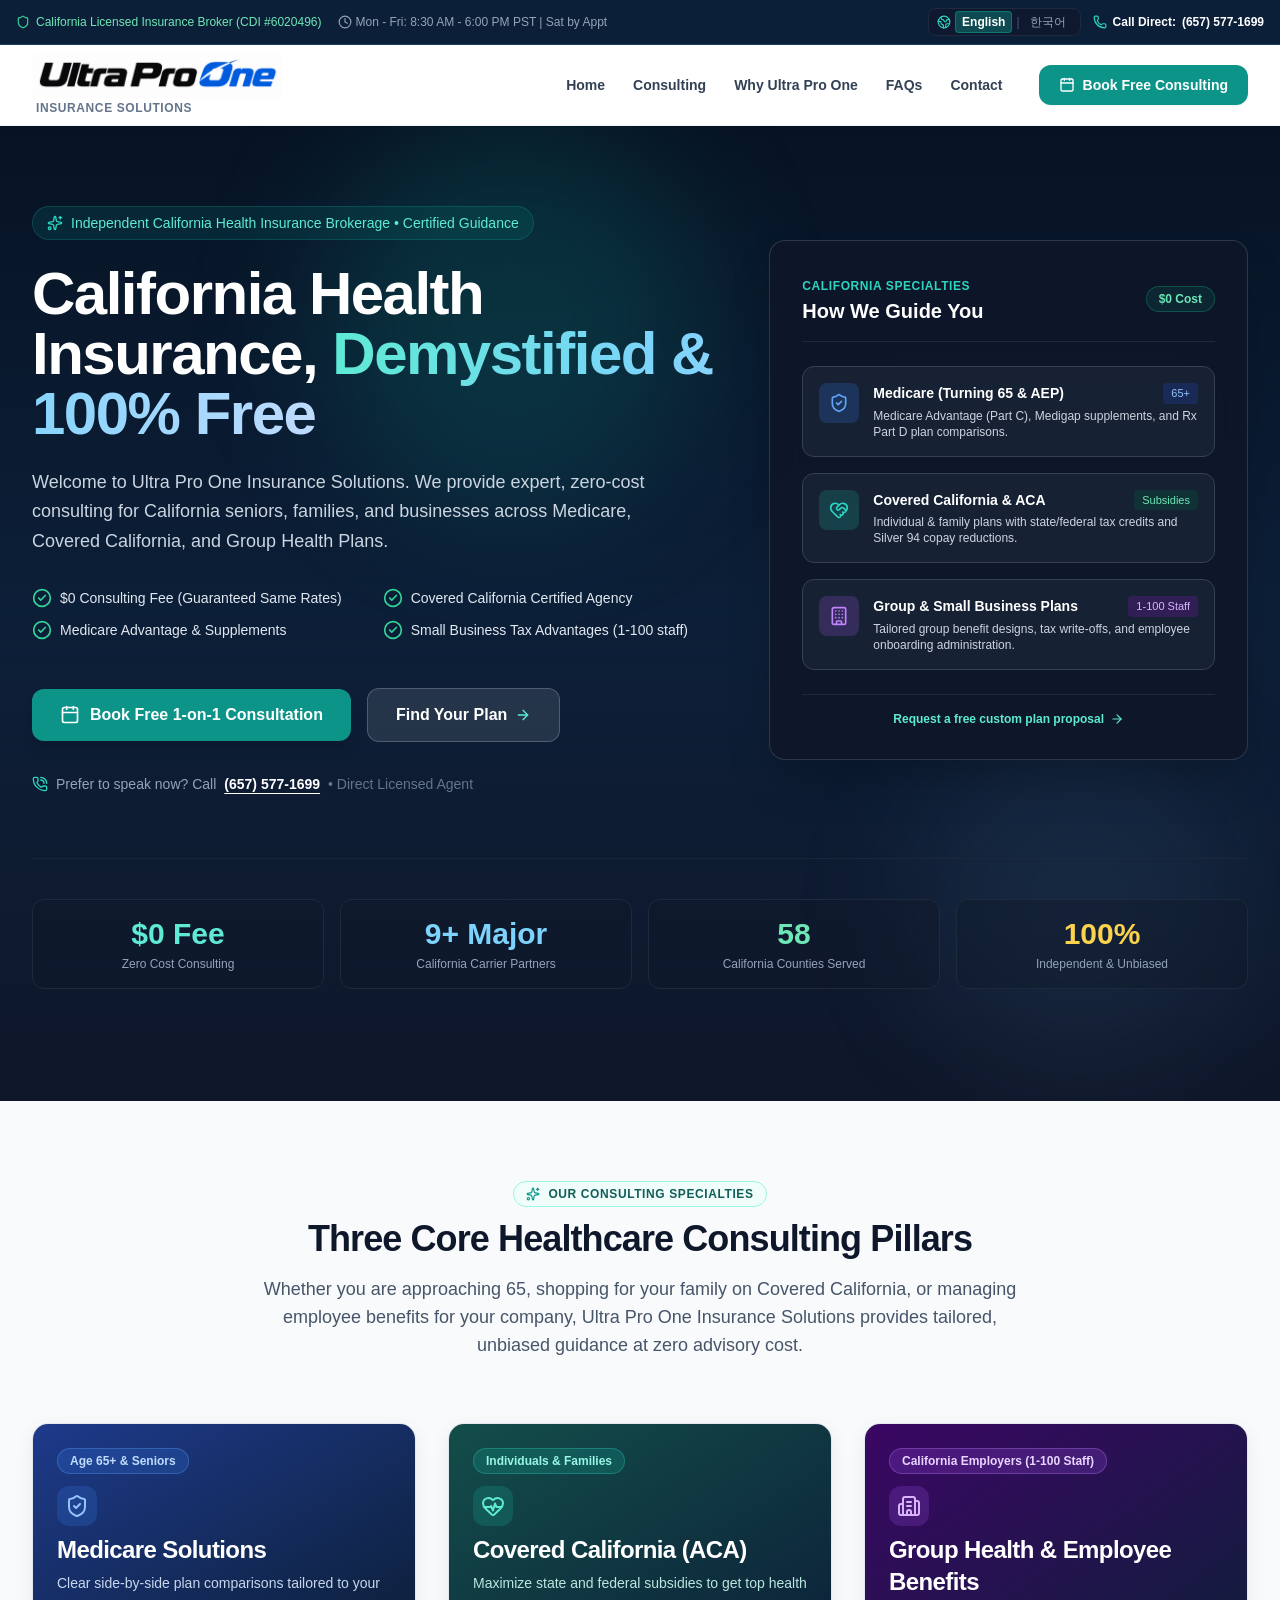
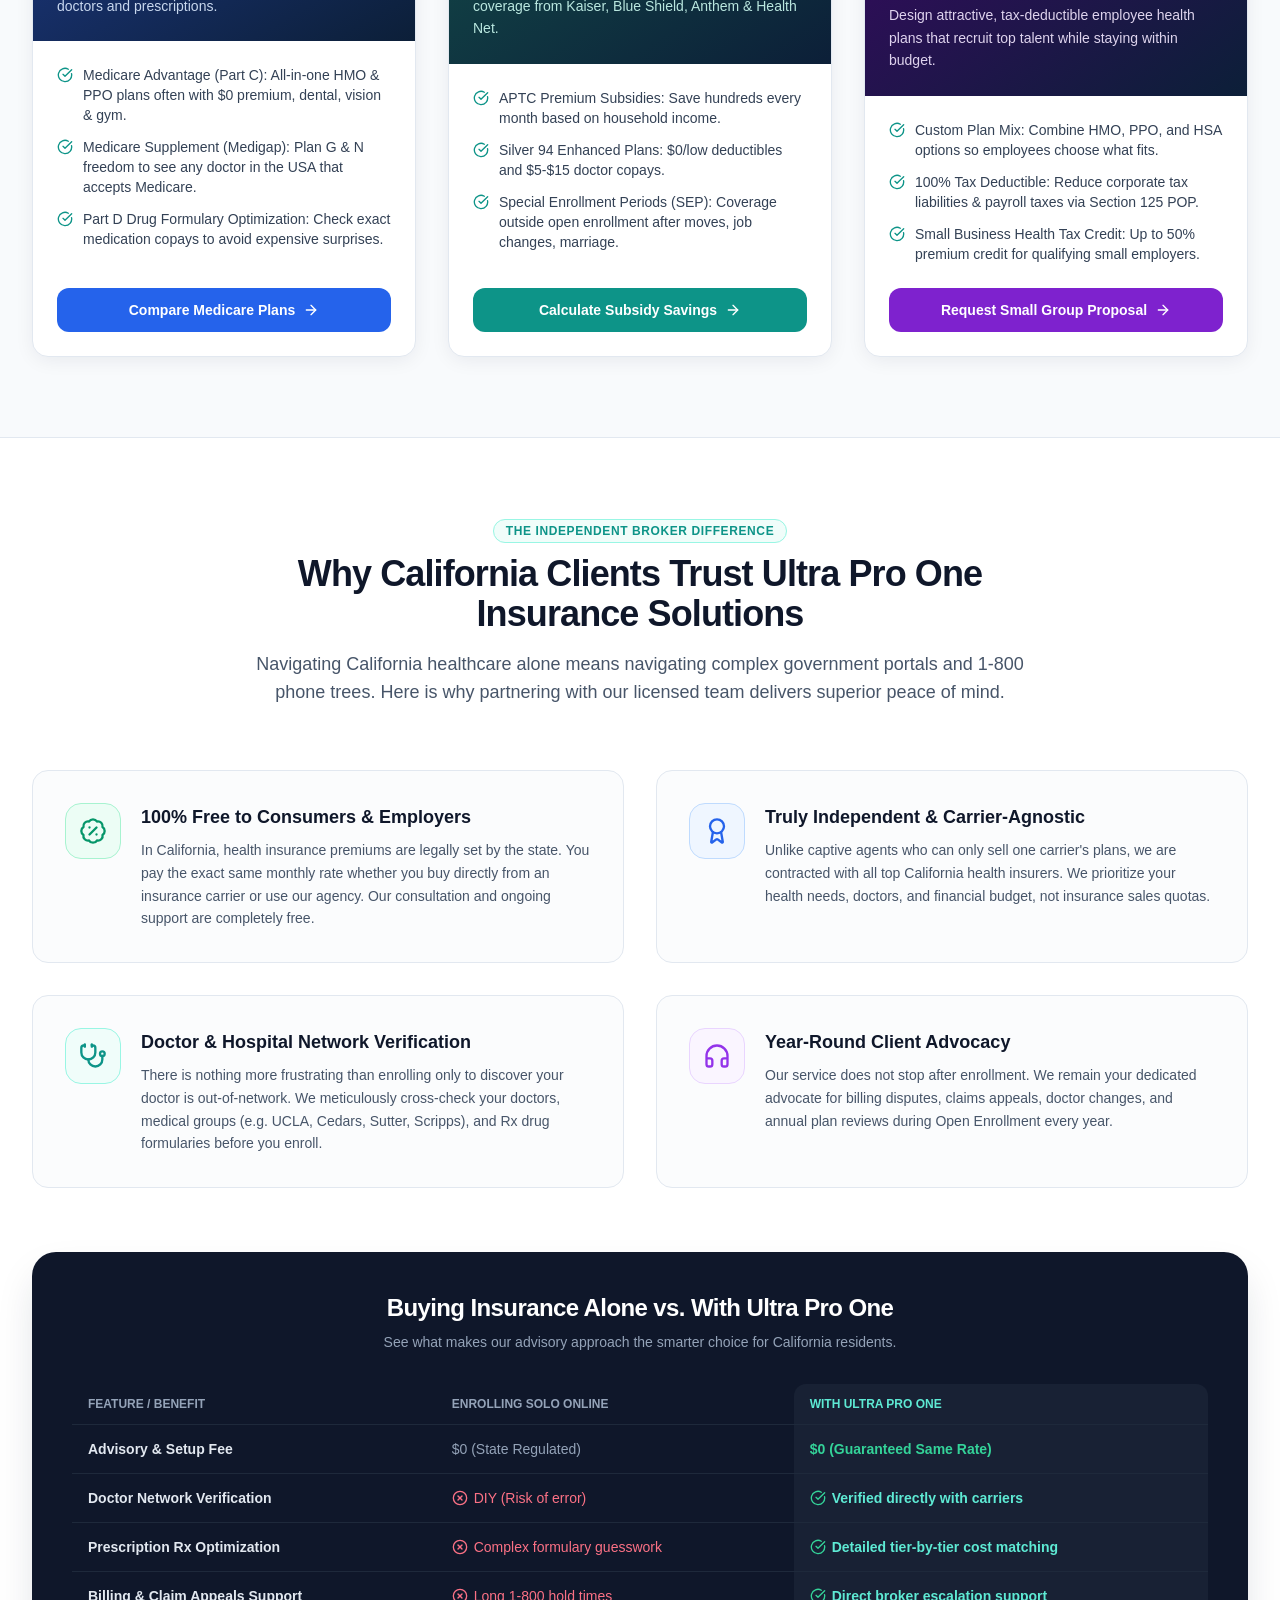
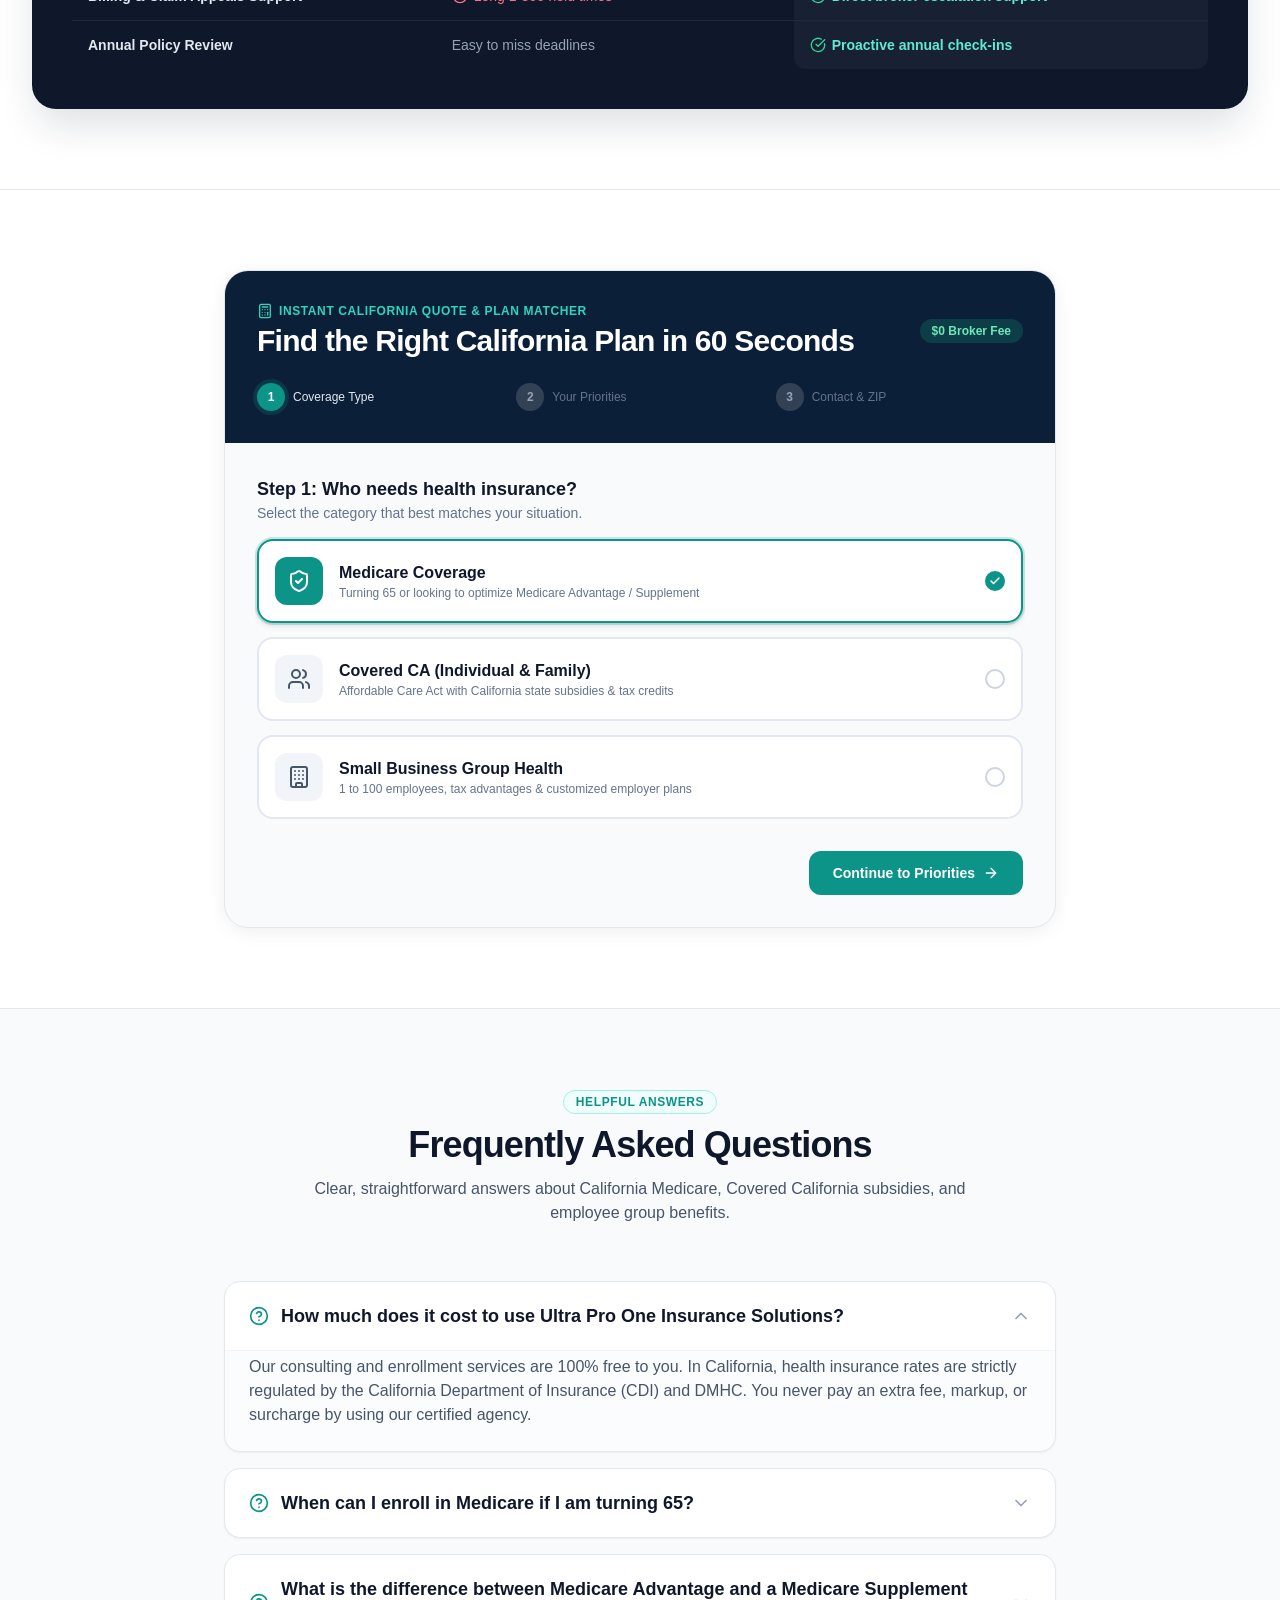
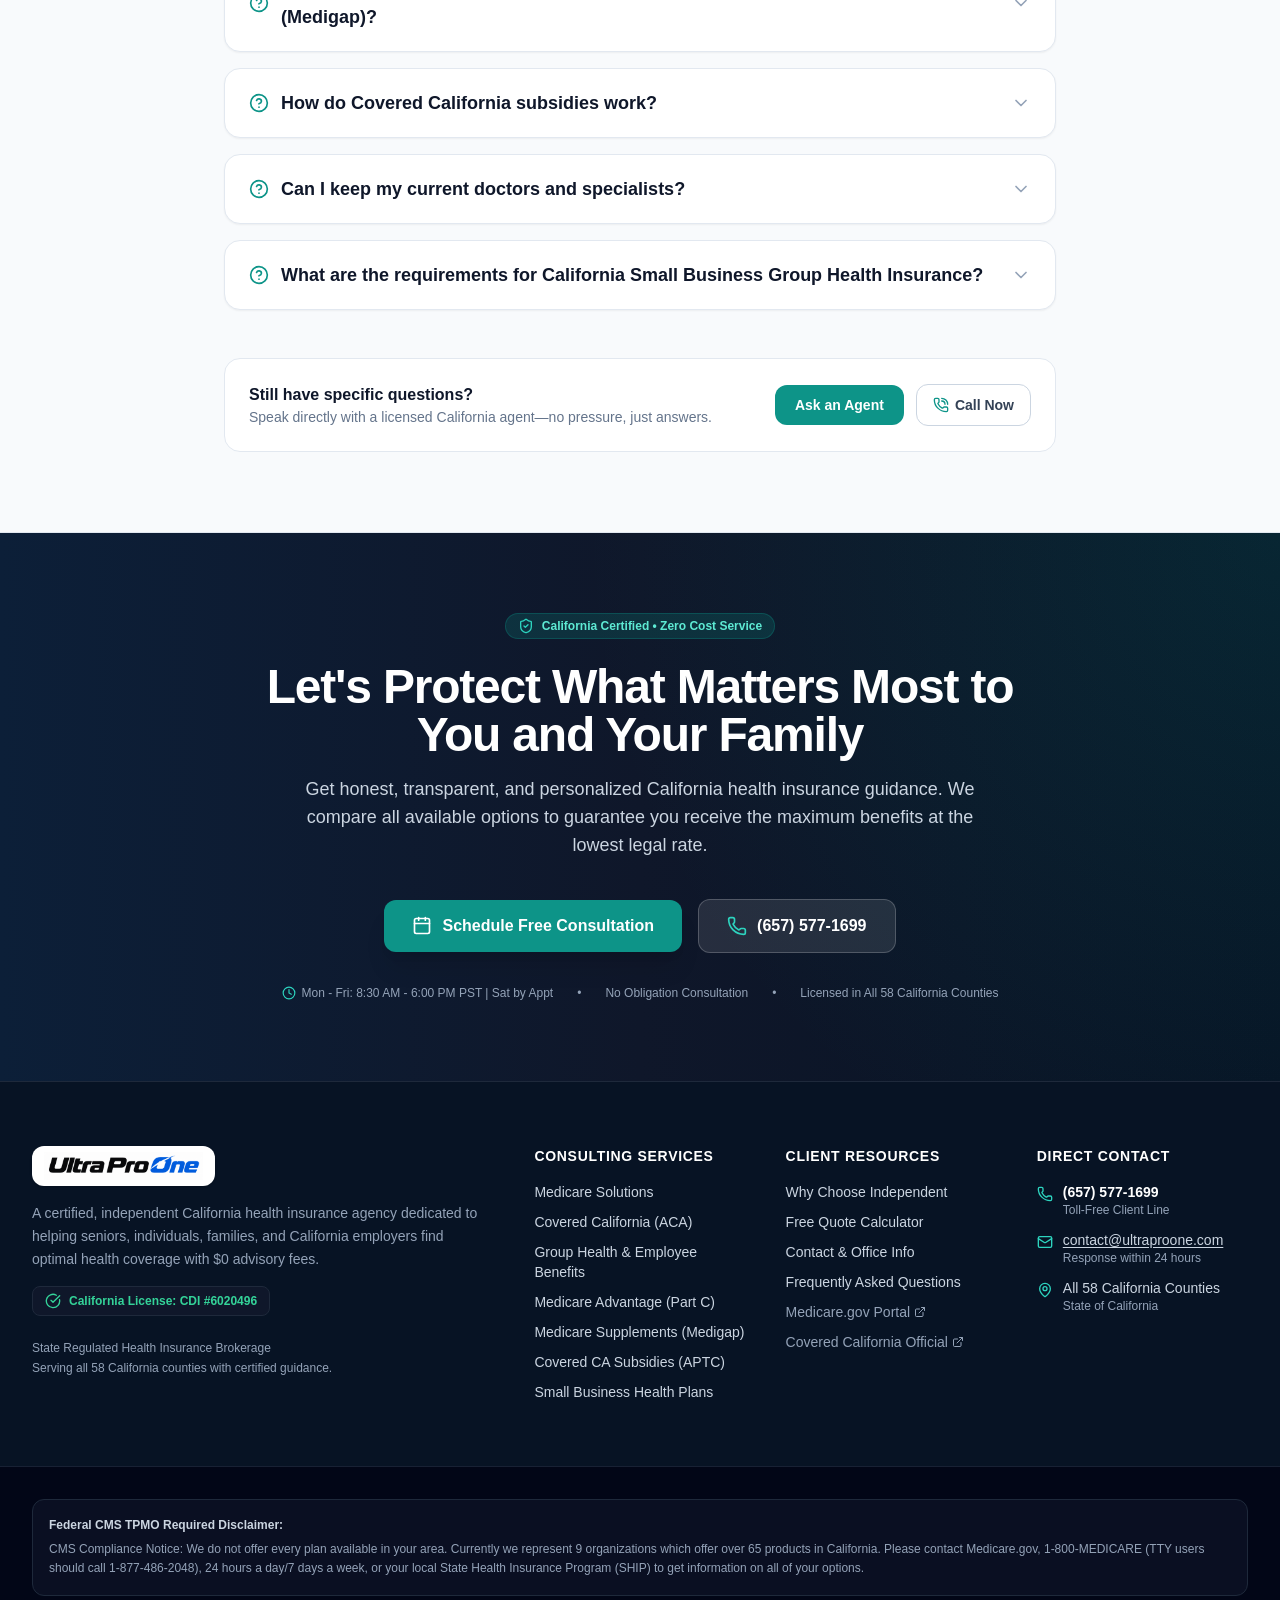
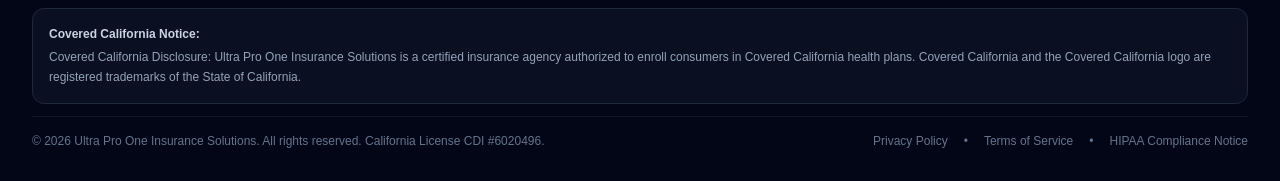
<file: index.html>
<!DOCTYPE html><!--_aMy2ctQs_w4G8_7chXuJ--><html lang="en"><head><meta charSet="utf-8"/><meta name="viewport" content="width=device-width, initial-scale=1"/><link rel="preload" as="image" href="/logo.png"/><link rel="stylesheet" href="/_next/static/css/33a028cffddf4a9d.css" data-precedence="next"/><link rel="preload" as="script" fetchPriority="low" href="/_next/static/chunks/webpack-a2a7106df7a920d1.js"/><script src="/_next/static/chunks/4bd1b696-c023c6e3521b1417.js" async=""></script><script src="/_next/static/chunks/255-2005b055456c798b.js" async=""></script><script src="/_next/static/chunks/main-app-6d74e51e62f535ee.js" async=""></script><script src="/_next/static/chunks/183-5c799b8dbe4536f9.js" async=""></script><script src="/_next/static/chunks/908-69c08bda937dd95a.js" async=""></script><script src="/_next/static/chunks/app/page-ad7e37e42bd8e8d9.js" async=""></script><title>Ultra Pro One Insurance Solutions | California Health Insurance Consulting</title><meta name="description" content="Expert, 100% free consulting for Medicare (Advantage &amp; Supplement), Covered California, and Small Business Group Health Plans across California. Licensed Broker CDI #6020496."/><meta name="author" content="Ultra Pro One Insurance Solutions"/><meta name="keywords" content="Ultra Pro One Insurance Solutions,California Medicare Broker,Covered California Certified Agent,Medicare Advantage California,Small Business Health Insurance California,Medigap California,Group health insurance agent,ACA health insurance California"/><meta property="og:title" content="Ultra Pro One Insurance Solutions | California Health Insurance Specialists"/><meta property="og:description" content="Get $0 cost guidance for Medicare, Covered California subsidies, and Group Health Insurance plans. Compare top CA carriers today."/><meta property="og:locale" content="en_US"/><meta property="og:type" content="website"/><meta name="twitter:card" content="summary"/><meta name="twitter:title" content="Ultra Pro One Insurance Solutions | California Health Insurance Specialists"/><meta name="twitter:description" content="Get $0 cost guidance for Medicare, Covered California subsidies, and Group Health Insurance plans. Compare top CA carriers today."/><script type="application/ld+json">{"@context":"https://schema.org","@type":"InsuranceAgency","name":"Ultra Pro One Insurance Solutions","description":"Independent health insurance brokerage in California providing Medicare, Covered California, and Group Health Insurance consulting.","telephone":"(657) 577-1699","email":"contact@ultraproone.com","areaServed":{"@type":"State","name":"California"},"priceRange":"$0 (Free Consultation)","openingHours":"Mo-Fr 08:30-18:00"}</script><script src="/_next/static/chunks/polyfills-42372ed130431b0a.js" noModule=""></script></head><body class="min-h-screen flex flex-col font-sans antialiased text-slate-800 bg-white"><div hidden=""><!--$--><!--/$--></div><div class="flex flex-col min-h-screen"><header class="sticky top-0 z-40 w-full bg-white/95 backdrop-blur-md shadow-sm border-b border-slate-100 transition-all"><div class="bg-brand-navy text-slate-200 text-xs py-2 px-4 border-b border-brand-navy-800"><div class="max-w-7xl mx-auto flex flex-wrap items-center justify-between gap-2"><div class="flex items-center gap-4 flex-wrap"><span class="inline-flex items-center gap-1.5 font-medium text-emerald-300"><svg xmlns="http://www.w3.org/2000/svg" width="24" height="24" viewBox="0 0 24 24" fill="none" stroke="currentColor" stroke-width="2" stroke-linecap="round" stroke-linejoin="round" class="lucide lucide-shield w-3.5 h-3.5 text-emerald-400" aria-hidden="true"><path d="M20 13c0 5-3.5 7.5-7.66 8.95a1 1 0 0 1-.67-.01C7.5 20.5 4 18 4 13V6a1 1 0 0 1 1-1c2 0 4.5-1.2 6.24-2.72a1.17 1.17 0 0 1 1.52 0C14.51 3.81 17 5 19 5a1 1 0 0 1 1 1z"></path></svg>California Licensed Insurance Broker (CDI #6020496)</span><span class="hidden md:inline-flex items-center gap-1 text-slate-400"><svg xmlns="http://www.w3.org/2000/svg" width="24" height="24" viewBox="0 0 24 24" fill="none" stroke="currentColor" stroke-width="2" stroke-linecap="round" stroke-linejoin="round" class="lucide lucide-clock w-3.5 h-3.5" aria-hidden="true"><circle cx="12" cy="12" r="10"></circle><path d="M12 6v6l4 2"></path></svg>Mon - Fri: 8:30 AM - 6:00 PM PST | Sat by Appt</span></div><div class="flex items-center gap-3 ml-auto"><div class="flex items-center gap-1 text-slate-300 bg-slate-900/60 px-2 py-0.5 rounded-lg border border-slate-800"><svg xmlns="http://www.w3.org/2000/svg" width="24" height="24" viewBox="0 0 24 24" fill="none" stroke="currentColor" stroke-width="2" stroke-linecap="round" stroke-linejoin="round" class="lucide lucide-earth lucide-globe-2 w-3.5 h-3.5 text-brand-teal-400 shrink-0" aria-hidden="true"><path d="M21.54 15H17a2 2 0 0 0-2 2v4.54"></path><path d="M7 3.34V5a3 3 0 0 0 3 3a2 2 0 0 1 2 2c0 1.1.9 2 2 2a2 2 0 0 0 2-2c0-1.1.9-2 2-2h3.17"></path><path d="M11 21.95V18a2 2 0 0 0-2-2a2 2 0 0 1-2-2v-1a2 2 0 0 0-2-2H2.05"></path><circle cx="12" cy="12" r="10"></circle></svg><button type="button" class="px-1.5 py-0.5 rounded text-xs transition cursor-pointer font-bold text-white bg-brand-teal/40 border border-brand-teal/60" title="Switch to English">English</button><span class="text-slate-600">|</span><button type="button" class="px-1.5 py-0.5 rounded text-xs transition cursor-pointer text-slate-400 hover:text-white" title="한국어 버전으로 전환">한국어</button></div><a href="tel:+16575771699" class="inline-flex items-center gap-1.5 font-semibold text-white hover:text-brand-teal-300 transition-colors"><svg xmlns="http://www.w3.org/2000/svg" width="24" height="24" viewBox="0 0 24 24" fill="none" stroke="currentColor" stroke-width="2" stroke-linecap="round" stroke-linejoin="round" class="lucide lucide-phone w-3.5 h-3.5 text-brand-teal-400" aria-hidden="true"><path d="M13.832 16.568a1 1 0 0 0 1.213-.303l.355-.465A2 2 0 0 1 17 15h3a2 2 0 0 1 2 2v3a2 2 0 0 1-2 2A18 18 0 0 1 2 4a2 2 0 0 1 2-2h3a2 2 0 0 1 2 2v3a2 2 0 0 1-.8 1.6l-.468.351a1 1 0 0 0-.292 1.233 14 14 0 0 0 6.392 6.384"></path></svg><span class="hidden sm:inline">Call Direct:</span><span>(657) 577-1699</span></a></div></div></div><div class="max-w-7xl mx-auto px-4 sm:px-6 lg:px-8"><div class="flex items-center justify-between h-20"><a class="flex items-center gap-3 group" href="/"><div class="flex flex-col"><img src="/logo.png" alt="Ultra Pro One Insurance Solutions" class="h-9 sm:h-11 w-auto object-contain transition-transform group-hover:scale-[1.02]"/><span class="text-[10px] sm:text-xs font-semibold uppercase tracking-wider text-slate-500 pl-1 mt-0.5">Insurance Solutions</span></div></a><div class="hidden lg:flex items-center gap-4"><nav class="flex items-center gap-1 text-sm font-semibold text-slate-700"><a class="px-3 py-2 rounded-lg hover:text-brand-teal hover:bg-slate-50 transition" href="/">Home</a><a class="px-3 py-2 rounded-lg hover:text-brand-teal hover:bg-slate-50 transition" href="/#services">Consulting</a><a class="px-3 py-2 rounded-lg hover:text-brand-teal hover:bg-slate-50 transition" href="/#why-us">Why Ultra Pro One</a><a class="px-3 py-2 rounded-lg hover:text-brand-teal hover:bg-slate-50 transition" href="/#faqs">FAQs</a><a class="px-3 py-2 rounded-lg hover:text-brand-teal hover:bg-slate-50 transition" href="/contact">Contact</a></nav><button class="inline-flex items-center gap-2 px-5 py-2.5 rounded-xl bg-brand-teal hover:bg-brand-teal-700 text-white font-semibold text-sm shadow-sm transition hover:shadow-md cursor-pointer ml-2"><svg xmlns="http://www.w3.org/2000/svg" width="24" height="24" viewBox="0 0 24 24" fill="none" stroke="currentColor" stroke-width="2" stroke-linecap="round" stroke-linejoin="round" class="lucide lucide-calendar w-4 h-4" aria-hidden="true"><path d="M8 2v3"></path><path d="M16 2v3"></path><rect x="3" y="3" width="18" height="18" rx="2"></rect><path d="M3 9h18"></path></svg>Book Free Consulting</button></div><div class="lg:hidden flex items-center gap-2"><button class="p-2 rounded-lg bg-brand-teal text-white hover:bg-brand-teal-700" aria-label="Book Free Consulting"><svg xmlns="http://www.w3.org/2000/svg" width="24" height="24" viewBox="0 0 24 24" fill="none" stroke="currentColor" stroke-width="2" stroke-linecap="round" stroke-linejoin="round" class="lucide lucide-calendar w-5 h-5" aria-hidden="true"><path d="M8 2v3"></path><path d="M16 2v3"></path><rect x="3" y="3" width="18" height="18" rx="2"></rect><path d="M3 9h18"></path></svg></button><button class="p-2 rounded-lg text-slate-700 hover:bg-slate-100 transition" aria-label="Toggle navigation menu"><svg xmlns="http://www.w3.org/2000/svg" width="24" height="24" viewBox="0 0 24 24" fill="none" stroke="currentColor" stroke-width="2" stroke-linecap="round" stroke-linejoin="round" class="lucide lucide-menu w-6 h-6" aria-hidden="true"><path d="M4 5h16"></path><path d="M4 12h16"></path><path d="M4 19h16"></path></svg></button></div></div></div></header><main class="flex-grow"><section class="relative overflow-hidden bg-gradient-to-b from-brand-navy-950 via-brand-navy to-slate-900 text-white pt-12 pb-20 lg:pt-20 lg:pb-28"><div class="absolute top-0 left-1/4 w-96 h-96 bg-brand-teal/20 rounded-full blur-3xl pointer-events-none"></div><div class="absolute bottom-10 right-10 w-80 h-80 bg-brand-navy-400/10 rounded-full blur-3xl pointer-events-none"></div><div class="max-w-7xl mx-auto px-4 sm:px-6 lg:px-8 relative z-10"><div class="grid grid-cols-1 lg:grid-cols-12 gap-12 items-center"><div class="lg:col-span-7 space-y-6 text-center lg:text-left"><div class="inline-flex items-center gap-2 px-3.5 py-1.5 rounded-full bg-brand-teal/15 border border-brand-teal/30 text-brand-teal-300 text-xs sm:text-sm font-medium"><svg xmlns="http://www.w3.org/2000/svg" width="24" height="24" viewBox="0 0 24 24" fill="none" stroke="currentColor" stroke-width="2" stroke-linecap="round" stroke-linejoin="round" class="lucide lucide-sparkles lucide-stars w-4 h-4 text-brand-teal-400" aria-hidden="true"><path d="M11.017 2.814a1 1 0 0 1 1.966 0l1.051 5.558a2 2 0 0 0 1.594 1.594l5.558 1.051a1 1 0 0 1 0 1.966l-5.558 1.051a2 2 0 0 0-1.594 1.594l-1.051 5.558a1 1 0 0 1-1.966 0l-1.051-5.558a2 2 0 0 0-1.594-1.594l-5.558-1.051a1 1 0 0 1 0-1.966l5.558-1.051a2 2 0 0 0 1.594-1.594z"></path><path d="M20 2v4"></path><path d="M22 4h-4"></path><circle cx="4" cy="20" r="2"></circle></svg><span>Independent California Health Insurance Brokerage • Certified Guidance</span></div><h1 class="text-3xl sm:text-5xl lg:text-6xl font-extrabold tracking-tight text-white leading-tight">California Health Insurance, <span class="text-transparent bg-clip-text bg-gradient-to-r from-brand-teal-300 via-sky-300 to-blue-200">Demystified &amp; 100% Free</span></h1><p class="text-slate-300 text-base sm:text-lg sm:leading-relaxed max-w-2xl mx-auto lg:mx-0">Welcome to Ultra Pro One Insurance Solutions. We provide expert, zero-cost consulting for California seniors, families, and businesses across Medicare, Covered California, and Group Health Plans.</p><div class="grid grid-cols-1 sm:grid-cols-2 gap-3 text-sm text-slate-200 pt-2 pb-2"><div class="flex items-center gap-2"><svg xmlns="http://www.w3.org/2000/svg" width="24" height="24" viewBox="0 0 24 24" fill="none" stroke="currentColor" stroke-width="2" stroke-linecap="round" stroke-linejoin="round" class="lucide lucide-circle-check lucide-check-circle-2 w-5 h-5 text-emerald-400 shrink-0" aria-hidden="true"><circle cx="12" cy="12" r="10"></circle><path d="m16 9-5.5 5.5L8 12"></path></svg><span>$0 Consulting Fee (Guaranteed Same Rates)</span></div><div class="flex items-center gap-2"><svg xmlns="http://www.w3.org/2000/svg" width="24" height="24" viewBox="0 0 24 24" fill="none" stroke="currentColor" stroke-width="2" stroke-linecap="round" stroke-linejoin="round" class="lucide lucide-circle-check lucide-check-circle-2 w-5 h-5 text-emerald-400 shrink-0" aria-hidden="true"><circle cx="12" cy="12" r="10"></circle><path d="m16 9-5.5 5.5L8 12"></path></svg><span>Covered California Certified Agency</span></div><div class="flex items-center gap-2"><svg xmlns="http://www.w3.org/2000/svg" width="24" height="24" viewBox="0 0 24 24" fill="none" stroke="currentColor" stroke-width="2" stroke-linecap="round" stroke-linejoin="round" class="lucide lucide-circle-check lucide-check-circle-2 w-5 h-5 text-emerald-400 shrink-0" aria-hidden="true"><circle cx="12" cy="12" r="10"></circle><path d="m16 9-5.5 5.5L8 12"></path></svg><span>Medicare Advantage &amp; Supplements</span></div><div class="flex items-center gap-2"><svg xmlns="http://www.w3.org/2000/svg" width="24" height="24" viewBox="0 0 24 24" fill="none" stroke="currentColor" stroke-width="2" stroke-linecap="round" stroke-linejoin="round" class="lucide lucide-circle-check lucide-check-circle-2 w-5 h-5 text-emerald-400 shrink-0" aria-hidden="true"><circle cx="12" cy="12" r="10"></circle><path d="m16 9-5.5 5.5L8 12"></path></svg><span>Small Business Tax Advantages (1-100 staff)</span></div></div><div class="flex flex-col sm:flex-row items-center justify-center lg:justify-start gap-4 pt-4"><button class="w-full sm:w-auto px-7 py-3.5 rounded-xl bg-brand-teal hover:bg-brand-teal-500 text-white font-bold text-base shadow-lg hover:shadow-brand-teal/25 transition-all flex items-center justify-center gap-2.5 cursor-pointer"><svg xmlns="http://www.w3.org/2000/svg" width="24" height="24" viewBox="0 0 24 24" fill="none" stroke="currentColor" stroke-width="2" stroke-linecap="round" stroke-linejoin="round" class="lucide lucide-calendar w-5 h-5" aria-hidden="true"><path d="M8 2v3"></path><path d="M16 2v3"></path><rect x="3" y="3" width="18" height="18" rx="2"></rect><path d="M3 9h18"></path></svg>Book Free 1-on-1 Consultation</button><a href="#quote-wizard" class="w-full sm:w-auto px-7 py-3.5 rounded-xl bg-white/10 hover:bg-white/15 text-white font-semibold text-base border border-white/20 transition-all flex items-center justify-center gap-2"><span>Find Your Plan</span><svg xmlns="http://www.w3.org/2000/svg" width="24" height="24" viewBox="0 0 24 24" fill="none" stroke="currentColor" stroke-width="2" stroke-linecap="round" stroke-linejoin="round" class="lucide lucide-arrow-right w-4 h-4 text-brand-teal-300" aria-hidden="true"><path d="M5 12h14"></path><path d="m12 5 7 7-7 7"></path></svg></a></div><div class="pt-2 flex items-center justify-center lg:justify-start gap-2 text-xs sm:text-sm text-slate-400"><svg xmlns="http://www.w3.org/2000/svg" width="24" height="24" viewBox="0 0 24 24" fill="none" stroke="currentColor" stroke-width="2" stroke-linecap="round" stroke-linejoin="round" class="lucide lucide-phone-call w-4 h-4 text-brand-teal-400" aria-hidden="true"><path d="M13 2a9 9 0 0 1 9 9"></path><path d="M13 6a5 5 0 0 1 5 5"></path><path d="M13.832 16.568a1 1 0 0 0 1.213-.303l.355-.465A2 2 0 0 1 17 15h3a2 2 0 0 1 2 2v3a2 2 0 0 1-2 2A18 18 0 0 1 2 4a2 2 0 0 1 2-2h3a2 2 0 0 1 2 2v3a2 2 0 0 1-.8 1.6l-.468.351a1 1 0 0 0-.292 1.233 14 14 0 0 0 6.392 6.384"></path></svg><span>Prefer to speak now? Call</span><a href="tel:+16575771699" class="font-bold text-white hover:text-brand-teal-300 underline underline-offset-4">(657) 577-1699</a><span class="text-slate-500">• Direct Licensed Agent</span></div></div><div class="lg:col-span-5"><div class="bg-slate-900/90 rounded-2xl border border-slate-700/80 p-6 sm:p-8 shadow-2xl relative backdrop-blur-xl"><div class="flex items-center justify-between pb-4 border-b border-slate-800"><div><span class="text-xs uppercase tracking-wider font-bold text-brand-teal-400">California Specialties</span><h3 class="text-xl font-bold text-white">How We Guide You</h3></div><div class="px-3 py-1 rounded-full bg-emerald-500/10 border border-emerald-500/30 text-emerald-300 text-xs font-semibold">$0 Cost</div></div><div class="space-y-4 mt-6"><div class="group p-4 rounded-xl bg-slate-800/60 hover:bg-slate-800 border border-slate-700 hover:border-brand-teal/50 transition cursor-pointer"><div class="flex items-start gap-3.5"><div class="w-10 h-10 rounded-lg bg-blue-500/20 text-blue-400 flex items-center justify-center shrink-0 group-hover:scale-105 transition-transform"><svg xmlns="http://www.w3.org/2000/svg" width="24" height="24" viewBox="0 0 24 24" fill="none" stroke="currentColor" stroke-width="2" stroke-linecap="round" stroke-linejoin="round" class="lucide lucide-shield-check w-5 h-5" aria-hidden="true"><path d="M20 13c0 5-3.5 7.5-7.66 8.95a1 1 0 0 1-.67-.01C7.5 20.5 4 18 4 13V6a1 1 0 0 1 1-1c2 0 4.5-1.2 6.24-2.72a1.17 1.17 0 0 1 1.52 0C14.51 3.81 17 5 19 5a1 1 0 0 1 1 1z"></path><path d="m9 12 2 2 4-4"></path></svg></div><div class="flex-1"><div class="flex items-center justify-between"><h4 class="font-bold text-white text-sm group-hover:text-brand-teal-300 transition-colors">Medicare (Turning 65 &amp; AEP)</h4><span class="text-[11px] text-blue-300 bg-blue-900/40 px-2 py-0.5 rounded">65+</span></div><p class="text-xs text-slate-300 mt-1">Medicare Advantage (Part C), Medigap supplements, and Rx Part D plan comparisons.</p></div></div></div><div class="group p-4 rounded-xl bg-slate-800/60 hover:bg-slate-800 border border-slate-700 hover:border-brand-teal/50 transition cursor-pointer"><div class="flex items-start gap-3.5"><div class="w-10 h-10 rounded-lg bg-teal-500/20 text-teal-400 flex items-center justify-center shrink-0 group-hover:scale-105 transition-transform"><svg xmlns="http://www.w3.org/2000/svg" width="24" height="24" viewBox="0 0 24 24" fill="none" stroke="currentColor" stroke-width="2" stroke-linecap="round" stroke-linejoin="round" class="lucide lucide-heart-handshake w-5 h-5" aria-hidden="true"><path d="M19.414 14.414C21 12.828 22 11.5 22 9.5a5.5 5.5 0 0 0-9.591-3.676.6.6 0 0 1-.818.001A5.5 5.5 0 0 0 2 9.5c0 2.3 1.5 4 3 5.5l5.535 5.362a2 2 0 0 0 2.879.052 2.12 2.12 0 0 0-.004-3 2.124 2.124 0 1 0 3-3 2.124 2.124 0 0 0 3.004 0 2 2 0 0 0 0-2.828l-1.881-1.882a2.41 2.41 0 0 0-3.409 0l-1.71 1.71a2 2 0 0 1-2.828 0 2 2 0 0 1 0-2.828l2.823-2.762"></path></svg></div><div class="flex-1"><div class="flex items-center justify-between"><h4 class="font-bold text-white text-sm group-hover:text-brand-teal-300 transition-colors">Covered California &amp; ACA</h4><span class="text-[11px] text-emerald-300 bg-emerald-900/40 px-2 py-0.5 rounded">Subsidies</span></div><p class="text-xs text-slate-300 mt-1">Individual &amp; family plans with state/federal tax credits and Silver 94 copay reductions.</p></div></div></div><div class="group p-4 rounded-xl bg-slate-800/60 hover:bg-slate-800 border border-slate-700 hover:border-brand-teal/50 transition cursor-pointer"><div class="flex items-start gap-3.5"><div class="w-10 h-10 rounded-lg bg-purple-500/20 text-purple-400 flex items-center justify-center shrink-0 group-hover:scale-105 transition-transform"><svg xmlns="http://www.w3.org/2000/svg" width="24" height="24" viewBox="0 0 24 24" fill="none" stroke="currentColor" stroke-width="2" stroke-linecap="round" stroke-linejoin="round" class="lucide lucide-building w-5 h-5" aria-hidden="true"><path d="M12 10h.01"></path><path d="M12 14h.01"></path><path d="M12 6h.01"></path><path d="M16 10h.01"></path><path d="M16 14h.01"></path><path d="M16 6h.01"></path><path d="M8 10h.01"></path><path d="M8 14h.01"></path><path d="M8 6h.01"></path><path d="M9 22v-3a1 1 0 0 1 1-1h4a1 1 0 0 1 1 1v3"></path><rect x="4" y="2" width="16" height="20" rx="2"></rect></svg></div><div class="flex-1"><div class="flex items-center justify-between"><h4 class="font-bold text-white text-sm group-hover:text-brand-teal-300 transition-colors">Group &amp; Small Business Plans</h4><span class="text-[11px] text-purple-300 bg-purple-900/40 px-2 py-0.5 rounded">1-100 Staff</span></div><p class="text-xs text-slate-300 mt-1">Tailored group benefit designs, tax write-offs, and employee onboarding administration.</p></div></div></div></div><div class="mt-6 pt-4 border-t border-slate-800 text-center"><button class="text-xs font-semibold text-brand-teal-300 hover:text-white flex items-center justify-center gap-1.5 mx-auto group cursor-pointer"><span>Request a free custom plan proposal</span><svg xmlns="http://www.w3.org/2000/svg" width="24" height="24" viewBox="0 0 24 24" fill="none" stroke="currentColor" stroke-width="2" stroke-linecap="round" stroke-linejoin="round" class="lucide lucide-arrow-right w-3.5 h-3.5 group-hover:translate-x-1 transition-transform" aria-hidden="true"><path d="M5 12h14"></path><path d="m12 5 7 7-7 7"></path></svg></button></div></div></div></div><div class="grid grid-cols-2 md:grid-cols-4 gap-4 mt-16 pt-10 border-t border-slate-800/80 text-center"><div class="p-4 rounded-xl bg-slate-900/40 border border-slate-800"><div class="text-2xl sm:text-3xl font-extrabold text-brand-teal-300">$0 Fee</div><div class="text-xs text-slate-400 mt-1">Zero Cost Consulting</div></div><div class="p-4 rounded-xl bg-slate-900/40 border border-slate-800"><div class="text-2xl sm:text-3xl font-extrabold text-sky-300">9+ Major</div><div class="text-xs text-slate-400 mt-1">California Carrier Partners</div></div><div class="p-4 rounded-xl bg-slate-900/40 border border-slate-800"><div class="text-2xl sm:text-3xl font-extrabold text-emerald-300">58</div><div class="text-xs text-slate-400 mt-1">California Counties Served</div></div><div class="p-4 rounded-xl bg-slate-900/40 border border-slate-800"><div class="text-2xl sm:text-3xl font-extrabold text-amber-300">100%</div><div class="text-xs text-slate-400 mt-1">Independent &amp; Unbiased</div></div></div></div></section><section id="services" class="py-20 bg-slate-50 border-b border-slate-200"><div class="max-w-7xl mx-auto px-4 sm:px-6 lg:px-8"><div class="text-center max-w-3xl mx-auto mb-16"><div class="inline-flex items-center gap-2 px-3 py-1 rounded-full bg-brand-teal-50 border border-brand-teal-200 text-brand-teal-800 text-xs font-bold uppercase tracking-wider mb-3"><svg xmlns="http://www.w3.org/2000/svg" width="24" height="24" viewBox="0 0 24 24" fill="none" stroke="currentColor" stroke-width="2" stroke-linecap="round" stroke-linejoin="round" class="lucide lucide-sparkles lucide-stars w-3.5 h-3.5 text-brand-teal" aria-hidden="true"><path d="M11.017 2.814a1 1 0 0 1 1.966 0l1.051 5.558a2 2 0 0 0 1.594 1.594l5.558 1.051a1 1 0 0 1 0 1.966l-5.558 1.051a2 2 0 0 0-1.594 1.594l-1.051 5.558a1 1 0 0 1-1.966 0l-1.051-5.558a2 2 0 0 0-1.594-1.594l-5.558-1.051a1 1 0 0 1 0-1.966l5.558-1.051a2 2 0 0 0 1.594-1.594z"></path><path d="M20 2v4"></path><path d="M22 4h-4"></path><circle cx="4" cy="20" r="2"></circle></svg>Our Consulting Specialties</div><h2 class="text-3xl sm:text-4xl font-extrabold text-slate-900 tracking-tight">Three Core Healthcare Consulting Pillars</h2><p class="text-slate-600 text-base sm:text-lg mt-4 max-w-3xl mx-auto">Whether you are approaching 65, shopping for your family on Covered California, or managing employee benefits for your company, Ultra Pro One Insurance Solutions provides tailored, unbiased guidance at zero advisory cost.</p></div><div class="grid grid-cols-1 lg:grid-cols-3 gap-8 items-stretch"><div id="medicare" class="bg-white rounded-2xl border border-slate-200 shadow-soft hover:shadow-elevated transition-all flex flex-col justify-between overflow-hidden group scroll-mt-28"><div class="flex flex-col flex-1"><div class="p-6 bg-gradient-to-br from-blue-900 to-brand-navy text-white relative min-h-[190px] flex flex-col justify-between"><div><span class="inline-block px-3 py-1 rounded-full bg-blue-500/20 border border-blue-400/30 text-blue-200 text-xs font-semibold mb-3">Age 65+ &amp; Seniors</span><div class="w-10 h-10 rounded-xl bg-blue-500/20 text-blue-300 flex items-center justify-center mb-2"><svg xmlns="http://www.w3.org/2000/svg" width="24" height="24" viewBox="0 0 24 24" fill="none" stroke="currentColor" stroke-width="2" stroke-linecap="round" stroke-linejoin="round" class="lucide lucide-shield-check w-6 h-6" aria-hidden="true"><path d="M20 13c0 5-3.5 7.5-7.66 8.95a1 1 0 0 1-.67-.01C7.5 20.5 4 18 4 13V6a1 1 0 0 1 1-1c2 0 4.5-1.2 6.24-2.72a1.17 1.17 0 0 1 1.52 0C14.51 3.81 17 5 19 5a1 1 0 0 1 1 1z"></path><path d="m9 12 2 2 4-4"></path></svg></div></div><div><h3 class="text-2xl font-bold text-white tracking-tight">Medicare Solutions</h3><p class="text-blue-100/90 text-sm mt-1.5 leading-relaxed">Clear side-by-side plan comparisons tailored to your doctors and prescriptions.</p></div></div><div class="p-6 space-y-3.5 text-sm text-slate-700 flex-1 flex flex-col justify-start"><ul class="space-y-3 text-sm text-slate-700"><li class="flex items-start gap-2.5"><svg xmlns="http://www.w3.org/2000/svg" width="24" height="24" viewBox="0 0 24 24" fill="none" stroke="currentColor" stroke-width="2" stroke-linecap="round" stroke-linejoin="round" class="lucide lucide-circle-check-big lucide-check-circle w-4 h-4 text-brand-teal mt-0.5 shrink-0" aria-hidden="true"><path d="M21.801 10A10 10 0 1 1 17 3.335"></path><path d="m9 11 3 3L22 4"></path></svg><span>Medicare Advantage (Part C): All-in-one HMO &amp; PPO plans often with $0 premium, dental, vision &amp; gym.</span></li><li class="flex items-start gap-2.5"><svg xmlns="http://www.w3.org/2000/svg" width="24" height="24" viewBox="0 0 24 24" fill="none" stroke="currentColor" stroke-width="2" stroke-linecap="round" stroke-linejoin="round" class="lucide lucide-circle-check-big lucide-check-circle w-4 h-4 text-brand-teal mt-0.5 shrink-0" aria-hidden="true"><path d="M21.801 10A10 10 0 1 1 17 3.335"></path><path d="m9 11 3 3L22 4"></path></svg><span>Medicare Supplement (Medigap): Plan G &amp; N freedom to see any doctor in the USA that accepts Medicare.</span></li><li class="flex items-start gap-2.5"><svg xmlns="http://www.w3.org/2000/svg" width="24" height="24" viewBox="0 0 24 24" fill="none" stroke="currentColor" stroke-width="2" stroke-linecap="round" stroke-linejoin="round" class="lucide lucide-circle-check-big lucide-check-circle w-4 h-4 text-brand-teal mt-0.5 shrink-0" aria-hidden="true"><path d="M21.801 10A10 10 0 1 1 17 3.335"></path><path d="m9 11 3 3L22 4"></path></svg><span>Part D Drug Formulary Optimization: Check exact medication copays to avoid expensive surprises.</span></li></ul></div></div><div class="p-6 pt-0"><button class="w-full py-3 px-4 rounded-xl bg-blue-600 hover:bg-blue-700 text-white font-semibold text-sm transition-colors flex items-center justify-center gap-2 cursor-pointer"><span>Compare Medicare Plans</span><svg xmlns="http://www.w3.org/2000/svg" width="24" height="24" viewBox="0 0 24 24" fill="none" stroke="currentColor" stroke-width="2" stroke-linecap="round" stroke-linejoin="round" class="lucide lucide-arrow-right w-4 h-4" aria-hidden="true"><path d="M5 12h14"></path><path d="m12 5 7 7-7 7"></path></svg></button></div></div><div id="covered-ca" class="bg-white rounded-2xl border border-slate-200 shadow-soft hover:shadow-elevated transition-all flex flex-col justify-between overflow-hidden group scroll-mt-28"><div class="flex flex-col flex-1"><div class="p-6 bg-gradient-to-br from-teal-900 to-brand-navy text-white relative min-h-[190px] flex flex-col justify-between"><div><span class="inline-block px-3 py-1 rounded-full bg-teal-500/20 border border-teal-400/30 text-teal-200 text-xs font-semibold mb-3">Individuals &amp; Families</span><div class="w-10 h-10 rounded-xl bg-teal-500/20 text-teal-300 flex items-center justify-center mb-2"><svg xmlns="http://www.w3.org/2000/svg" width="24" height="24" viewBox="0 0 24 24" fill="none" stroke="currentColor" stroke-width="2" stroke-linecap="round" stroke-linejoin="round" class="lucide lucide-heart-pulse w-6 h-6" aria-hidden="true"><path d="M2 9.5a5.5 5.5 0 0 1 9.591-3.676.56.56 0 0 0 .818 0A5.49 5.49 0 0 1 22 9.5c0 2.29-1.5 4-3 5.5l-5.492 5.313a2 2 0 0 1-3 .019L5 15c-1.5-1.5-3-3.2-3-5.5"></path><path d="M3.22 13H9.5l.5-1 2 4.5 2-7 1.5 3.5h5.27"></path></svg></div></div><div><h3 class="text-2xl font-bold text-white tracking-tight">Covered California (ACA)</h3><p class="text-teal-100/90 text-sm mt-1.5 leading-relaxed">Maximize state and federal subsidies to get top health coverage from Kaiser, Blue Shield, Anthem &amp; Health Net.</p></div></div><div class="p-6 space-y-3.5 text-sm text-slate-700 flex-1 flex flex-col justify-start"><ul class="space-y-3 text-sm text-slate-700"><li class="flex items-start gap-2.5"><svg xmlns="http://www.w3.org/2000/svg" width="24" height="24" viewBox="0 0 24 24" fill="none" stroke="currentColor" stroke-width="2" stroke-linecap="round" stroke-linejoin="round" class="lucide lucide-circle-check-big lucide-check-circle w-4 h-4 text-brand-teal mt-0.5 shrink-0" aria-hidden="true"><path d="M21.801 10A10 10 0 1 1 17 3.335"></path><path d="m9 11 3 3L22 4"></path></svg><span>APTC Premium Subsidies: Save hundreds every month based on household income.</span></li><li class="flex items-start gap-2.5"><svg xmlns="http://www.w3.org/2000/svg" width="24" height="24" viewBox="0 0 24 24" fill="none" stroke="currentColor" stroke-width="2" stroke-linecap="round" stroke-linejoin="round" class="lucide lucide-circle-check-big lucide-check-circle w-4 h-4 text-brand-teal mt-0.5 shrink-0" aria-hidden="true"><path d="M21.801 10A10 10 0 1 1 17 3.335"></path><path d="m9 11 3 3L22 4"></path></svg><span>Silver 94 Enhanced Plans: $0/low deductibles and $5-$15 doctor copays.</span></li><li class="flex items-start gap-2.5"><svg xmlns="http://www.w3.org/2000/svg" width="24" height="24" viewBox="0 0 24 24" fill="none" stroke="currentColor" stroke-width="2" stroke-linecap="round" stroke-linejoin="round" class="lucide lucide-circle-check-big lucide-check-circle w-4 h-4 text-brand-teal mt-0.5 shrink-0" aria-hidden="true"><path d="M21.801 10A10 10 0 1 1 17 3.335"></path><path d="m9 11 3 3L22 4"></path></svg><span>Special Enrollment Periods (SEP): Coverage outside open enrollment after moves, job changes, marriage.</span></li></ul></div></div><div class="p-6 pt-0"><button class="w-full py-3 px-4 rounded-xl bg-brand-teal hover:bg-brand-teal-700 text-white font-semibold text-sm transition-colors flex items-center justify-center gap-2 cursor-pointer"><span>Calculate Subsidy Savings</span><svg xmlns="http://www.w3.org/2000/svg" width="24" height="24" viewBox="0 0 24 24" fill="none" stroke="currentColor" stroke-width="2" stroke-linecap="round" stroke-linejoin="round" class="lucide lucide-arrow-right w-4 h-4" aria-hidden="true"><path d="M5 12h14"></path><path d="m12 5 7 7-7 7"></path></svg></button></div></div><div id="group-health" class="bg-white rounded-2xl border border-slate-200 shadow-soft hover:shadow-elevated transition-all flex flex-col justify-between overflow-hidden group scroll-mt-28"><div class="flex flex-col flex-1"><div class="p-6 bg-gradient-to-br from-purple-950 to-brand-navy text-white relative min-h-[190px] flex flex-col justify-between"><div><span class="inline-block px-3 py-1 rounded-full bg-purple-500/20 border border-purple-400/30 text-purple-200 text-xs font-semibold mb-3">California Employers (1-100 Staff)</span><div class="w-10 h-10 rounded-xl bg-purple-500/20 text-purple-300 flex items-center justify-center mb-2"><svg xmlns="http://www.w3.org/2000/svg" width="24" height="24" viewBox="0 0 24 24" fill="none" stroke="currentColor" stroke-width="2" stroke-linecap="round" stroke-linejoin="round" class="lucide lucide-building-complex lucide-building-2 w-6 h-6" aria-hidden="true"><path d="M10 12h4"></path><path d="M10 8h4"></path><path d="M14 21v-3a2 2 0 0 0-4 0v3"></path><path d="M6 10H4a2 2 0 0 0-2 2v7a2 2 0 0 0 2 2h16a2 2 0 0 0 2-2V9a2 2 0 0 0-2-2h-2"></path><path d="M6 21V5a2 2 0 0 1 2-2h8a2 2 0 0 1 2 2v16"></path></svg></div></div><div><h3 class="text-2xl font-bold text-white tracking-tight">Group Health &amp; Employee Benefits</h3><p class="text-purple-100/90 text-sm mt-1.5 leading-relaxed">Design attractive, tax-deductible employee health plans that recruit top talent while staying within budget.</p></div></div><div class="p-6 space-y-3.5 text-sm text-slate-700 flex-1 flex flex-col justify-start"><ul class="space-y-3 text-sm text-slate-700"><li class="flex items-start gap-2.5"><svg xmlns="http://www.w3.org/2000/svg" width="24" height="24" viewBox="0 0 24 24" fill="none" stroke="currentColor" stroke-width="2" stroke-linecap="round" stroke-linejoin="round" class="lucide lucide-circle-check-big lucide-check-circle w-4 h-4 text-brand-teal mt-0.5 shrink-0" aria-hidden="true"><path d="M21.801 10A10 10 0 1 1 17 3.335"></path><path d="m9 11 3 3L22 4"></path></svg><span>Custom Plan Mix: Combine HMO, PPO, and HSA options so employees choose what fits.</span></li><li class="flex items-start gap-2.5"><svg xmlns="http://www.w3.org/2000/svg" width="24" height="24" viewBox="0 0 24 24" fill="none" stroke="currentColor" stroke-width="2" stroke-linecap="round" stroke-linejoin="round" class="lucide lucide-circle-check-big lucide-check-circle w-4 h-4 text-brand-teal mt-0.5 shrink-0" aria-hidden="true"><path d="M21.801 10A10 10 0 1 1 17 3.335"></path><path d="m9 11 3 3L22 4"></path></svg><span>100% Tax Deductible: Reduce corporate tax liabilities &amp; payroll taxes via Section 125 POP.</span></li><li class="flex items-start gap-2.5"><svg xmlns="http://www.w3.org/2000/svg" width="24" height="24" viewBox="0 0 24 24" fill="none" stroke="currentColor" stroke-width="2" stroke-linecap="round" stroke-linejoin="round" class="lucide lucide-circle-check-big lucide-check-circle w-4 h-4 text-brand-teal mt-0.5 shrink-0" aria-hidden="true"><path d="M21.801 10A10 10 0 1 1 17 3.335"></path><path d="m9 11 3 3L22 4"></path></svg><span>Small Business Health Tax Credit: Up to 50% premium credit for qualifying small employers.</span></li></ul></div></div><div class="p-6 pt-0"><button class="w-full py-3 px-4 rounded-xl bg-purple-700 hover:bg-purple-800 text-white font-semibold text-sm transition-colors flex items-center justify-center gap-2 cursor-pointer"><span>Request Small Group Proposal</span><svg xmlns="http://www.w3.org/2000/svg" width="24" height="24" viewBox="0 0 24 24" fill="none" stroke="currentColor" stroke-width="2" stroke-linecap="round" stroke-linejoin="round" class="lucide lucide-arrow-right w-4 h-4" aria-hidden="true"><path d="M5 12h14"></path><path d="m12 5 7 7-7 7"></path></svg></button></div></div></div></div></section><section id="why-us" class="py-20 bg-white border-b border-slate-200 scroll-mt-28"><div class="max-w-7xl mx-auto px-4 sm:px-6 lg:px-8"><div class="text-center max-w-3xl mx-auto mb-16"><span class="text-xs font-bold uppercase tracking-wider text-brand-teal px-3 py-1 bg-brand-teal-50 rounded-full border border-brand-teal-200">The Independent Broker Difference</span><h2 class="text-3xl sm:text-4xl font-extrabold text-slate-900 tracking-tight mt-3">Why California Clients Trust <!-- -->Ultra Pro One Insurance Solutions</h2><p class="text-slate-600 text-base sm:text-lg mt-4">Navigating California healthcare alone means navigating complex government portals and 1-800 phone trees. Here is why partnering with our licensed team delivers superior peace of mind.</p></div><div class="grid grid-cols-1 md:grid-cols-2 gap-8 mb-16"><div class="p-8 rounded-2xl border border-slate-200 bg-slate-50/50 hover:bg-white hover:shadow-card transition-all flex items-start gap-5"><div class="w-14 h-14 rounded-2xl flex items-center justify-center shrink-0 border bg-emerald-50 text-emerald-600 border-emerald-200"><svg xmlns="http://www.w3.org/2000/svg" width="24" height="24" viewBox="0 0 24 24" fill="none" stroke="currentColor" stroke-width="2" stroke-linecap="round" stroke-linejoin="round" class="lucide lucide-badge-percent w-7 h-7" aria-hidden="true"><path d="M3.85 8.62a4 4 0 0 1 4.78-4.77 4 4 0 0 1 6.74 0 4 4 0 0 1 4.78 4.78 4 4 0 0 1 0 6.74 4 4 0 0 1-4.77 4.78 4 4 0 0 1-6.75 0 4 4 0 0 1-4.78-4.77 4 4 0 0 1 0-6.76Z"></path><path d="m15 9-6 6"></path><path d="M9 9h.01"></path><path d="M15 15h.01"></path></svg></div><div><h3 class="text-lg font-bold text-slate-900 mb-2">100% Free to Consumers &amp; Employers</h3><p class="text-sm text-slate-600 leading-relaxed">In California, health insurance premiums are legally set by the state. You pay the exact same monthly rate whether you buy directly from an insurance carrier or use our agency. Our consultation and ongoing support are completely free.</p></div></div><div class="p-8 rounded-2xl border border-slate-200 bg-slate-50/50 hover:bg-white hover:shadow-card transition-all flex items-start gap-5"><div class="w-14 h-14 rounded-2xl flex items-center justify-center shrink-0 border bg-blue-50 text-blue-600 border-blue-200"><svg xmlns="http://www.w3.org/2000/svg" width="24" height="24" viewBox="0 0 24 24" fill="none" stroke="currentColor" stroke-width="2" stroke-linecap="round" stroke-linejoin="round" class="lucide lucide-award w-7 h-7" aria-hidden="true"><path d="m15.477 12.89 1.515 8.526a.5.5 0 0 1-.81.47l-3.58-2.687a1 1 0 0 0-1.197 0l-3.586 2.686a.5.5 0 0 1-.81-.469l1.514-8.526"></path><circle cx="12" cy="8" r="6"></circle></svg></div><div><h3 class="text-lg font-bold text-slate-900 mb-2">Truly Independent &amp; Carrier-Agnostic</h3><p class="text-sm text-slate-600 leading-relaxed">Unlike captive agents who can only sell one carrier&#x27;s plans, we are contracted with all top California health insurers. We prioritize your health needs, doctors, and financial budget, not insurance sales quotas.</p></div></div><div class="p-8 rounded-2xl border border-slate-200 bg-slate-50/50 hover:bg-white hover:shadow-card transition-all flex items-start gap-5"><div class="w-14 h-14 rounded-2xl flex items-center justify-center shrink-0 border bg-teal-50 text-teal-600 border-teal-200"><svg xmlns="http://www.w3.org/2000/svg" width="24" height="24" viewBox="0 0 24 24" fill="none" stroke="currentColor" stroke-width="2" stroke-linecap="round" stroke-linejoin="round" class="lucide lucide-stethoscope w-7 h-7" aria-hidden="true"><path d="M11 2v2"></path><path d="M5 2v2"></path><path d="M5 3H4a2 2 0 0 0-2 2v4a6 6 0 0 0 12 0V5a2 2 0 0 0-2-2h-1"></path><path d="M8 15a6 6 0 0 0 12 0v-3"></path><circle cx="20" cy="10" r="2"></circle></svg></div><div><h3 class="text-lg font-bold text-slate-900 mb-2">Doctor &amp; Hospital Network Verification</h3><p class="text-sm text-slate-600 leading-relaxed">There is nothing more frustrating than enrolling only to discover your doctor is out-of-network. We meticulously cross-check your doctors, medical groups (e.g. UCLA, Cedars, Sutter, Scripps), and Rx drug formularies before you enroll.</p></div></div><div class="p-8 rounded-2xl border border-slate-200 bg-slate-50/50 hover:bg-white hover:shadow-card transition-all flex items-start gap-5"><div class="w-14 h-14 rounded-2xl flex items-center justify-center shrink-0 border bg-purple-50 text-purple-600 border-purple-200"><svg xmlns="http://www.w3.org/2000/svg" width="24" height="24" viewBox="0 0 24 24" fill="none" stroke="currentColor" stroke-width="2" stroke-linecap="round" stroke-linejoin="round" class="lucide lucide-headphones w-7 h-7" aria-hidden="true"><path d="M3 14h3a2 2 0 0 1 2 2v3a2 2 0 0 1-2 2H5a2 2 0 0 1-2-2v-7a9 9 0 0 1 18 0v7a2 2 0 0 1-2 2h-1a2 2 0 0 1-2-2v-3a2 2 0 0 1 2-2h3"></path></svg></div><div><h3 class="text-lg font-bold text-slate-900 mb-2">Year-Round Client Advocacy</h3><p class="text-sm text-slate-600 leading-relaxed">Our service does not stop after enrollment. We remain your dedicated advocate for billing disputes, claims appeals, doctor changes, and annual plan reviews during Open Enrollment every year.</p></div></div></div><div class="bg-slate-900 text-white rounded-3xl p-6 sm:p-10 shadow-elevated"><div class="max-w-3xl mx-auto text-center mb-8"><h3 class="text-2xl font-bold tracking-tight">Buying Insurance Alone vs. With Ultra Pro One</h3><p class="text-slate-400 text-sm mt-2">See what makes our advisory approach the smarter choice for California residents.</p></div><div class="overflow-x-auto"><table class="w-full text-left text-sm"><thead><tr class="border-b border-slate-800 text-xs font-bold uppercase text-slate-400"><th class="py-3 px-4">Feature / Benefit</th><th class="py-3 px-4 text-slate-400">Enrolling Solo Online</th><th class="py-3 px-4 text-brand-teal-300 bg-slate-800/60 rounded-t-xl">With Ultra Pro One</th></tr></thead><tbody class="divide-y divide-slate-800"><tr><td class="py-3.5 px-4 font-semibold text-slate-200">Advisory &amp; Setup Fee</td><td class="py-3.5 px-4 text-slate-400">$0 (State Regulated)</td><td class="py-3.5 px-4 font-bold text-emerald-400 bg-slate-800/60">$0 (Guaranteed Same Rate)</td></tr><tr><td class="py-3.5 px-4 font-semibold text-slate-200">Doctor Network Verification</td><td class="py-3.5 px-4 text-rose-400 flex items-center gap-1.5"><svg xmlns="http://www.w3.org/2000/svg" width="24" height="24" viewBox="0 0 24 24" fill="none" stroke="currentColor" stroke-width="2" stroke-linecap="round" stroke-linejoin="round" class="lucide lucide-circle-x lucide-x-circle w-4 h-4 shrink-0" aria-hidden="true"><circle cx="12" cy="12" r="10"></circle><path d="m15 9-6 6"></path><path d="m9 9 6 6"></path></svg>DIY (Risk of error)</td><td class="py-3.5 px-4 font-bold text-brand-teal-300 bg-slate-800/60"><div class="flex items-center gap-1.5"><svg xmlns="http://www.w3.org/2000/svg" width="24" height="24" viewBox="0 0 24 24" fill="none" stroke="currentColor" stroke-width="2" stroke-linecap="round" stroke-linejoin="round" class="lucide lucide-circle-check-big lucide-check-circle w-4 h-4 text-emerald-400 shrink-0" aria-hidden="true"><path d="M21.801 10A10 10 0 1 1 17 3.335"></path><path d="m9 11 3 3L22 4"></path></svg>Verified directly with carriers</div></td></tr><tr><td class="py-3.5 px-4 font-semibold text-slate-200">Prescription Rx Optimization</td><td class="py-3.5 px-4 text-rose-400 flex items-center gap-1.5"><svg xmlns="http://www.w3.org/2000/svg" width="24" height="24" viewBox="0 0 24 24" fill="none" stroke="currentColor" stroke-width="2" stroke-linecap="round" stroke-linejoin="round" class="lucide lucide-circle-x lucide-x-circle w-4 h-4 shrink-0" aria-hidden="true"><circle cx="12" cy="12" r="10"></circle><path d="m15 9-6 6"></path><path d="m9 9 6 6"></path></svg>Complex formulary guesswork</td><td class="py-3.5 px-4 font-bold text-brand-teal-300 bg-slate-800/60"><div class="flex items-center gap-1.5"><svg xmlns="http://www.w3.org/2000/svg" width="24" height="24" viewBox="0 0 24 24" fill="none" stroke="currentColor" stroke-width="2" stroke-linecap="round" stroke-linejoin="round" class="lucide lucide-circle-check-big lucide-check-circle w-4 h-4 text-emerald-400 shrink-0" aria-hidden="true"><path d="M21.801 10A10 10 0 1 1 17 3.335"></path><path d="m9 11 3 3L22 4"></path></svg>Detailed tier-by-tier cost matching</div></td></tr><tr><td class="py-3.5 px-4 font-semibold text-slate-200">Billing &amp; Claim Appeals Support</td><td class="py-3.5 px-4 text-rose-400 flex items-center gap-1.5"><svg xmlns="http://www.w3.org/2000/svg" width="24" height="24" viewBox="0 0 24 24" fill="none" stroke="currentColor" stroke-width="2" stroke-linecap="round" stroke-linejoin="round" class="lucide lucide-circle-x lucide-x-circle w-4 h-4 shrink-0" aria-hidden="true"><circle cx="12" cy="12" r="10"></circle><path d="m15 9-6 6"></path><path d="m9 9 6 6"></path></svg>Long 1-800 hold times</td><td class="py-3.5 px-4 font-bold text-brand-teal-300 bg-slate-800/60"><div class="flex items-center gap-1.5"><svg xmlns="http://www.w3.org/2000/svg" width="24" height="24" viewBox="0 0 24 24" fill="none" stroke="currentColor" stroke-width="2" stroke-linecap="round" stroke-linejoin="round" class="lucide lucide-circle-check-big lucide-check-circle w-4 h-4 text-emerald-400 shrink-0" aria-hidden="true"><path d="M21.801 10A10 10 0 1 1 17 3.335"></path><path d="m9 11 3 3L22 4"></path></svg>Direct broker escalation support</div></td></tr><tr><td class="py-3.5 px-4 font-semibold text-slate-200">Annual Policy Review</td><td class="py-3.5 px-4 text-slate-400">Easy to miss deadlines</td><td class="py-3.5 px-4 font-bold text-brand-teal-300 bg-slate-800/60 rounded-b-xl"><div class="flex items-center gap-1.5"><svg xmlns="http://www.w3.org/2000/svg" width="24" height="24" viewBox="0 0 24 24" fill="none" stroke="currentColor" stroke-width="2" stroke-linecap="round" stroke-linejoin="round" class="lucide lucide-circle-check-big lucide-check-circle w-4 h-4 text-emerald-400 shrink-0" aria-hidden="true"><path d="M21.801 10A10 10 0 1 1 17 3.335"></path><path d="m9 11 3 3L22 4"></path></svg>Proactive annual check-ins</div></td></tr></tbody></table></div></div></div></section><section id="quote-wizard" class="py-20 bg-white border-b border-slate-200 scroll-mt-20"><div class="max-w-4xl mx-auto px-4 sm:px-6 lg:px-8"><div class="bg-slate-50 border border-slate-200 rounded-3xl shadow-soft overflow-hidden"><div class="bg-brand-navy p-6 sm:p-8 text-white relative"><div class="flex items-center justify-between gap-4"><div><span class="text-xs uppercase font-bold tracking-wider text-brand-teal-400 flex items-center gap-1.5 mb-1"><svg xmlns="http://www.w3.org/2000/svg" width="24" height="24" viewBox="0 0 24 24" fill="none" stroke="currentColor" stroke-width="2" stroke-linecap="round" stroke-linejoin="round" class="lucide lucide-calculator w-4 h-4" aria-hidden="true"><rect width="16" height="20" x="4" y="2" rx="2"></rect><line x1="8" x2="16" y1="6" y2="6"></line><line x1="16" x2="16" y1="14" y2="18"></line><path d="M16 10h.01"></path><path d="M12 10h.01"></path><path d="M8 10h.01"></path><path d="M12 14h.01"></path><path d="M8 14h.01"></path><path d="M12 18h.01"></path><path d="M8 18h.01"></path></svg>Instant California Quote &amp; Plan Matcher</span><h3 class="text-2xl sm:text-3xl font-extrabold tracking-tight">Find the Right California Plan in 60 Seconds</h3></div><span class="hidden sm:inline-block px-3 py-1 rounded-full bg-emerald-500/20 text-emerald-300 text-xs font-semibold">$0 Broker Fee</span></div><div class="flex items-center gap-3 mt-6"><div class="flex-1 flex items-center gap-2"><div class="w-7 h-7 rounded-full flex items-center justify-center text-xs font-bold transition-all bg-brand-teal text-white ring-4 ring-brand-teal/20">1</div><span class="text-xs font-medium hidden sm:inline text-slate-200">Coverage Type</span></div><div class="flex-1 flex items-center gap-2"><div class="w-7 h-7 rounded-full flex items-center justify-center text-xs font-bold transition-all bg-slate-700 text-slate-400">2</div><span class="text-xs font-medium hidden sm:inline text-slate-500">Your Priorities</span></div><div class="flex-1 flex items-center gap-2"><div class="w-7 h-7 rounded-full flex items-center justify-center text-xs font-bold transition-all bg-slate-700 text-slate-400">3</div><span class="text-xs font-medium hidden sm:inline text-slate-500">Contact &amp; ZIP</span></div></div></div><div class="p-6 sm:p-8"><form><div class="space-y-4 animate-fadeIn"><div class="mb-4"><h4 class="text-lg font-bold text-slate-900">Step 1: Who needs health insurance?</h4><p class="text-slate-500 text-xs sm:text-sm">Select the category that best matches your situation.</p></div><div class="grid grid-cols-1 gap-3.5"><div class="p-4 rounded-2xl border-2 transition-all cursor-pointer flex items-center justify-between border-brand-teal bg-white shadow-md ring-2 ring-brand-teal/20"><div class="flex items-center gap-4"><div class="w-12 h-12 rounded-xl flex items-center justify-center shrink-0 bg-brand-teal text-white"><svg xmlns="http://www.w3.org/2000/svg" width="24" height="24" viewBox="0 0 24 24" fill="none" stroke="currentColor" stroke-width="2" stroke-linecap="round" stroke-linejoin="round" class="lucide lucide-shield-check w-6 h-6" aria-hidden="true"><path d="M20 13c0 5-3.5 7.5-7.66 8.95a1 1 0 0 1-.67-.01C7.5 20.5 4 18 4 13V6a1 1 0 0 1 1-1c2 0 4.5-1.2 6.24-2.72a1.17 1.17 0 0 1 1.52 0C14.51 3.81 17 5 19 5a1 1 0 0 1 1 1z"></path><path d="m9 12 2 2 4-4"></path></svg></div><div><h5 class="font-bold text-slate-900 text-sm sm:text-base">Medicare Coverage</h5><p class="text-xs text-slate-500">Turning 65 or looking to optimize Medicare Advantage / Supplement</p></div></div><div class="w-5 h-5 rounded-full border-2 flex items-center justify-center shrink-0 border-brand-teal bg-brand-teal text-white"><svg xmlns="http://www.w3.org/2000/svg" width="24" height="24" viewBox="0 0 24 24" fill="none" stroke="currentColor" stroke-width="2" stroke-linecap="round" stroke-linejoin="round" class="lucide lucide-check w-3 h-3 stroke-[3]" aria-hidden="true"><path d="M20 6 9 17l-5-5"></path></svg></div></div><div class="p-4 rounded-2xl border-2 transition-all cursor-pointer flex items-center justify-between border-slate-200 bg-white hover:border-slate-300"><div class="flex items-center gap-4"><div class="w-12 h-12 rounded-xl flex items-center justify-center shrink-0 bg-slate-100 text-slate-600"><svg xmlns="http://www.w3.org/2000/svg" width="24" height="24" viewBox="0 0 24 24" fill="none" stroke="currentColor" stroke-width="2" stroke-linecap="round" stroke-linejoin="round" class="lucide lucide-users w-6 h-6" aria-hidden="true"><path d="M16 21v-2a4 4 0 0 0-4-4H6a4 4 0 0 0-4 4v2"></path><path d="M16 3.128a4 4 0 0 1 0 7.744"></path><path d="M22 21v-2a4 4 0 0 0-3-3.87"></path><circle cx="9" cy="7" r="4"></circle></svg></div><div><h5 class="font-bold text-slate-900 text-sm sm:text-base">Covered CA (Individual &amp; Family)</h5><p class="text-xs text-slate-500">Affordable Care Act with California state subsidies &amp; tax credits</p></div></div><div class="w-5 h-5 rounded-full border-2 flex items-center justify-center shrink-0 border-slate-300"></div></div><div class="p-4 rounded-2xl border-2 transition-all cursor-pointer flex items-center justify-between border-slate-200 bg-white hover:border-slate-300"><div class="flex items-center gap-4"><div class="w-12 h-12 rounded-xl flex items-center justify-center shrink-0 bg-slate-100 text-slate-600"><svg xmlns="http://www.w3.org/2000/svg" width="24" height="24" viewBox="0 0 24 24" fill="none" stroke="currentColor" stroke-width="2" stroke-linecap="round" stroke-linejoin="round" class="lucide lucide-building w-6 h-6" aria-hidden="true"><path d="M12 10h.01"></path><path d="M12 14h.01"></path><path d="M12 6h.01"></path><path d="M16 10h.01"></path><path d="M16 14h.01"></path><path d="M16 6h.01"></path><path d="M8 10h.01"></path><path d="M8 14h.01"></path><path d="M8 6h.01"></path><path d="M9 22v-3a1 1 0 0 1 1-1h4a1 1 0 0 1 1 1v3"></path><rect x="4" y="2" width="16" height="20" rx="2"></rect></svg></div><div><h5 class="font-bold text-slate-900 text-sm sm:text-base">Small Business Group Health</h5><p class="text-xs text-slate-500">1 to 100 employees, tax advantages &amp; customized employer plans</p></div></div><div class="w-5 h-5 rounded-full border-2 flex items-center justify-center shrink-0 border-slate-300"></div></div></div><div class="pt-4 flex justify-end"><button type="button" class="px-6 py-3 rounded-xl bg-brand-teal hover:bg-brand-teal-700 text-white font-semibold text-sm transition flex items-center gap-2 cursor-pointer"><span>Continue to Priorities</span><svg xmlns="http://www.w3.org/2000/svg" width="24" height="24" viewBox="0 0 24 24" fill="none" stroke="currentColor" stroke-width="2" stroke-linecap="round" stroke-linejoin="round" class="lucide lucide-arrow-right w-4 h-4" aria-hidden="true"><path d="M5 12h14"></path><path d="m12 5 7 7-7 7"></path></svg></button></div></div></form></div></div></div></section><section id="faqs" class="py-20 bg-slate-50 border-b border-slate-200 scroll-mt-20"><div class="max-w-4xl mx-auto px-4 sm:px-6 lg:px-8"><div class="text-center max-w-2xl mx-auto mb-14"><span class="text-xs font-bold uppercase tracking-wider text-brand-teal px-3 py-1 bg-brand-teal-50 rounded-full border border-brand-teal-200">Helpful Answers</span><h2 class="text-3xl sm:text-4xl font-extrabold text-slate-900 tracking-tight mt-3">Frequently Asked Questions</h2><p class="text-slate-600 text-sm sm:text-base mt-3">Clear, straightforward answers about California Medicare, Covered California subsidies, and employee group benefits.</p></div><div class="space-y-4"><div class="bg-white rounded-2xl border border-slate-200 shadow-sm overflow-hidden transition-all"><button class="w-full py-5 px-6 text-left flex items-center justify-between gap-4 font-bold text-slate-900 text-base sm:text-lg hover:text-brand-teal transition-colors cursor-pointer" aria-expanded="true"><span class="flex items-center gap-3"><svg xmlns="http://www.w3.org/2000/svg" width="24" height="24" viewBox="0 0 24 24" fill="none" stroke="currentColor" stroke-width="2" stroke-linecap="round" stroke-linejoin="round" class="lucide lucide-circle-question-mark lucide-help-circle lucide-circle-help w-5 h-5 text-brand-teal shrink-0" aria-hidden="true"><circle cx="12" cy="12" r="10"></circle><path d="M9.09 9a3 3 0 0 1 5.83 1c0 2-3 3-3 3"></path><path d="M12 17h.01"></path></svg><span>How much does it cost to use Ultra Pro One Insurance Solutions?</span></span><svg xmlns="http://www.w3.org/2000/svg" width="24" height="24" viewBox="0 0 24 24" fill="none" stroke="currentColor" stroke-width="2" stroke-linecap="round" stroke-linejoin="round" class="lucide lucide-chevron-down w-5 h-5 text-slate-400 transition-transform duration-200 shrink-0 rotate-180 text-brand-teal" aria-hidden="true"><path d="m6 9 6 6 6-6"></path></svg></button><div class="px-6 pb-6 pt-1 text-slate-600 text-sm sm:text-base leading-relaxed border-t border-slate-100 bg-slate-50/50"><p>Our consulting and enrollment services are 100% free to you. In California, health insurance rates are strictly regulated by the California Department of Insurance (CDI) and DMHC. You never pay an extra fee, markup, or surcharge by using our certified agency.</p></div></div><div class="bg-white rounded-2xl border border-slate-200 shadow-sm overflow-hidden transition-all"><button class="w-full py-5 px-6 text-left flex items-center justify-between gap-4 font-bold text-slate-900 text-base sm:text-lg hover:text-brand-teal transition-colors cursor-pointer" aria-expanded="false"><span class="flex items-center gap-3"><svg xmlns="http://www.w3.org/2000/svg" width="24" height="24" viewBox="0 0 24 24" fill="none" stroke="currentColor" stroke-width="2" stroke-linecap="round" stroke-linejoin="round" class="lucide lucide-circle-question-mark lucide-help-circle lucide-circle-help w-5 h-5 text-brand-teal shrink-0" aria-hidden="true"><circle cx="12" cy="12" r="10"></circle><path d="M9.09 9a3 3 0 0 1 5.83 1c0 2-3 3-3 3"></path><path d="M12 17h.01"></path></svg><span>When can I enroll in Medicare if I am turning 65?</span></span><svg xmlns="http://www.w3.org/2000/svg" width="24" height="24" viewBox="0 0 24 24" fill="none" stroke="currentColor" stroke-width="2" stroke-linecap="round" stroke-linejoin="round" class="lucide lucide-chevron-down w-5 h-5 text-slate-400 transition-transform duration-200 shrink-0" aria-hidden="true"><path d="m6 9 6 6 6-6"></path></svg></button></div><div class="bg-white rounded-2xl border border-slate-200 shadow-sm overflow-hidden transition-all"><button class="w-full py-5 px-6 text-left flex items-center justify-between gap-4 font-bold text-slate-900 text-base sm:text-lg hover:text-brand-teal transition-colors cursor-pointer" aria-expanded="false"><span class="flex items-center gap-3"><svg xmlns="http://www.w3.org/2000/svg" width="24" height="24" viewBox="0 0 24 24" fill="none" stroke="currentColor" stroke-width="2" stroke-linecap="round" stroke-linejoin="round" class="lucide lucide-circle-question-mark lucide-help-circle lucide-circle-help w-5 h-5 text-brand-teal shrink-0" aria-hidden="true"><circle cx="12" cy="12" r="10"></circle><path d="M9.09 9a3 3 0 0 1 5.83 1c0 2-3 3-3 3"></path><path d="M12 17h.01"></path></svg><span>What is the difference between Medicare Advantage and a Medicare Supplement (Medigap)?</span></span><svg xmlns="http://www.w3.org/2000/svg" width="24" height="24" viewBox="0 0 24 24" fill="none" stroke="currentColor" stroke-width="2" stroke-linecap="round" stroke-linejoin="round" class="lucide lucide-chevron-down w-5 h-5 text-slate-400 transition-transform duration-200 shrink-0" aria-hidden="true"><path d="m6 9 6 6 6-6"></path></svg></button></div><div class="bg-white rounded-2xl border border-slate-200 shadow-sm overflow-hidden transition-all"><button class="w-full py-5 px-6 text-left flex items-center justify-between gap-4 font-bold text-slate-900 text-base sm:text-lg hover:text-brand-teal transition-colors cursor-pointer" aria-expanded="false"><span class="flex items-center gap-3"><svg xmlns="http://www.w3.org/2000/svg" width="24" height="24" viewBox="0 0 24 24" fill="none" stroke="currentColor" stroke-width="2" stroke-linecap="round" stroke-linejoin="round" class="lucide lucide-circle-question-mark lucide-help-circle lucide-circle-help w-5 h-5 text-brand-teal shrink-0" aria-hidden="true"><circle cx="12" cy="12" r="10"></circle><path d="M9.09 9a3 3 0 0 1 5.83 1c0 2-3 3-3 3"></path><path d="M12 17h.01"></path></svg><span>How do Covered California subsidies work?</span></span><svg xmlns="http://www.w3.org/2000/svg" width="24" height="24" viewBox="0 0 24 24" fill="none" stroke="currentColor" stroke-width="2" stroke-linecap="round" stroke-linejoin="round" class="lucide lucide-chevron-down w-5 h-5 text-slate-400 transition-transform duration-200 shrink-0" aria-hidden="true"><path d="m6 9 6 6 6-6"></path></svg></button></div><div class="bg-white rounded-2xl border border-slate-200 shadow-sm overflow-hidden transition-all"><button class="w-full py-5 px-6 text-left flex items-center justify-between gap-4 font-bold text-slate-900 text-base sm:text-lg hover:text-brand-teal transition-colors cursor-pointer" aria-expanded="false"><span class="flex items-center gap-3"><svg xmlns="http://www.w3.org/2000/svg" width="24" height="24" viewBox="0 0 24 24" fill="none" stroke="currentColor" stroke-width="2" stroke-linecap="round" stroke-linejoin="round" class="lucide lucide-circle-question-mark lucide-help-circle lucide-circle-help w-5 h-5 text-brand-teal shrink-0" aria-hidden="true"><circle cx="12" cy="12" r="10"></circle><path d="M9.09 9a3 3 0 0 1 5.83 1c0 2-3 3-3 3"></path><path d="M12 17h.01"></path></svg><span>Can I keep my current doctors and specialists?</span></span><svg xmlns="http://www.w3.org/2000/svg" width="24" height="24" viewBox="0 0 24 24" fill="none" stroke="currentColor" stroke-width="2" stroke-linecap="round" stroke-linejoin="round" class="lucide lucide-chevron-down w-5 h-5 text-slate-400 transition-transform duration-200 shrink-0" aria-hidden="true"><path d="m6 9 6 6 6-6"></path></svg></button></div><div class="bg-white rounded-2xl border border-slate-200 shadow-sm overflow-hidden transition-all"><button class="w-full py-5 px-6 text-left flex items-center justify-between gap-4 font-bold text-slate-900 text-base sm:text-lg hover:text-brand-teal transition-colors cursor-pointer" aria-expanded="false"><span class="flex items-center gap-3"><svg xmlns="http://www.w3.org/2000/svg" width="24" height="24" viewBox="0 0 24 24" fill="none" stroke="currentColor" stroke-width="2" stroke-linecap="round" stroke-linejoin="round" class="lucide lucide-circle-question-mark lucide-help-circle lucide-circle-help w-5 h-5 text-brand-teal shrink-0" aria-hidden="true"><circle cx="12" cy="12" r="10"></circle><path d="M9.09 9a3 3 0 0 1 5.83 1c0 2-3 3-3 3"></path><path d="M12 17h.01"></path></svg><span>What are the requirements for California Small Business Group Health Insurance?</span></span><svg xmlns="http://www.w3.org/2000/svg" width="24" height="24" viewBox="0 0 24 24" fill="none" stroke="currentColor" stroke-width="2" stroke-linecap="round" stroke-linejoin="round" class="lucide lucide-chevron-down w-5 h-5 text-slate-400 transition-transform duration-200 shrink-0" aria-hidden="true"><path d="m6 9 6 6 6-6"></path></svg></button></div></div><div class="mt-12 p-6 rounded-2xl bg-white border border-slate-200 text-center flex flex-col sm:flex-row items-center justify-between gap-4"><div class="text-left"><h4 class="font-bold text-slate-900 text-base">Still have specific questions?</h4><p class="text-xs sm:text-sm text-slate-500">Speak directly with a licensed California agent—no pressure, just answers.</p></div><div class="flex items-center gap-3 w-full sm:w-auto"><button class="w-full sm:w-auto px-5 py-2.5 rounded-xl bg-brand-teal hover:bg-brand-teal-700 text-white font-semibold text-sm transition cursor-pointer">Ask an Agent</button><a href="tel:+16575771699" class="w-full sm:w-auto px-4 py-2.5 rounded-xl border border-slate-300 text-slate-700 hover:bg-slate-50 font-semibold text-sm transition flex items-center justify-center gap-1.5"><svg xmlns="http://www.w3.org/2000/svg" width="24" height="24" viewBox="0 0 24 24" fill="none" stroke="currentColor" stroke-width="2" stroke-linecap="round" stroke-linejoin="round" class="lucide lucide-phone-call w-4 h-4 text-brand-teal" aria-hidden="true"><path d="M13 2a9 9 0 0 1 9 9"></path><path d="M13 6a5 5 0 0 1 5 5"></path><path d="M13.832 16.568a1 1 0 0 0 1.213-.303l.355-.465A2 2 0 0 1 17 15h3a2 2 0 0 1 2 2v3a2 2 0 0 1-2 2A18 18 0 0 1 2 4a2 2 0 0 1 2-2h3a2 2 0 0 1 2 2v3a2 2 0 0 1-.8 1.6l-.468.351a1 1 0 0 0-.292 1.233 14 14 0 0 0 6.392 6.384"></path></svg><span>Call Now</span></a></div></div></div></section><section class="py-20 bg-gradient-to-r from-brand-navy via-slate-900 to-brand-navy-950 text-white relative overflow-hidden"><div class="absolute inset-0 bg-[radial-gradient(circle_at_top_right,rgba(13,148,136,0.15),transparent_50%)]"></div><div class="max-w-7xl mx-auto px-4 sm:px-6 lg:px-8 relative z-10 text-center"><div class="inline-flex items-center gap-2 px-3 py-1 rounded-full bg-brand-teal/20 text-brand-teal-300 border border-brand-teal/30 text-xs font-semibold mb-6"><svg xmlns="http://www.w3.org/2000/svg" width="24" height="24" viewBox="0 0 24 24" fill="none" stroke="currentColor" stroke-width="2" stroke-linecap="round" stroke-linejoin="round" class="lucide lucide-shield-check w-4 h-4 text-brand-teal-400" aria-hidden="true"><path d="M20 13c0 5-3.5 7.5-7.66 8.95a1 1 0 0 1-.67-.01C7.5 20.5 4 18 4 13V6a1 1 0 0 1 1-1c2 0 4.5-1.2 6.24-2.72a1.17 1.17 0 0 1 1.52 0C14.51 3.81 17 5 19 5a1 1 0 0 1 1 1z"></path><path d="m9 12 2 2 4-4"></path></svg>California Certified • Zero Cost Service</div><h2 class="text-3xl sm:text-5xl font-extrabold tracking-tight max-w-3xl mx-auto leading-tight">Let&#x27;s Protect What Matters Most to You and Your Family</h2><p class="text-slate-300 text-base sm:text-lg max-w-2xl mx-auto mt-4 mb-10 leading-relaxed">Get honest, transparent, and personalized California health insurance guidance. We compare all available options to guarantee you receive the maximum benefits at the lowest legal rate.</p><div class="flex flex-col sm:flex-row items-center justify-center gap-4 max-w-2xl mx-auto"><button class="w-full sm:w-auto px-7 py-3.5 rounded-xl bg-brand-teal hover:bg-brand-teal-500 text-white font-bold text-base shadow-xl hover:shadow-brand-teal/20 transition-all flex items-center justify-center gap-2.5 cursor-pointer whitespace-nowrap"><svg xmlns="http://www.w3.org/2000/svg" width="24" height="24" viewBox="0 0 24 24" fill="none" stroke="currentColor" stroke-width="2" stroke-linecap="round" stroke-linejoin="round" class="lucide lucide-calendar w-5 h-5 shrink-0" aria-hidden="true"><path d="M8 2v3"></path><path d="M16 2v3"></path><rect x="3" y="3" width="18" height="18" rx="2"></rect><path d="M3 9h18"></path></svg><span>Schedule Free Consultation</span></button><a href="tel:+16575771699" class="w-full sm:w-auto px-7 py-3.5 rounded-xl bg-white/10 hover:bg-white/20 text-white font-bold text-base border border-white/20 transition-all flex items-center justify-center gap-2.5 whitespace-nowrap"><svg xmlns="http://www.w3.org/2000/svg" width="24" height="24" viewBox="0 0 24 24" fill="none" stroke="currentColor" stroke-width="2" stroke-linecap="round" stroke-linejoin="round" class="lucide lucide-phone w-5 h-5 text-brand-teal-400 shrink-0" aria-hidden="true"><path d="M13.832 16.568a1 1 0 0 0 1.213-.303l.355-.465A2 2 0 0 1 17 15h3a2 2 0 0 1 2 2v3a2 2 0 0 1-2 2A18 18 0 0 1 2 4a2 2 0 0 1 2-2h3a2 2 0 0 1 2 2v3a2 2 0 0 1-.8 1.6l-.468.351a1 1 0 0 0-.292 1.233 14 14 0 0 0 6.392 6.384"></path></svg><span class="whitespace-nowrap">(657) 577-1699</span></a></div><div class="mt-8 flex flex-wrap items-center justify-center gap-6 text-xs text-slate-400"><span class="flex items-center gap-1.5"><svg xmlns="http://www.w3.org/2000/svg" width="24" height="24" viewBox="0 0 24 24" fill="none" stroke="currentColor" stroke-width="2" stroke-linecap="round" stroke-linejoin="round" class="lucide lucide-clock w-3.5 h-3.5 text-brand-teal-400" aria-hidden="true"><circle cx="12" cy="12" r="10"></circle><path d="M12 6v6l4 2"></path></svg>Mon - Fri: 8:30 AM - 6:00 PM PST | Sat by Appt</span><span>•</span><span>No Obligation Consultation</span><span>•</span><span>Licensed in All 58 California Counties</span></div></div></section></main><footer class="bg-brand-navy-950 text-slate-300 border-t border-slate-800"><div class="max-w-7xl mx-auto px-4 sm:px-6 lg:px-8 py-16"><div class="grid grid-cols-1 md:grid-cols-2 lg:grid-cols-5 gap-10"><div class="lg:col-span-2 space-y-4"><div class="flex items-center gap-3"><div class="bg-white px-3 py-1.5 rounded-xl inline-block shadow"><img src="/logo.png" alt="Ultra Pro One Insurance Solutions" class="h-7 w-auto object-contain"/></div></div><p class="text-slate-400 text-sm leading-relaxed max-w-md">A certified, independent California health insurance agency dedicated to helping seniors, individuals, families, and California employers find optimal health coverage with $0 advisory fees.</p><div class="inline-flex items-center gap-2 px-3 py-1.5 rounded-lg bg-slate-900 border border-slate-800 text-xs font-semibold text-emerald-400"><svg xmlns="http://www.w3.org/2000/svg" width="24" height="24" viewBox="0 0 24 24" fill="none" stroke="currentColor" stroke-width="2" stroke-linecap="round" stroke-linejoin="round" class="lucide lucide-circle-check-big lucide-check-circle w-4 h-4 text-emerald-400" aria-hidden="true"><path d="M21.801 10A10 10 0 1 1 17 3.335"></path><path d="m9 11 3 3L22 4"></path></svg>California License: <!-- -->CDI #6020496</div><div class="pt-2 text-xs text-slate-400 space-y-1"><p>State Regulated Health Insurance Brokerage</p><p>Serving all 58 California counties with certified guidance.</p></div></div><div><h4 class="text-sm font-bold uppercase tracking-wider text-white mb-4">Consulting Services</h4><ul class="space-y-2.5 text-sm"><li><a class="hover:text-brand-teal-400 transition-colors" href="/#medicare">Medicare Solutions</a></li><li><a class="hover:text-brand-teal-400 transition-colors" href="/#covered-ca">Covered California (ACA)</a></li><li><a class="hover:text-brand-teal-400 transition-colors" href="/#group-health">Group Health &amp; Employee Benefits</a></li><li><a class="hover:text-brand-teal-400 transition-colors" href="/#medicare">Medicare Advantage (Part C)</a></li><li><a class="hover:text-brand-teal-400 transition-colors" href="/#medicare">Medicare Supplements (Medigap)</a></li><li><a class="hover:text-brand-teal-400 transition-colors" href="/#covered-ca">Covered CA Subsidies (APTC)</a></li><li><a class="hover:text-brand-teal-400 transition-colors" href="/#group-health">Small Business Health Plans</a></li></ul></div><div><h4 class="text-sm font-bold uppercase tracking-wider text-white mb-4">Client Resources</h4><ul class="space-y-2.5 text-sm"><li><a class="hover:text-brand-teal-400 transition-colors" href="/#why-us">Why Choose Independent</a></li><li><a class="hover:text-brand-teal-400 transition-colors" href="/#quote-wizard">Free Quote Calculator</a></li><li><a class="hover:text-brand-teal-400 transition-colors" href="/contact">Contact &amp; Office Info</a></li><li><a class="hover:text-brand-teal-400 transition-colors" href="/#faqs">Frequently Asked Questions</a></li><li><a href="https://www.medicare.gov" target="_blank" rel="noopener noreferrer" class="inline-flex items-center gap-1 text-slate-400 hover:text-white transition-colors">Medicare.gov Portal <svg xmlns="http://www.w3.org/2000/svg" width="24" height="24" viewBox="0 0 24 24" fill="none" stroke="currentColor" stroke-width="2" stroke-linecap="round" stroke-linejoin="round" class="lucide lucide-external-link w-3 h-3" aria-hidden="true"><path d="M15 3h6v6"></path><path d="M10 14 21 3"></path><path d="M18 13v6a2 2 0 0 1-2 2H5a2 2 0 0 1-2-2V8a2 2 0 0 1 2-2h6"></path></svg></a></li><li><a href="https://www.coveredca.com" target="_blank" rel="noopener noreferrer" class="inline-flex items-center gap-1 text-slate-400 hover:text-white transition-colors">Covered California Official <svg xmlns="http://www.w3.org/2000/svg" width="24" height="24" viewBox="0 0 24 24" fill="none" stroke="currentColor" stroke-width="2" stroke-linecap="round" stroke-linejoin="round" class="lucide lucide-external-link w-3 h-3" aria-hidden="true"><path d="M15 3h6v6"></path><path d="M10 14 21 3"></path><path d="M18 13v6a2 2 0 0 1-2 2H5a2 2 0 0 1-2-2V8a2 2 0 0 1 2-2h6"></path></svg></a></li></ul></div><div><h4 class="text-sm font-bold uppercase tracking-wider text-white mb-4">Direct Contact</h4><ul class="space-y-3 text-sm"><li class="flex items-start gap-2.5"><svg xmlns="http://www.w3.org/2000/svg" width="24" height="24" viewBox="0 0 24 24" fill="none" stroke="currentColor" stroke-width="2" stroke-linecap="round" stroke-linejoin="round" class="lucide lucide-phone w-4 h-4 text-brand-teal-400 mt-1 shrink-0" aria-hidden="true"><path d="M13.832 16.568a1 1 0 0 0 1.213-.303l.355-.465A2 2 0 0 1 17 15h3a2 2 0 0 1 2 2v3a2 2 0 0 1-2 2A18 18 0 0 1 2 4a2 2 0 0 1 2-2h3a2 2 0 0 1 2 2v3a2 2 0 0 1-.8 1.6l-.468.351a1 1 0 0 0-.292 1.233 14 14 0 0 0 6.392 6.384"></path></svg><div><div class="font-semibold text-white">(657) 577-1699</div><div class="text-xs text-slate-400">Toll-Free Client Line</div></div></li><li class="flex items-start gap-2.5"><svg xmlns="http://www.w3.org/2000/svg" width="24" height="24" viewBox="0 0 24 24" fill="none" stroke="currentColor" stroke-width="2" stroke-linecap="round" stroke-linejoin="round" class="lucide lucide-mail w-4 h-4 text-brand-teal-400 mt-1 shrink-0" aria-hidden="true"><path d="m22 7-8.991 5.727a2 2 0 0 1-2.009 0L2 7"></path><rect x="2" y="4" width="20" height="16" rx="2"></rect></svg><div><a href="mailto:contact@ultraproone.com" class="text-slate-300 hover:text-brand-teal-300 underline underline-offset-2 transition-colors font-medium">contact@ultraproone.com</a><div class="text-xs text-slate-400">Response within 24 hours</div></div></li><li class="flex items-start gap-2.5"><svg xmlns="http://www.w3.org/2000/svg" width="24" height="24" viewBox="0 0 24 24" fill="none" stroke="currentColor" stroke-width="2" stroke-linecap="round" stroke-linejoin="round" class="lucide lucide-map-pin w-4 h-4 text-brand-teal-400 mt-1 shrink-0" aria-hidden="true"><path d="M20 10c0 4.993-5.539 10.193-7.399 11.799a1 1 0 0 1-1.202 0C9.539 20.193 4 14.993 4 10a8 8 0 0 1 16 0"></path><circle cx="12" cy="10" r="3"></circle></svg><div><div class="text-slate-300">All 58 California Counties</div><div class="text-xs text-slate-400">State of California</div></div></li></ul></div></div></div><div class="border-t border-slate-800/80 bg-slate-950 py-8 px-4 sm:px-6 lg:px-8 text-xs text-slate-500 leading-relaxed space-y-4"><div class="max-w-7xl mx-auto space-y-3"><div class="p-4 rounded-xl bg-slate-900/60 border border-slate-800 text-slate-400"><strong class="text-slate-300 block mb-1">Federal CMS TPMO Required Disclaimer:</strong>CMS Compliance Notice: We do not offer every plan available in your area. Currently we represent 9 organizations which offer over 65 products in California. Please contact Medicare.gov, 1-800-MEDICARE (TTY users should call 1-877-486-2048), 24 hours a day/7 days a week, or your local State Health Insurance Program (SHIP) to get information on all of your options.</div><div class="p-4 rounded-xl bg-slate-900/60 border border-slate-800 text-slate-400"><strong class="text-slate-300 block mb-1">Covered California Notice:</strong>Covered California Disclosure: Ultra Pro One Insurance Solutions is a certified insurance agency authorized to enroll consumers in Covered California health plans. Covered California and the Covered California logo are registered trademarks of the State of California.</div><div class="flex flex-col sm:flex-row items-center justify-between gap-4 pt-4 border-t border-slate-900 text-slate-500 text-xs"><div>© <!-- -->2026<!-- --> <!-- -->Ultra Pro One Insurance Solutions<!-- -->. All rights reserved. California License <!-- -->CDI #6020496<!-- -->.</div><div class="flex items-center gap-4"><span>Privacy Policy</span><span>•</span><span>Terms of Service</span><span>•</span><span>HIPAA Compliance Notice</span></div></div></div></div></footer></div><!--$--><!--/$--><script src="/_next/static/chunks/webpack-a2a7106df7a920d1.js" id="_R_" async=""></script><script>(self.__next_f=self.__next_f||[]).push([0])</script><script>self.__next_f.push([1,"1:\"$Sreact.fragment\"\n2:I[9766,[],\"\"]\n3:I[8924,[],\"\"]\n4:I[1959,[],\"ClientPageRoot\"]\n5:I[2735,[\"183\",\"static/chunks/183-5c799b8dbe4536f9.js\",\"908\",\"static/chunks/908-69c08bda937dd95a.js\",\"974\",\"static/chunks/app/page-ad7e37e42bd8e8d9.js\"],\"default\"]\n8:I[4431,[],\"OutletBoundary\"]\na:I[5278,[],\"AsyncMetadataOutlet\"]\nc:I[4431,[],\"ViewportBoundary\"]\ne:I[4431,[],\"MetadataBoundary\"]\nf:\"$Sreact.suspense\"\n11:I[7150,[],\"\"]\n:HL[\"/_next/static/css/33a028cffddf4a9d.css\",\"style\"]\n"])</script><script>self.__next_f.push([1,"0:{\"P\":null,\"b\":\"_aMy2ctQs-w4G8_7chXuJ\",\"p\":\"\",\"c\":[\"\",\"\"],\"i\":false,\"f\":[[[\"\",{\"children\":[\"__PAGE__\",{}]},\"$undefined\",\"$undefined\",true],[\"\",[\"$\",\"$1\",\"c\",{\"children\":[[[\"$\",\"link\",\"0\",{\"rel\":\"stylesheet\",\"href\":\"/_next/static/css/33a028cffddf4a9d.css\",\"precedence\":\"next\",\"crossOrigin\":\"$undefined\",\"nonce\":\"$undefined\"}]],[\"$\",\"html\",null,{\"lang\":\"en\",\"children\":[[\"$\",\"head\",null,{\"children\":[\"$\",\"script\",null,{\"type\":\"application/ld+json\",\"dangerouslySetInnerHTML\":{\"__html\":\"{\\\"@context\\\":\\\"https://schema.org\\\",\\\"@type\\\":\\\"InsuranceAgency\\\",\\\"name\\\":\\\"Ultra Pro One Insurance Solutions\\\",\\\"description\\\":\\\"Independent health insurance brokerage in California providing Medicare, Covered California, and Group Health Insurance consulting.\\\",\\\"telephone\\\":\\\"(657) 577-1699\\\",\\\"email\\\":\\\"contact@ultraproone.com\\\",\\\"areaServed\\\":{\\\"@type\\\":\\\"State\\\",\\\"name\\\":\\\"California\\\"},\\\"priceRange\\\":\\\"$0 (Free Consultation)\\\",\\\"openingHours\\\":\\\"Mo-Fr 08:30-18:00\\\"}\"}}]}],[\"$\",\"body\",null,{\"className\":\"min-h-screen flex flex-col font-sans antialiased text-slate-800 bg-white\",\"children\":[\"$\",\"$L2\",null,{\"parallelRouterKey\":\"children\",\"error\":\"$undefined\",\"errorStyles\":\"$undefined\",\"errorScripts\":\"$undefined\",\"template\":[\"$\",\"$L3\",null,{}],\"templateStyles\":\"$undefined\",\"templateScripts\":\"$undefined\",\"notFound\":[[[\"$\",\"title\",null,{\"children\":\"404: This page could not be found.\"}],[\"$\",\"div\",null,{\"style\":{\"fontFamily\":\"system-ui,\\\"Segoe UI\\\",Roboto,Helvetica,Arial,sans-serif,\\\"Apple Color Emoji\\\",\\\"Segoe UI Emoji\\\"\",\"height\":\"100vh\",\"textAlign\":\"center\",\"display\":\"flex\",\"flexDirection\":\"column\",\"alignItems\":\"center\",\"justifyContent\":\"center\"},\"children\":[\"$\",\"div\",null,{\"children\":[[\"$\",\"style\",null,{\"dangerouslySetInnerHTML\":{\"__html\":\"body{color:#000;background:#fff;margin:0}.next-error-h1{border-right:1px solid rgba(0,0,0,.3)}@media (prefers-color-scheme:dark){body{color:#fff;background:#000}.next-error-h1{border-right:1px solid rgba(255,255,255,.3)}}\"}}],[\"$\",\"h1\",null,{\"className\":\"next-error-h1\",\"style\":{\"display\":\"inline-block\",\"margin\":\"0 20px 0 0\",\"padding\":\"0 23px 0 0\",\"fontSize\":24,\"fontWeight\":500,\"verticalAlign\":\"top\",\"lineHeight\":\"49px\"},\"children\":404}],[\"$\",\"div\",null,{\"style\":{\"display\":\"inline-block\"},\"children\":[\"$\",\"h2\",null,{\"style\":{\"fontSize\":14,\"fontWeight\":400,\"lineHeight\":\"49px\",\"margin\":0},\"children\":\"This page could not be found.\"}]}]]}]}]],[]],\"forbidden\":\"$undefined\",\"unauthorized\":\"$undefined\"}]}]]}]]}],{\"children\":[\"__PAGE__\",[\"$\",\"$1\",\"c\",{\"children\":[[\"$\",\"$L4\",null,{\"Component\":\"$5\",\"searchParams\":{},\"params\":{},\"promises\":[\"$@6\",\"$@7\"]}],null,[\"$\",\"$L8\",null,{\"children\":[\"$L9\",[\"$\",\"$La\",null,{\"promise\":\"$@b\"}]]}]]}],{},null,false]},null,false],[\"$\",\"$1\",\"h\",{\"children\":[null,[[\"$\",\"$Lc\",null,{\"children\":\"$Ld\"}],null],[\"$\",\"$Le\",null,{\"children\":[\"$\",\"div\",null,{\"hidden\":true,\"children\":[\"$\",\"$f\",null,{\"fallback\":null,\"children\":\"$L10\"}]}]}]]}],false]],\"m\":\"$undefined\",\"G\":[\"$11\",[]],\"s\":false,\"S\":true}\n"])</script><script>self.__next_f.push([1,"6:{}\n7:\"$0:f:0:1:2:children:1:props:children:0:props:params\"\n"])</script><script>self.__next_f.push([1,"d:[[\"$\",\"meta\",\"0\",{\"charSet\":\"utf-8\"}],[\"$\",\"meta\",\"1\",{\"name\":\"viewport\",\"content\":\"width=device-width, initial-scale=1\"}]]\n9:null\n"])</script><script>self.__next_f.push([1,"b:{\"metadata\":[[\"$\",\"title\",\"0\",{\"children\":\"Ultra Pro One Insurance Solutions | California Health Insurance Consulting\"}],[\"$\",\"meta\",\"1\",{\"name\":\"description\",\"content\":\"Expert, 100% free consulting for Medicare (Advantage \u0026 Supplement), Covered California, and Small Business Group Health Plans across California. Licensed Broker CDI #6020496.\"}],[\"$\",\"meta\",\"2\",{\"name\":\"author\",\"content\":\"Ultra Pro One Insurance Solutions\"}],[\"$\",\"meta\",\"3\",{\"name\":\"keywords\",\"content\":\"Ultra Pro One Insurance Solutions,California Medicare Broker,Covered California Certified Agent,Medicare Advantage California,Small Business Health Insurance California,Medigap California,Group health insurance agent,ACA health insurance California\"}],[\"$\",\"meta\",\"4\",{\"property\":\"og:title\",\"content\":\"Ultra Pro One Insurance Solutions | California Health Insurance Specialists\"}],[\"$\",\"meta\",\"5\",{\"property\":\"og:description\",\"content\":\"Get $0 cost guidance for Medicare, Covered California subsidies, and Group Health Insurance plans. Compare top CA carriers today.\"}],[\"$\",\"meta\",\"6\",{\"property\":\"og:locale\",\"content\":\"en_US\"}],[\"$\",\"meta\",\"7\",{\"property\":\"og:type\",\"content\":\"website\"}],[\"$\",\"meta\",\"8\",{\"name\":\"twitter:card\",\"content\":\"summary\"}],[\"$\",\"meta\",\"9\",{\"name\":\"twitter:title\",\"content\":\"Ultra Pro One Insurance Solutions | California Health Insurance Specialists\"}],[\"$\",\"meta\",\"10\",{\"name\":\"twitter:description\",\"content\":\"Get $0 cost guidance for Medicare, Covered California subsidies, and Group Health Insurance plans. Compare top CA carriers today.\"}]],\"error\":null,\"digest\":\"$undefined\"}\n"])</script><script>self.__next_f.push([1,"10:\"$b:metadata\"\n"])</script></body></html>
</file>
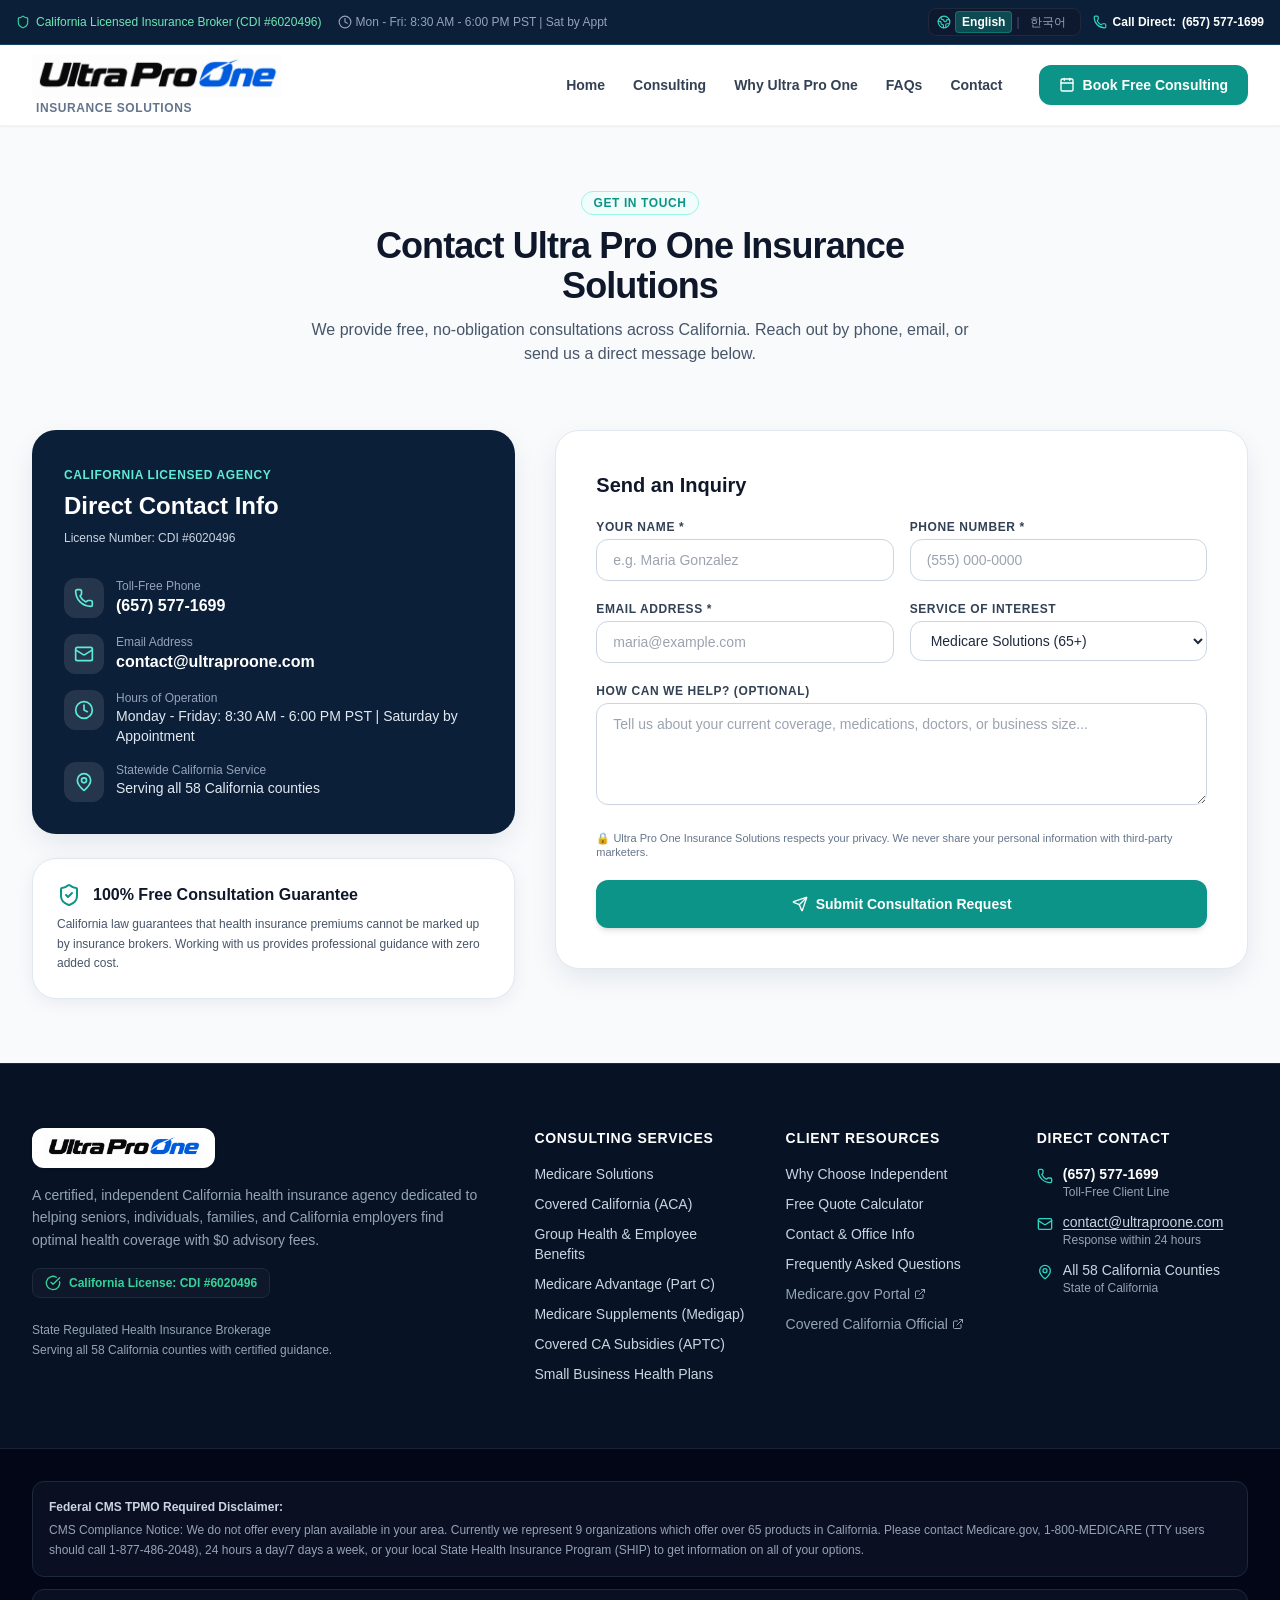
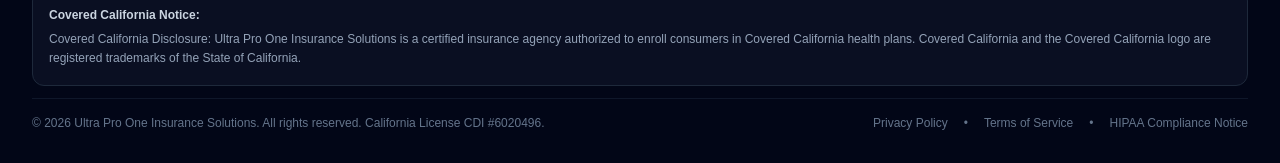
<file: contact.html>
<!DOCTYPE html><!--_aMy2ctQs_w4G8_7chXuJ--><html lang="en"><head><meta charSet="utf-8"/><meta name="viewport" content="width=device-width, initial-scale=1"/><link rel="preload" as="image" href="/logo.png"/><link rel="stylesheet" href="/_next/static/css/33a028cffddf4a9d.css" data-precedence="next"/><link rel="preload" as="script" fetchPriority="low" href="/_next/static/chunks/webpack-a2a7106df7a920d1.js"/><script src="/_next/static/chunks/4bd1b696-c023c6e3521b1417.js" async=""></script><script src="/_next/static/chunks/255-2005b055456c798b.js" async=""></script><script src="/_next/static/chunks/main-app-6d74e51e62f535ee.js" async=""></script><script src="/_next/static/chunks/183-5c799b8dbe4536f9.js" async=""></script><script src="/_next/static/chunks/908-69c08bda937dd95a.js" async=""></script><script src="/_next/static/chunks/app/contact/page-ea0d1649c8de0e01.js" async=""></script><title>Ultra Pro One Insurance Solutions | California Health Insurance Consulting</title><meta name="description" content="Expert, 100% free consulting for Medicare (Advantage &amp; Supplement), Covered California, and Small Business Group Health Plans across California. Licensed Broker CDI #6020496."/><meta name="author" content="Ultra Pro One Insurance Solutions"/><meta name="keywords" content="Ultra Pro One Insurance Solutions,California Medicare Broker,Covered California Certified Agent,Medicare Advantage California,Small Business Health Insurance California,Medigap California,Group health insurance agent,ACA health insurance California"/><meta property="og:title" content="Ultra Pro One Insurance Solutions | California Health Insurance Specialists"/><meta property="og:description" content="Get $0 cost guidance for Medicare, Covered California subsidies, and Group Health Insurance plans. Compare top CA carriers today."/><meta property="og:locale" content="en_US"/><meta property="og:type" content="website"/><meta name="twitter:card" content="summary"/><meta name="twitter:title" content="Ultra Pro One Insurance Solutions | California Health Insurance Specialists"/><meta name="twitter:description" content="Get $0 cost guidance for Medicare, Covered California subsidies, and Group Health Insurance plans. Compare top CA carriers today."/><script type="application/ld+json">{"@context":"https://schema.org","@type":"InsuranceAgency","name":"Ultra Pro One Insurance Solutions","description":"Independent health insurance brokerage in California providing Medicare, Covered California, and Group Health Insurance consulting.","telephone":"(657) 577-1699","email":"contact@ultraproone.com","areaServed":{"@type":"State","name":"California"},"priceRange":"$0 (Free Consultation)","openingHours":"Mo-Fr 08:30-18:00"}</script><script src="/_next/static/chunks/polyfills-42372ed130431b0a.js" noModule=""></script></head><body class="min-h-screen flex flex-col font-sans antialiased text-slate-800 bg-white"><div hidden=""><!--$--><!--/$--></div><div class="flex flex-col min-h-screen"><header class="sticky top-0 z-40 w-full bg-white/95 backdrop-blur-md shadow-sm border-b border-slate-100 transition-all"><div class="bg-brand-navy text-slate-200 text-xs py-2 px-4 border-b border-brand-navy-800"><div class="max-w-7xl mx-auto flex flex-wrap items-center justify-between gap-2"><div class="flex items-center gap-4 flex-wrap"><span class="inline-flex items-center gap-1.5 font-medium text-emerald-300"><svg xmlns="http://www.w3.org/2000/svg" width="24" height="24" viewBox="0 0 24 24" fill="none" stroke="currentColor" stroke-width="2" stroke-linecap="round" stroke-linejoin="round" class="lucide lucide-shield w-3.5 h-3.5 text-emerald-400" aria-hidden="true"><path d="M20 13c0 5-3.5 7.5-7.66 8.95a1 1 0 0 1-.67-.01C7.5 20.5 4 18 4 13V6a1 1 0 0 1 1-1c2 0 4.5-1.2 6.24-2.72a1.17 1.17 0 0 1 1.52 0C14.51 3.81 17 5 19 5a1 1 0 0 1 1 1z"></path></svg>California Licensed Insurance Broker (CDI #6020496)</span><span class="hidden md:inline-flex items-center gap-1 text-slate-400"><svg xmlns="http://www.w3.org/2000/svg" width="24" height="24" viewBox="0 0 24 24" fill="none" stroke="currentColor" stroke-width="2" stroke-linecap="round" stroke-linejoin="round" class="lucide lucide-clock w-3.5 h-3.5" aria-hidden="true"><circle cx="12" cy="12" r="10"></circle><path d="M12 6v6l4 2"></path></svg>Mon - Fri: 8:30 AM - 6:00 PM PST | Sat by Appt</span></div><div class="flex items-center gap-3 ml-auto"><div class="flex items-center gap-1 text-slate-300 bg-slate-900/60 px-2 py-0.5 rounded-lg border border-slate-800"><svg xmlns="http://www.w3.org/2000/svg" width="24" height="24" viewBox="0 0 24 24" fill="none" stroke="currentColor" stroke-width="2" stroke-linecap="round" stroke-linejoin="round" class="lucide lucide-earth lucide-globe-2 w-3.5 h-3.5 text-brand-teal-400 shrink-0" aria-hidden="true"><path d="M21.54 15H17a2 2 0 0 0-2 2v4.54"></path><path d="M7 3.34V5a3 3 0 0 0 3 3a2 2 0 0 1 2 2c0 1.1.9 2 2 2a2 2 0 0 0 2-2c0-1.1.9-2 2-2h3.17"></path><path d="M11 21.95V18a2 2 0 0 0-2-2a2 2 0 0 1-2-2v-1a2 2 0 0 0-2-2H2.05"></path><circle cx="12" cy="12" r="10"></circle></svg><button type="button" class="px-1.5 py-0.5 rounded text-xs transition cursor-pointer font-bold text-white bg-brand-teal/40 border border-brand-teal/60" title="Switch to English">English</button><span class="text-slate-600">|</span><button type="button" class="px-1.5 py-0.5 rounded text-xs transition cursor-pointer text-slate-400 hover:text-white" title="한국어 버전으로 전환">한국어</button></div><a href="tel:+16575771699" class="inline-flex items-center gap-1.5 font-semibold text-white hover:text-brand-teal-300 transition-colors"><svg xmlns="http://www.w3.org/2000/svg" width="24" height="24" viewBox="0 0 24 24" fill="none" stroke="currentColor" stroke-width="2" stroke-linecap="round" stroke-linejoin="round" class="lucide lucide-phone w-3.5 h-3.5 text-brand-teal-400" aria-hidden="true"><path d="M13.832 16.568a1 1 0 0 0 1.213-.303l.355-.465A2 2 0 0 1 17 15h3a2 2 0 0 1 2 2v3a2 2 0 0 1-2 2A18 18 0 0 1 2 4a2 2 0 0 1 2-2h3a2 2 0 0 1 2 2v3a2 2 0 0 1-.8 1.6l-.468.351a1 1 0 0 0-.292 1.233 14 14 0 0 0 6.392 6.384"></path></svg><span class="hidden sm:inline">Call Direct:</span><span>(657) 577-1699</span></a></div></div></div><div class="max-w-7xl mx-auto px-4 sm:px-6 lg:px-8"><div class="flex items-center justify-between h-20"><a class="flex items-center gap-3 group" href="/"><div class="flex flex-col"><img src="/logo.png" alt="Ultra Pro One Insurance Solutions" class="h-9 sm:h-11 w-auto object-contain transition-transform group-hover:scale-[1.02]"/><span class="text-[10px] sm:text-xs font-semibold uppercase tracking-wider text-slate-500 pl-1 mt-0.5">Insurance Solutions</span></div></a><div class="hidden lg:flex items-center gap-4"><nav class="flex items-center gap-1 text-sm font-semibold text-slate-700"><a class="px-3 py-2 rounded-lg hover:text-brand-teal hover:bg-slate-50 transition" href="/">Home</a><a class="px-3 py-2 rounded-lg hover:text-brand-teal hover:bg-slate-50 transition" href="/#services">Consulting</a><a class="px-3 py-2 rounded-lg hover:text-brand-teal hover:bg-slate-50 transition" href="/#why-us">Why Ultra Pro One</a><a class="px-3 py-2 rounded-lg hover:text-brand-teal hover:bg-slate-50 transition" href="/#faqs">FAQs</a><a class="px-3 py-2 rounded-lg hover:text-brand-teal hover:bg-slate-50 transition" href="/contact">Contact</a></nav><button class="inline-flex items-center gap-2 px-5 py-2.5 rounded-xl bg-brand-teal hover:bg-brand-teal-700 text-white font-semibold text-sm shadow-sm transition hover:shadow-md cursor-pointer ml-2"><svg xmlns="http://www.w3.org/2000/svg" width="24" height="24" viewBox="0 0 24 24" fill="none" stroke="currentColor" stroke-width="2" stroke-linecap="round" stroke-linejoin="round" class="lucide lucide-calendar w-4 h-4" aria-hidden="true"><path d="M8 2v3"></path><path d="M16 2v3"></path><rect x="3" y="3" width="18" height="18" rx="2"></rect><path d="M3 9h18"></path></svg>Book Free Consulting</button></div><div class="lg:hidden flex items-center gap-2"><button class="p-2 rounded-lg bg-brand-teal text-white hover:bg-brand-teal-700" aria-label="Book Free Consulting"><svg xmlns="http://www.w3.org/2000/svg" width="24" height="24" viewBox="0 0 24 24" fill="none" stroke="currentColor" stroke-width="2" stroke-linecap="round" stroke-linejoin="round" class="lucide lucide-calendar w-5 h-5" aria-hidden="true"><path d="M8 2v3"></path><path d="M16 2v3"></path><rect x="3" y="3" width="18" height="18" rx="2"></rect><path d="M3 9h18"></path></svg></button><button class="p-2 rounded-lg text-slate-700 hover:bg-slate-100 transition" aria-label="Toggle navigation menu"><svg xmlns="http://www.w3.org/2000/svg" width="24" height="24" viewBox="0 0 24 24" fill="none" stroke="currentColor" stroke-width="2" stroke-linecap="round" stroke-linejoin="round" class="lucide lucide-menu w-6 h-6" aria-hidden="true"><path d="M4 5h16"></path><path d="M4 12h16"></path><path d="M4 19h16"></path></svg></button></div></div></div></header><main class="flex-grow bg-slate-50 py-16"><div class="max-w-7xl mx-auto px-4 sm:px-6 lg:px-8"><div class="text-center max-w-2xl mx-auto mb-16"><span class="text-xs font-bold uppercase tracking-wider text-brand-teal px-3 py-1 bg-brand-teal-50 rounded-full border border-brand-teal-200">Get In Touch</span><h1 class="text-3xl sm:text-4xl font-extrabold text-slate-900 tracking-tight mt-3">Contact <!-- -->Ultra Pro One Insurance Solutions</h1><p class="text-slate-600 text-sm sm:text-base mt-3">We provide free, no-obligation consultations across California. Reach out by phone, email, or send us a direct message below.</p></div><div class="grid grid-cols-1 lg:grid-cols-12 gap-10"><div class="lg:col-span-5 space-y-6"><div class="bg-brand-navy text-white rounded-3xl p-8 shadow-card relative overflow-hidden"><div class="relative z-10 space-y-6"><div><span class="text-xs uppercase font-semibold text-brand-teal-300 tracking-wider">California Licensed Agency</span><h3 class="text-2xl font-bold mt-1">Direct Contact Info</h3><p class="text-slate-300 text-xs mt-2">License Number: <!-- -->CDI #6020496</p></div><div class="space-y-4 pt-2"><div class="flex items-start gap-3"><div class="w-10 h-10 rounded-xl bg-white/10 flex items-center justify-center shrink-0"><svg xmlns="http://www.w3.org/2000/svg" width="24" height="24" viewBox="0 0 24 24" fill="none" stroke="currentColor" stroke-width="2" stroke-linecap="round" stroke-linejoin="round" class="lucide lucide-phone w-5 h-5 text-brand-teal-300" aria-hidden="true"><path d="M13.832 16.568a1 1 0 0 0 1.213-.303l.355-.465A2 2 0 0 1 17 15h3a2 2 0 0 1 2 2v3a2 2 0 0 1-2 2A18 18 0 0 1 2 4a2 2 0 0 1 2-2h3a2 2 0 0 1 2 2v3a2 2 0 0 1-.8 1.6l-.468.351a1 1 0 0 0-.292 1.233 14 14 0 0 0 6.392 6.384"></path></svg></div><div><div class="text-xs text-slate-400">Toll-Free Phone</div><a href="tel:+16575771699" class="font-bold text-white hover:text-brand-teal-300 transition-colors">(657) 577-1699</a></div></div><div class="flex items-start gap-3"><div class="w-10 h-10 rounded-xl bg-white/10 flex items-center justify-center shrink-0"><svg xmlns="http://www.w3.org/2000/svg" width="24" height="24" viewBox="0 0 24 24" fill="none" stroke="currentColor" stroke-width="2" stroke-linecap="round" stroke-linejoin="round" class="lucide lucide-mail w-5 h-5 text-brand-teal-300" aria-hidden="true"><path d="m22 7-8.991 5.727a2 2 0 0 1-2.009 0L2 7"></path><rect x="2" y="4" width="20" height="16" rx="2"></rect></svg></div><div><div class="text-xs text-slate-400">Email Address</div><a href="mailto:contact@ultraproone.com" class="font-bold text-white hover:text-brand-teal-300 transition-colors">contact@ultraproone.com</a></div></div><div class="flex items-start gap-3"><div class="w-10 h-10 rounded-xl bg-white/10 flex items-center justify-center shrink-0"><svg xmlns="http://www.w3.org/2000/svg" width="24" height="24" viewBox="0 0 24 24" fill="none" stroke="currentColor" stroke-width="2" stroke-linecap="round" stroke-linejoin="round" class="lucide lucide-clock w-5 h-5 text-brand-teal-300" aria-hidden="true"><circle cx="12" cy="12" r="10"></circle><path d="M12 6v6l4 2"></path></svg></div><div><div class="text-xs text-slate-400">Hours of Operation</div><div class="text-sm text-slate-200">Monday - Friday: 8:30 AM - 6:00 PM PST | Saturday by Appointment</div></div></div><div class="flex items-start gap-3"><div class="w-10 h-10 rounded-xl bg-white/10 flex items-center justify-center shrink-0"><svg xmlns="http://www.w3.org/2000/svg" width="24" height="24" viewBox="0 0 24 24" fill="none" stroke="currentColor" stroke-width="2" stroke-linecap="round" stroke-linejoin="round" class="lucide lucide-map-pin w-5 h-5 text-brand-teal-300" aria-hidden="true"><path d="M20 10c0 4.993-5.539 10.193-7.399 11.799a1 1 0 0 1-1.202 0C9.539 20.193 4 14.993 4 10a8 8 0 0 1 16 0"></path><circle cx="12" cy="10" r="3"></circle></svg></div><div><div class="text-xs text-slate-400">Statewide California Service</div><div class="text-sm text-slate-200">Serving all 58 California counties</div></div></div></div></div></div><div class="p-6 bg-white rounded-3xl border border-slate-200 shadow-soft"><div class="flex items-center gap-3 mb-2"><svg xmlns="http://www.w3.org/2000/svg" width="24" height="24" viewBox="0 0 24 24" fill="none" stroke="currentColor" stroke-width="2" stroke-linecap="round" stroke-linejoin="round" class="lucide lucide-shield-check w-6 h-6 text-brand-teal" aria-hidden="true"><path d="M20 13c0 5-3.5 7.5-7.66 8.95a1 1 0 0 1-.67-.01C7.5 20.5 4 18 4 13V6a1 1 0 0 1 1-1c2 0 4.5-1.2 6.24-2.72a1.17 1.17 0 0 1 1.52 0C14.51 3.81 17 5 19 5a1 1 0 0 1 1 1z"></path><path d="m9 12 2 2 4-4"></path></svg><h4 class="font-bold text-slate-900">100% Free Consultation Guarantee</h4></div><p class="text-xs text-slate-600 leading-relaxed">California law guarantees that health insurance premiums cannot be marked up by insurance brokers. Working with us provides professional guidance with zero added cost.</p></div></div><div class="lg:col-span-7"><div class="bg-white rounded-3xl p-8 sm:p-10 border border-slate-200 shadow-card"><form class="space-y-5"><h3 class="text-xl font-bold text-slate-900">Send an Inquiry</h3><div class="grid grid-cols-1 sm:grid-cols-2 gap-4"><div><label class="block text-xs font-semibold text-slate-700 uppercase tracking-wider mb-1">Your Name *</label><input type="text" required="" placeholder="e.g. Maria Gonzalez" class="w-full px-4 py-2.5 rounded-xl border border-slate-300 text-sm focus:ring-2 focus:ring-brand-teal outline-none" value=""/></div><div><label class="block text-xs font-semibold text-slate-700 uppercase tracking-wider mb-1">Phone Number *</label><input type="tel" required="" placeholder="(555) 000-0000" class="w-full px-4 py-2.5 rounded-xl border border-slate-300 text-sm focus:ring-2 focus:ring-brand-teal outline-none" value=""/></div></div><div class="grid grid-cols-1 sm:grid-cols-2 gap-4"><div><label class="block text-xs font-semibold text-slate-700 uppercase tracking-wider mb-1">Email Address *</label><input type="email" required="" placeholder="maria@example.com" class="w-full px-4 py-2.5 rounded-xl border border-slate-300 text-sm focus:ring-2 focus:ring-brand-teal outline-none" value=""/></div><div><label class="block text-xs font-semibold text-slate-700 uppercase tracking-wider mb-1">Service of Interest</label><select class="w-full px-4 py-2.5 rounded-xl border border-slate-300 bg-white text-sm focus:ring-2 focus:ring-brand-teal outline-none"><option value="Medicare" selected="">Medicare Solutions (65+)</option><option value="Covered California">Covered California (Individual/Family)</option><option value="Group Health">Group &amp; Small Business Health</option><option value="Other">General Insurance Inquiry</option></select></div></div><div><label class="block text-xs font-semibold text-slate-700 uppercase tracking-wider mb-1">How can we help? (Optional)</label><textarea rows="4" placeholder="Tell us about your current coverage, medications, doctors, or business size..." class="w-full px-4 py-2.5 rounded-xl border border-slate-300 text-sm focus:ring-2 focus:ring-brand-teal outline-none"></textarea></div><div class="text-[11px] text-slate-500 leading-tight">🔒 Ultra Pro One Insurance Solutions respects your privacy. We never share your personal information with third-party marketers.</div><button type="submit" class="w-full py-3.5 px-6 rounded-xl bg-brand-teal hover:bg-brand-teal-700 text-white font-bold text-sm shadow-md transition flex items-center justify-center gap-2 cursor-pointer"><svg xmlns="http://www.w3.org/2000/svg" width="24" height="24" viewBox="0 0 24 24" fill="none" stroke="currentColor" stroke-width="2" stroke-linecap="round" stroke-linejoin="round" class="lucide lucide-send w-4 h-4" aria-hidden="true"><path d="M14.536 21.686a.5.5 0 0 0 .937-.024l6.5-19a.496.496 0 0 0-.635-.635l-19 6.5a.5.5 0 0 0-.024.937l7.93 3.18a2 2 0 0 1 1.112 1.11z"></path><path d="m21.854 2.147-10.94 10.939"></path></svg>Submit Consultation Request</button></form></div></div></div></div></main><footer class="bg-brand-navy-950 text-slate-300 border-t border-slate-800"><div class="max-w-7xl mx-auto px-4 sm:px-6 lg:px-8 py-16"><div class="grid grid-cols-1 md:grid-cols-2 lg:grid-cols-5 gap-10"><div class="lg:col-span-2 space-y-4"><div class="flex items-center gap-3"><div class="bg-white px-3 py-1.5 rounded-xl inline-block shadow"><img src="/logo.png" alt="Ultra Pro One Insurance Solutions" class="h-7 w-auto object-contain"/></div></div><p class="text-slate-400 text-sm leading-relaxed max-w-md">A certified, independent California health insurance agency dedicated to helping seniors, individuals, families, and California employers find optimal health coverage with $0 advisory fees.</p><div class="inline-flex items-center gap-2 px-3 py-1.5 rounded-lg bg-slate-900 border border-slate-800 text-xs font-semibold text-emerald-400"><svg xmlns="http://www.w3.org/2000/svg" width="24" height="24" viewBox="0 0 24 24" fill="none" stroke="currentColor" stroke-width="2" stroke-linecap="round" stroke-linejoin="round" class="lucide lucide-circle-check-big lucide-check-circle w-4 h-4 text-emerald-400" aria-hidden="true"><path d="M21.801 10A10 10 0 1 1 17 3.335"></path><path d="m9 11 3 3L22 4"></path></svg>California License: <!-- -->CDI #6020496</div><div class="pt-2 text-xs text-slate-400 space-y-1"><p>State Regulated Health Insurance Brokerage</p><p>Serving all 58 California counties with certified guidance.</p></div></div><div><h4 class="text-sm font-bold uppercase tracking-wider text-white mb-4">Consulting Services</h4><ul class="space-y-2.5 text-sm"><li><a class="hover:text-brand-teal-400 transition-colors" href="/#medicare">Medicare Solutions</a></li><li><a class="hover:text-brand-teal-400 transition-colors" href="/#covered-ca">Covered California (ACA)</a></li><li><a class="hover:text-brand-teal-400 transition-colors" href="/#group-health">Group Health &amp; Employee Benefits</a></li><li><a class="hover:text-brand-teal-400 transition-colors" href="/#medicare">Medicare Advantage (Part C)</a></li><li><a class="hover:text-brand-teal-400 transition-colors" href="/#medicare">Medicare Supplements (Medigap)</a></li><li><a class="hover:text-brand-teal-400 transition-colors" href="/#covered-ca">Covered CA Subsidies (APTC)</a></li><li><a class="hover:text-brand-teal-400 transition-colors" href="/#group-health">Small Business Health Plans</a></li></ul></div><div><h4 class="text-sm font-bold uppercase tracking-wider text-white mb-4">Client Resources</h4><ul class="space-y-2.5 text-sm"><li><a class="hover:text-brand-teal-400 transition-colors" href="/#why-us">Why Choose Independent</a></li><li><a class="hover:text-brand-teal-400 transition-colors" href="/#quote-wizard">Free Quote Calculator</a></li><li><a class="hover:text-brand-teal-400 transition-colors" href="/contact">Contact &amp; Office Info</a></li><li><a class="hover:text-brand-teal-400 transition-colors" href="/#faqs">Frequently Asked Questions</a></li><li><a href="https://www.medicare.gov" target="_blank" rel="noopener noreferrer" class="inline-flex items-center gap-1 text-slate-400 hover:text-white transition-colors">Medicare.gov Portal <svg xmlns="http://www.w3.org/2000/svg" width="24" height="24" viewBox="0 0 24 24" fill="none" stroke="currentColor" stroke-width="2" stroke-linecap="round" stroke-linejoin="round" class="lucide lucide-external-link w-3 h-3" aria-hidden="true"><path d="M15 3h6v6"></path><path d="M10 14 21 3"></path><path d="M18 13v6a2 2 0 0 1-2 2H5a2 2 0 0 1-2-2V8a2 2 0 0 1 2-2h6"></path></svg></a></li><li><a href="https://www.coveredca.com" target="_blank" rel="noopener noreferrer" class="inline-flex items-center gap-1 text-slate-400 hover:text-white transition-colors">Covered California Official <svg xmlns="http://www.w3.org/2000/svg" width="24" height="24" viewBox="0 0 24 24" fill="none" stroke="currentColor" stroke-width="2" stroke-linecap="round" stroke-linejoin="round" class="lucide lucide-external-link w-3 h-3" aria-hidden="true"><path d="M15 3h6v6"></path><path d="M10 14 21 3"></path><path d="M18 13v6a2 2 0 0 1-2 2H5a2 2 0 0 1-2-2V8a2 2 0 0 1 2-2h6"></path></svg></a></li></ul></div><div><h4 class="text-sm font-bold uppercase tracking-wider text-white mb-4">Direct Contact</h4><ul class="space-y-3 text-sm"><li class="flex items-start gap-2.5"><svg xmlns="http://www.w3.org/2000/svg" width="24" height="24" viewBox="0 0 24 24" fill="none" stroke="currentColor" stroke-width="2" stroke-linecap="round" stroke-linejoin="round" class="lucide lucide-phone w-4 h-4 text-brand-teal-400 mt-1 shrink-0" aria-hidden="true"><path d="M13.832 16.568a1 1 0 0 0 1.213-.303l.355-.465A2 2 0 0 1 17 15h3a2 2 0 0 1 2 2v3a2 2 0 0 1-2 2A18 18 0 0 1 2 4a2 2 0 0 1 2-2h3a2 2 0 0 1 2 2v3a2 2 0 0 1-.8 1.6l-.468.351a1 1 0 0 0-.292 1.233 14 14 0 0 0 6.392 6.384"></path></svg><div><div class="font-semibold text-white">(657) 577-1699</div><div class="text-xs text-slate-400">Toll-Free Client Line</div></div></li><li class="flex items-start gap-2.5"><svg xmlns="http://www.w3.org/2000/svg" width="24" height="24" viewBox="0 0 24 24" fill="none" stroke="currentColor" stroke-width="2" stroke-linecap="round" stroke-linejoin="round" class="lucide lucide-mail w-4 h-4 text-brand-teal-400 mt-1 shrink-0" aria-hidden="true"><path d="m22 7-8.991 5.727a2 2 0 0 1-2.009 0L2 7"></path><rect x="2" y="4" width="20" height="16" rx="2"></rect></svg><div><a href="mailto:contact@ultraproone.com" class="text-slate-300 hover:text-brand-teal-300 underline underline-offset-2 transition-colors font-medium">contact@ultraproone.com</a><div class="text-xs text-slate-400">Response within 24 hours</div></div></li><li class="flex items-start gap-2.5"><svg xmlns="http://www.w3.org/2000/svg" width="24" height="24" viewBox="0 0 24 24" fill="none" stroke="currentColor" stroke-width="2" stroke-linecap="round" stroke-linejoin="round" class="lucide lucide-map-pin w-4 h-4 text-brand-teal-400 mt-1 shrink-0" aria-hidden="true"><path d="M20 10c0 4.993-5.539 10.193-7.399 11.799a1 1 0 0 1-1.202 0C9.539 20.193 4 14.993 4 10a8 8 0 0 1 16 0"></path><circle cx="12" cy="10" r="3"></circle></svg><div><div class="text-slate-300">All 58 California Counties</div><div class="text-xs text-slate-400">State of California</div></div></li></ul></div></div></div><div class="border-t border-slate-800/80 bg-slate-950 py-8 px-4 sm:px-6 lg:px-8 text-xs text-slate-500 leading-relaxed space-y-4"><div class="max-w-7xl mx-auto space-y-3"><div class="p-4 rounded-xl bg-slate-900/60 border border-slate-800 text-slate-400"><strong class="text-slate-300 block mb-1">Federal CMS TPMO Required Disclaimer:</strong>CMS Compliance Notice: We do not offer every plan available in your area. Currently we represent 9 organizations which offer over 65 products in California. Please contact Medicare.gov, 1-800-MEDICARE (TTY users should call 1-877-486-2048), 24 hours a day/7 days a week, or your local State Health Insurance Program (SHIP) to get information on all of your options.</div><div class="p-4 rounded-xl bg-slate-900/60 border border-slate-800 text-slate-400"><strong class="text-slate-300 block mb-1">Covered California Notice:</strong>Covered California Disclosure: Ultra Pro One Insurance Solutions is a certified insurance agency authorized to enroll consumers in Covered California health plans. Covered California and the Covered California logo are registered trademarks of the State of California.</div><div class="flex flex-col sm:flex-row items-center justify-between gap-4 pt-4 border-t border-slate-900 text-slate-500 text-xs"><div>© <!-- -->2026<!-- --> <!-- -->Ultra Pro One Insurance Solutions<!-- -->. All rights reserved. California License <!-- -->CDI #6020496<!-- -->.</div><div class="flex items-center gap-4"><span>Privacy Policy</span><span>•</span><span>Terms of Service</span><span>•</span><span>HIPAA Compliance Notice</span></div></div></div></div></footer></div><!--$--><!--/$--><script src="/_next/static/chunks/webpack-a2a7106df7a920d1.js" id="_R_" async=""></script><script>(self.__next_f=self.__next_f||[]).push([0])</script><script>self.__next_f.push([1,"1:\"$Sreact.fragment\"\n2:I[9766,[],\"\"]\n3:I[8924,[],\"\"]\n4:I[1959,[],\"ClientPageRoot\"]\n5:I[3462,[\"183\",\"static/chunks/183-5c799b8dbe4536f9.js\",\"908\",\"static/chunks/908-69c08bda937dd95a.js\",\"977\",\"static/chunks/app/contact/page-ea0d1649c8de0e01.js\"],\"default\"]\n8:I[4431,[],\"OutletBoundary\"]\na:I[5278,[],\"AsyncMetadataOutlet\"]\nc:I[4431,[],\"ViewportBoundary\"]\ne:I[4431,[],\"MetadataBoundary\"]\nf:\"$Sreact.suspense\"\n11:I[7150,[],\"\"]\n:HL[\"/_next/static/css/33a028cffddf4a9d.css\",\"style\"]\n"])</script><script>self.__next_f.push([1,"0:{\"P\":null,\"b\":\"_aMy2ctQs-w4G8_7chXuJ\",\"p\":\"\",\"c\":[\"\",\"contact\"],\"i\":false,\"f\":[[[\"\",{\"children\":[\"contact\",{\"children\":[\"__PAGE__\",{}]}]},\"$undefined\",\"$undefined\",true],[\"\",[\"$\",\"$1\",\"c\",{\"children\":[[[\"$\",\"link\",\"0\",{\"rel\":\"stylesheet\",\"href\":\"/_next/static/css/33a028cffddf4a9d.css\",\"precedence\":\"next\",\"crossOrigin\":\"$undefined\",\"nonce\":\"$undefined\"}]],[\"$\",\"html\",null,{\"lang\":\"en\",\"children\":[[\"$\",\"head\",null,{\"children\":[\"$\",\"script\",null,{\"type\":\"application/ld+json\",\"dangerouslySetInnerHTML\":{\"__html\":\"{\\\"@context\\\":\\\"https://schema.org\\\",\\\"@type\\\":\\\"InsuranceAgency\\\",\\\"name\\\":\\\"Ultra Pro One Insurance Solutions\\\",\\\"description\\\":\\\"Independent health insurance brokerage in California providing Medicare, Covered California, and Group Health Insurance consulting.\\\",\\\"telephone\\\":\\\"(657) 577-1699\\\",\\\"email\\\":\\\"contact@ultraproone.com\\\",\\\"areaServed\\\":{\\\"@type\\\":\\\"State\\\",\\\"name\\\":\\\"California\\\"},\\\"priceRange\\\":\\\"$0 (Free Consultation)\\\",\\\"openingHours\\\":\\\"Mo-Fr 08:30-18:00\\\"}\"}}]}],[\"$\",\"body\",null,{\"className\":\"min-h-screen flex flex-col font-sans antialiased text-slate-800 bg-white\",\"children\":[\"$\",\"$L2\",null,{\"parallelRouterKey\":\"children\",\"error\":\"$undefined\",\"errorStyles\":\"$undefined\",\"errorScripts\":\"$undefined\",\"template\":[\"$\",\"$L3\",null,{}],\"templateStyles\":\"$undefined\",\"templateScripts\":\"$undefined\",\"notFound\":[[[\"$\",\"title\",null,{\"children\":\"404: This page could not be found.\"}],[\"$\",\"div\",null,{\"style\":{\"fontFamily\":\"system-ui,\\\"Segoe UI\\\",Roboto,Helvetica,Arial,sans-serif,\\\"Apple Color Emoji\\\",\\\"Segoe UI Emoji\\\"\",\"height\":\"100vh\",\"textAlign\":\"center\",\"display\":\"flex\",\"flexDirection\":\"column\",\"alignItems\":\"center\",\"justifyContent\":\"center\"},\"children\":[\"$\",\"div\",null,{\"children\":[[\"$\",\"style\",null,{\"dangerouslySetInnerHTML\":{\"__html\":\"body{color:#000;background:#fff;margin:0}.next-error-h1{border-right:1px solid rgba(0,0,0,.3)}@media (prefers-color-scheme:dark){body{color:#fff;background:#000}.next-error-h1{border-right:1px solid rgba(255,255,255,.3)}}\"}}],[\"$\",\"h1\",null,{\"className\":\"next-error-h1\",\"style\":{\"display\":\"inline-block\",\"margin\":\"0 20px 0 0\",\"padding\":\"0 23px 0 0\",\"fontSize\":24,\"fontWeight\":500,\"verticalAlign\":\"top\",\"lineHeight\":\"49px\"},\"children\":404}],[\"$\",\"div\",null,{\"style\":{\"display\":\"inline-block\"},\"children\":[\"$\",\"h2\",null,{\"style\":{\"fontSize\":14,\"fontWeight\":400,\"lineHeight\":\"49px\",\"margin\":0},\"children\":\"This page could not be found.\"}]}]]}]}]],[]],\"forbidden\":\"$undefined\",\"unauthorized\":\"$undefined\"}]}]]}]]}],{\"children\":[\"contact\",[\"$\",\"$1\",\"c\",{\"children\":[null,[\"$\",\"$L2\",null,{\"parallelRouterKey\":\"children\",\"error\":\"$undefined\",\"errorStyles\":\"$undefined\",\"errorScripts\":\"$undefined\",\"template\":[\"$\",\"$L3\",null,{}],\"templateStyles\":\"$undefined\",\"templateScripts\":\"$undefined\",\"notFound\":\"$undefined\",\"forbidden\":\"$undefined\",\"unauthorized\":\"$undefined\"}]]}],{\"children\":[\"__PAGE__\",[\"$\",\"$1\",\"c\",{\"children\":[[\"$\",\"$L4\",null,{\"Component\":\"$5\",\"searchParams\":{},\"params\":{},\"promises\":[\"$@6\",\"$@7\"]}],null,[\"$\",\"$L8\",null,{\"children\":[\"$L9\",[\"$\",\"$La\",null,{\"promise\":\"$@b\"}]]}]]}],{},null,false]},null,false]},null,false],[\"$\",\"$1\",\"h\",{\"children\":[null,[[\"$\",\"$Lc\",null,{\"children\":\"$Ld\"}],null],[\"$\",\"$Le\",null,{\"children\":[\"$\",\"div\",null,{\"hidden\":true,\"children\":[\"$\",\"$f\",null,{\"fallback\":null,\"children\":\"$L10\"}]}]}]]}],false]],\"m\":\"$undefined\",\"G\":[\"$11\",[]],\"s\":false,\"S\":true}\n"])</script><script>self.__next_f.push([1,"6:{}\n7:\"$0:f:0:1:2:children:2:children:1:props:children:0:props:params\"\n"])</script><script>self.__next_f.push([1,"d:[[\"$\",\"meta\",\"0\",{\"charSet\":\"utf-8\"}],[\"$\",\"meta\",\"1\",{\"name\":\"viewport\",\"content\":\"width=device-width, initial-scale=1\"}]]\n9:null\n"])</script><script>self.__next_f.push([1,"b:{\"metadata\":[[\"$\",\"title\",\"0\",{\"children\":\"Ultra Pro One Insurance Solutions | California Health Insurance Consulting\"}],[\"$\",\"meta\",\"1\",{\"name\":\"description\",\"content\":\"Expert, 100% free consulting for Medicare (Advantage \u0026 Supplement), Covered California, and Small Business Group Health Plans across California. Licensed Broker CDI #6020496.\"}],[\"$\",\"meta\",\"2\",{\"name\":\"author\",\"content\":\"Ultra Pro One Insurance Solutions\"}],[\"$\",\"meta\",\"3\",{\"name\":\"keywords\",\"content\":\"Ultra Pro One Insurance Solutions,California Medicare Broker,Covered California Certified Agent,Medicare Advantage California,Small Business Health Insurance California,Medigap California,Group health insurance agent,ACA health insurance California\"}],[\"$\",\"meta\",\"4\",{\"property\":\"og:title\",\"content\":\"Ultra Pro One Insurance Solutions | California Health Insurance Specialists\"}],[\"$\",\"meta\",\"5\",{\"property\":\"og:description\",\"content\":\"Get $0 cost guidance for Medicare, Covered California subsidies, and Group Health Insurance plans. Compare top CA carriers today.\"}],[\"$\",\"meta\",\"6\",{\"property\":\"og:locale\",\"content\":\"en_US\"}],[\"$\",\"meta\",\"7\",{\"property\":\"og:type\",\"content\":\"website\"}],[\"$\",\"meta\",\"8\",{\"name\":\"twitter:card\",\"content\":\"summary\"}],[\"$\",\"meta\",\"9\",{\"name\":\"twitter:title\",\"content\":\"Ultra Pro One Insurance Solutions | California Health Insurance Specialists\"}],[\"$\",\"meta\",\"10\",{\"name\":\"twitter:description\",\"content\":\"Get $0 cost guidance for Medicare, Covered California subsidies, and Group Health Insurance plans. Compare top CA carriers today.\"}]],\"error\":null,\"digest\":\"$undefined\"}\n"])</script><script>self.__next_f.push([1,"10:\"$b:metadata\"\n"])</script></body></html>
</file>
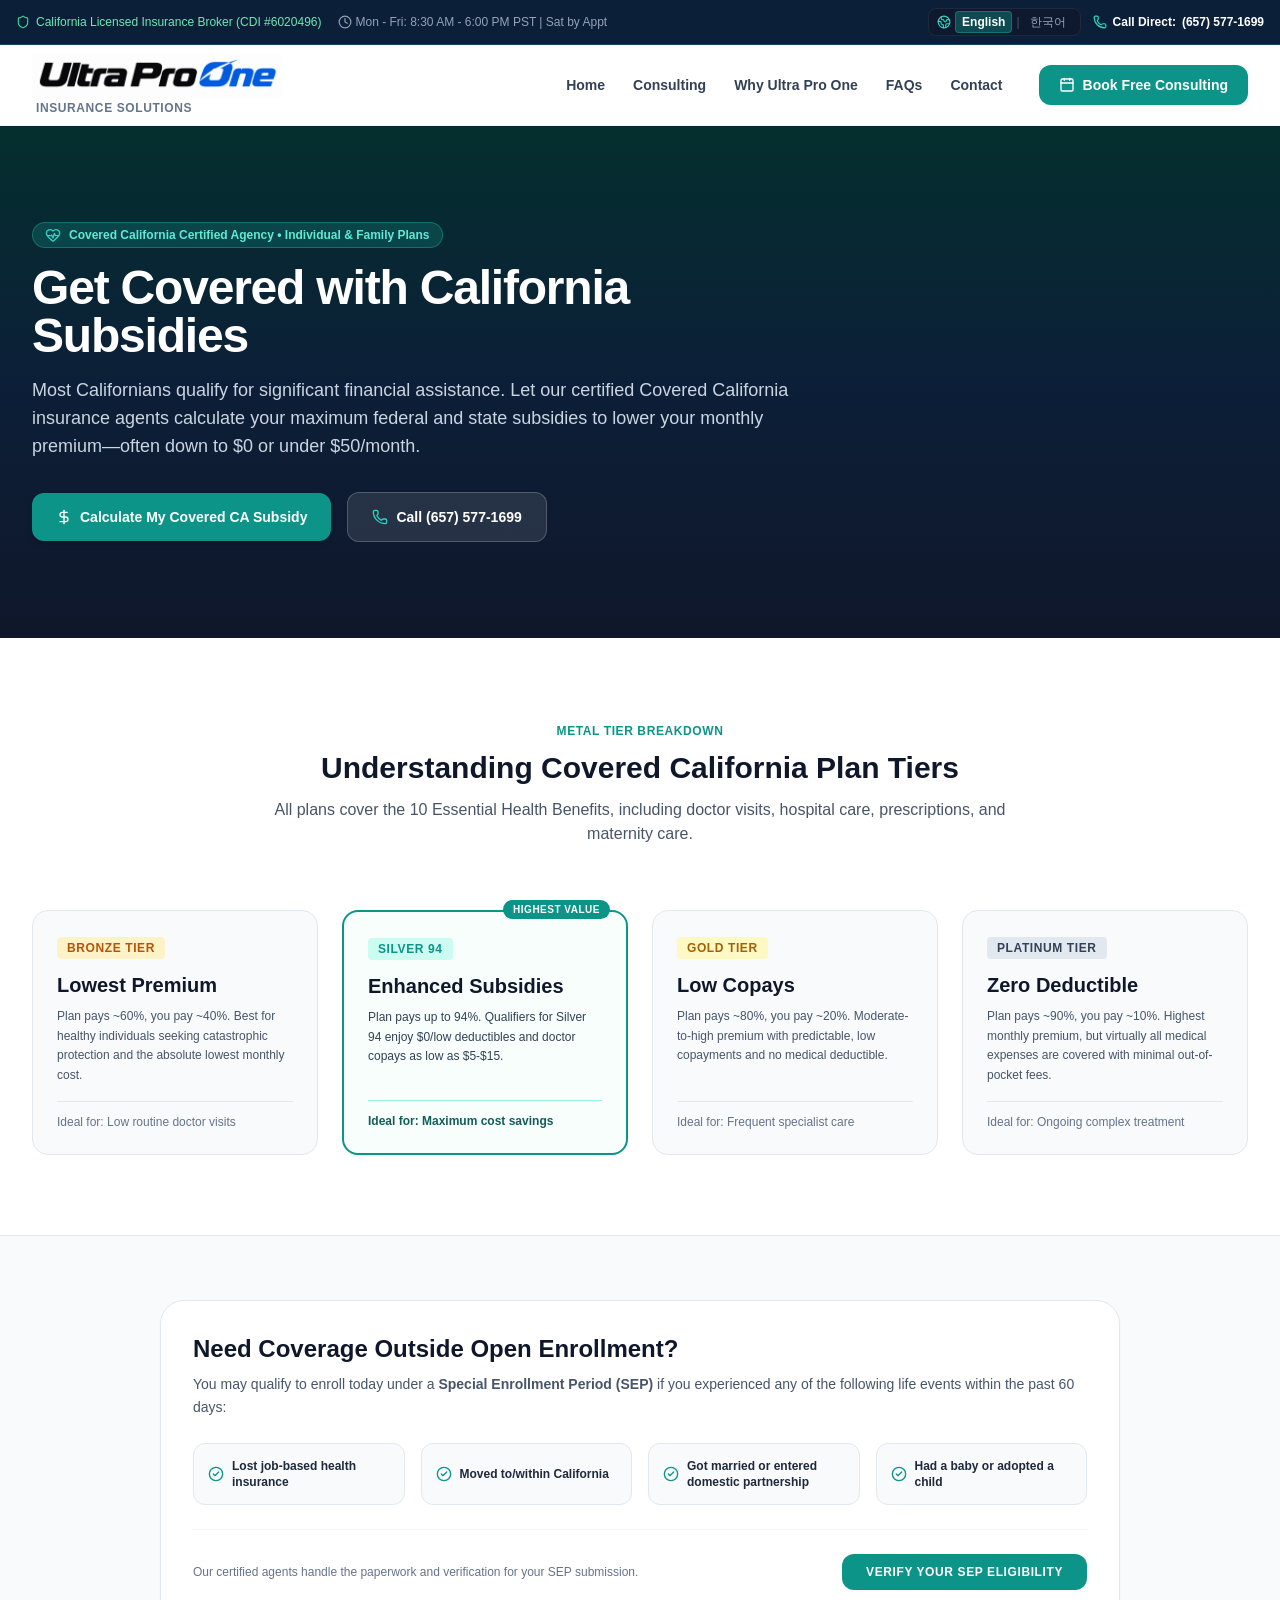
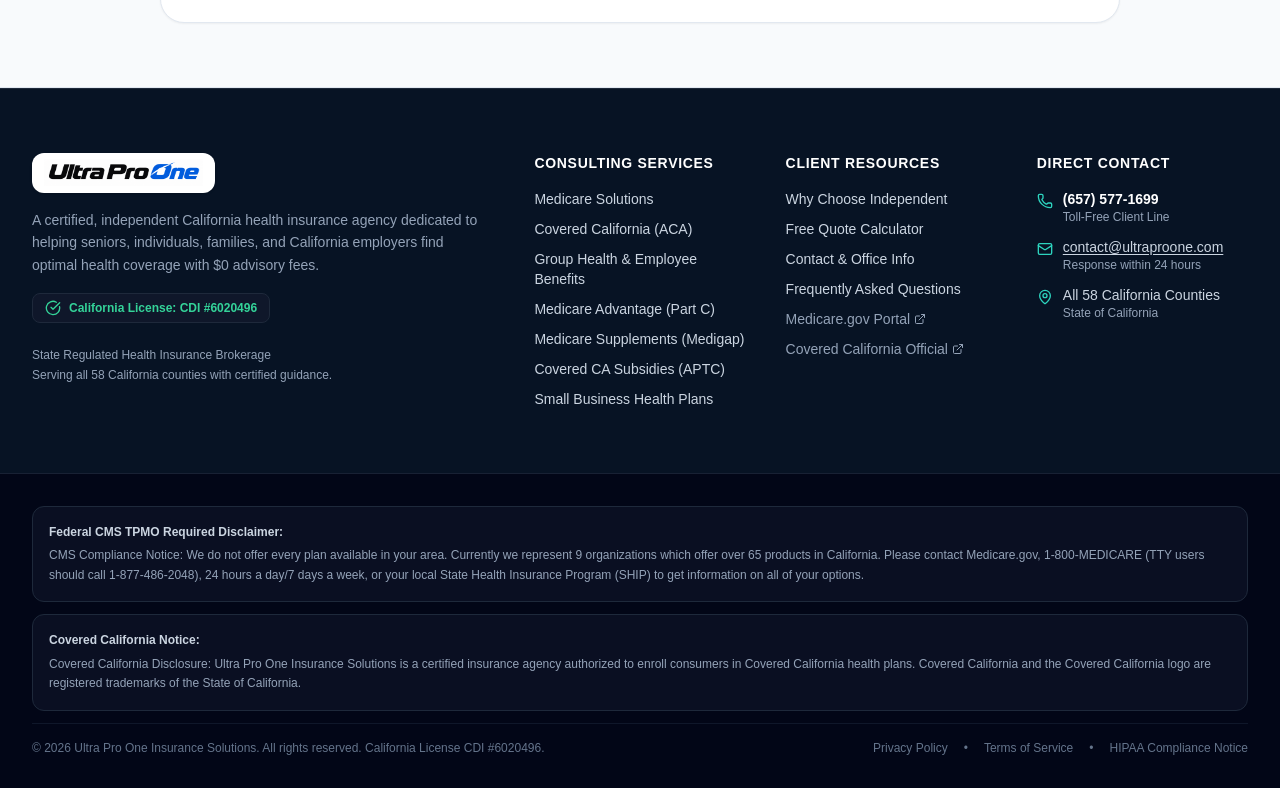
<file: covered-california.html>
<!DOCTYPE html><!--_aMy2ctQs_w4G8_7chXuJ--><html lang="en"><head><meta charSet="utf-8"/><meta name="viewport" content="width=device-width, initial-scale=1"/><link rel="preload" as="image" href="/logo.png"/><link rel="stylesheet" href="/_next/static/css/33a028cffddf4a9d.css" data-precedence="next"/><link rel="preload" as="script" fetchPriority="low" href="/_next/static/chunks/webpack-a2a7106df7a920d1.js"/><script src="/_next/static/chunks/4bd1b696-c023c6e3521b1417.js" async=""></script><script src="/_next/static/chunks/255-2005b055456c798b.js" async=""></script><script src="/_next/static/chunks/main-app-6d74e51e62f535ee.js" async=""></script><script src="/_next/static/chunks/183-5c799b8dbe4536f9.js" async=""></script><script src="/_next/static/chunks/908-69c08bda937dd95a.js" async=""></script><script src="/_next/static/chunks/app/covered-california/page-2ca85cc3d127dff2.js" async=""></script><title>Ultra Pro One Insurance Solutions | California Health Insurance Consulting</title><meta name="description" content="Expert, 100% free consulting for Medicare (Advantage &amp; Supplement), Covered California, and Small Business Group Health Plans across California. Licensed Broker CDI #6020496."/><meta name="author" content="Ultra Pro One Insurance Solutions"/><meta name="keywords" content="Ultra Pro One Insurance Solutions,California Medicare Broker,Covered California Certified Agent,Medicare Advantage California,Small Business Health Insurance California,Medigap California,Group health insurance agent,ACA health insurance California"/><meta property="og:title" content="Ultra Pro One Insurance Solutions | California Health Insurance Specialists"/><meta property="og:description" content="Get $0 cost guidance for Medicare, Covered California subsidies, and Group Health Insurance plans. Compare top CA carriers today."/><meta property="og:locale" content="en_US"/><meta property="og:type" content="website"/><meta name="twitter:card" content="summary"/><meta name="twitter:title" content="Ultra Pro One Insurance Solutions | California Health Insurance Specialists"/><meta name="twitter:description" content="Get $0 cost guidance for Medicare, Covered California subsidies, and Group Health Insurance plans. Compare top CA carriers today."/><script type="application/ld+json">{"@context":"https://schema.org","@type":"InsuranceAgency","name":"Ultra Pro One Insurance Solutions","description":"Independent health insurance brokerage in California providing Medicare, Covered California, and Group Health Insurance consulting.","telephone":"(657) 577-1699","email":"contact@ultraproone.com","areaServed":{"@type":"State","name":"California"},"priceRange":"$0 (Free Consultation)","openingHours":"Mo-Fr 08:30-18:00"}</script><script src="/_next/static/chunks/polyfills-42372ed130431b0a.js" noModule=""></script></head><body class="min-h-screen flex flex-col font-sans antialiased text-slate-800 bg-white"><div hidden=""><!--$--><!--/$--></div><div class="flex flex-col min-h-screen"><header class="sticky top-0 z-40 w-full bg-white/95 backdrop-blur-md shadow-sm border-b border-slate-100 transition-all"><div class="bg-brand-navy text-slate-200 text-xs py-2 px-4 border-b border-brand-navy-800"><div class="max-w-7xl mx-auto flex flex-wrap items-center justify-between gap-2"><div class="flex items-center gap-4 flex-wrap"><span class="inline-flex items-center gap-1.5 font-medium text-emerald-300"><svg xmlns="http://www.w3.org/2000/svg" width="24" height="24" viewBox="0 0 24 24" fill="none" stroke="currentColor" stroke-width="2" stroke-linecap="round" stroke-linejoin="round" class="lucide lucide-shield w-3.5 h-3.5 text-emerald-400" aria-hidden="true"><path d="M20 13c0 5-3.5 7.5-7.66 8.95a1 1 0 0 1-.67-.01C7.5 20.5 4 18 4 13V6a1 1 0 0 1 1-1c2 0 4.5-1.2 6.24-2.72a1.17 1.17 0 0 1 1.52 0C14.51 3.81 17 5 19 5a1 1 0 0 1 1 1z"></path></svg>California Licensed Insurance Broker (CDI #6020496)</span><span class="hidden md:inline-flex items-center gap-1 text-slate-400"><svg xmlns="http://www.w3.org/2000/svg" width="24" height="24" viewBox="0 0 24 24" fill="none" stroke="currentColor" stroke-width="2" stroke-linecap="round" stroke-linejoin="round" class="lucide lucide-clock w-3.5 h-3.5" aria-hidden="true"><circle cx="12" cy="12" r="10"></circle><path d="M12 6v6l4 2"></path></svg>Mon - Fri: 8:30 AM - 6:00 PM PST | Sat by Appt</span></div><div class="flex items-center gap-3 ml-auto"><div class="flex items-center gap-1 text-slate-300 bg-slate-900/60 px-2 py-0.5 rounded-lg border border-slate-800"><svg xmlns="http://www.w3.org/2000/svg" width="24" height="24" viewBox="0 0 24 24" fill="none" stroke="currentColor" stroke-width="2" stroke-linecap="round" stroke-linejoin="round" class="lucide lucide-earth lucide-globe-2 w-3.5 h-3.5 text-brand-teal-400 shrink-0" aria-hidden="true"><path d="M21.54 15H17a2 2 0 0 0-2 2v4.54"></path><path d="M7 3.34V5a3 3 0 0 0 3 3a2 2 0 0 1 2 2c0 1.1.9 2 2 2a2 2 0 0 0 2-2c0-1.1.9-2 2-2h3.17"></path><path d="M11 21.95V18a2 2 0 0 0-2-2a2 2 0 0 1-2-2v-1a2 2 0 0 0-2-2H2.05"></path><circle cx="12" cy="12" r="10"></circle></svg><button type="button" class="px-1.5 py-0.5 rounded text-xs transition cursor-pointer font-bold text-white bg-brand-teal/40 border border-brand-teal/60" title="Switch to English">English</button><span class="text-slate-600">|</span><button type="button" class="px-1.5 py-0.5 rounded text-xs transition cursor-pointer text-slate-400 hover:text-white" title="한국어 버전으로 전환">한국어</button></div><a href="tel:+16575771699" class="inline-flex items-center gap-1.5 font-semibold text-white hover:text-brand-teal-300 transition-colors"><svg xmlns="http://www.w3.org/2000/svg" width="24" height="24" viewBox="0 0 24 24" fill="none" stroke="currentColor" stroke-width="2" stroke-linecap="round" stroke-linejoin="round" class="lucide lucide-phone w-3.5 h-3.5 text-brand-teal-400" aria-hidden="true"><path d="M13.832 16.568a1 1 0 0 0 1.213-.303l.355-.465A2 2 0 0 1 17 15h3a2 2 0 0 1 2 2v3a2 2 0 0 1-2 2A18 18 0 0 1 2 4a2 2 0 0 1 2-2h3a2 2 0 0 1 2 2v3a2 2 0 0 1-.8 1.6l-.468.351a1 1 0 0 0-.292 1.233 14 14 0 0 0 6.392 6.384"></path></svg><span class="hidden sm:inline">Call Direct:</span><span>(657) 577-1699</span></a></div></div></div><div class="max-w-7xl mx-auto px-4 sm:px-6 lg:px-8"><div class="flex items-center justify-between h-20"><a class="flex items-center gap-3 group" href="/"><div class="flex flex-col"><img src="/logo.png" alt="Ultra Pro One Insurance Solutions" class="h-9 sm:h-11 w-auto object-contain transition-transform group-hover:scale-[1.02]"/><span class="text-[10px] sm:text-xs font-semibold uppercase tracking-wider text-slate-500 pl-1 mt-0.5">Insurance Solutions</span></div></a><div class="hidden lg:flex items-center gap-4"><nav class="flex items-center gap-1 text-sm font-semibold text-slate-700"><a class="px-3 py-2 rounded-lg hover:text-brand-teal hover:bg-slate-50 transition" href="/">Home</a><a class="px-3 py-2 rounded-lg hover:text-brand-teal hover:bg-slate-50 transition" href="/#services">Consulting</a><a class="px-3 py-2 rounded-lg hover:text-brand-teal hover:bg-slate-50 transition" href="/#why-us">Why Ultra Pro One</a><a class="px-3 py-2 rounded-lg hover:text-brand-teal hover:bg-slate-50 transition" href="/#faqs">FAQs</a><a class="px-3 py-2 rounded-lg hover:text-brand-teal hover:bg-slate-50 transition" href="/contact">Contact</a></nav><button class="inline-flex items-center gap-2 px-5 py-2.5 rounded-xl bg-brand-teal hover:bg-brand-teal-700 text-white font-semibold text-sm shadow-sm transition hover:shadow-md cursor-pointer ml-2"><svg xmlns="http://www.w3.org/2000/svg" width="24" height="24" viewBox="0 0 24 24" fill="none" stroke="currentColor" stroke-width="2" stroke-linecap="round" stroke-linejoin="round" class="lucide lucide-calendar w-4 h-4" aria-hidden="true"><path d="M8 2v3"></path><path d="M16 2v3"></path><rect x="3" y="3" width="18" height="18" rx="2"></rect><path d="M3 9h18"></path></svg>Book Free Consulting</button></div><div class="lg:hidden flex items-center gap-2"><button class="p-2 rounded-lg bg-brand-teal text-white hover:bg-brand-teal-700" aria-label="Book Free Consulting"><svg xmlns="http://www.w3.org/2000/svg" width="24" height="24" viewBox="0 0 24 24" fill="none" stroke="currentColor" stroke-width="2" stroke-linecap="round" stroke-linejoin="round" class="lucide lucide-calendar w-5 h-5" aria-hidden="true"><path d="M8 2v3"></path><path d="M16 2v3"></path><rect x="3" y="3" width="18" height="18" rx="2"></rect><path d="M3 9h18"></path></svg></button><button class="p-2 rounded-lg text-slate-700 hover:bg-slate-100 transition" aria-label="Toggle navigation menu"><svg xmlns="http://www.w3.org/2000/svg" width="24" height="24" viewBox="0 0 24 24" fill="none" stroke="currentColor" stroke-width="2" stroke-linecap="round" stroke-linejoin="round" class="lucide lucide-menu w-6 h-6" aria-hidden="true"><path d="M4 5h16"></path><path d="M4 12h16"></path><path d="M4 19h16"></path></svg></button></div></div></div></header><main class="flex-grow"><div class="bg-gradient-to-b from-teal-950 via-brand-navy to-slate-900 text-white py-16 lg:py-24"><div class="max-w-7xl mx-auto px-4 sm:px-6 lg:px-8"><div class="max-w-3xl"><span class="inline-flex items-center gap-2 px-3 py-1 rounded-full bg-teal-500/20 text-teal-300 border border-teal-400/30 text-xs font-semibold mb-4"><svg xmlns="http://www.w3.org/2000/svg" width="24" height="24" viewBox="0 0 24 24" fill="none" stroke="currentColor" stroke-width="2" stroke-linecap="round" stroke-linejoin="round" class="lucide lucide-heart-pulse w-4 h-4 text-teal-400" aria-hidden="true"><path d="M2 9.5a5.5 5.5 0 0 1 9.591-3.676.56.56 0 0 0 .818 0A5.49 5.49 0 0 1 22 9.5c0 2.29-1.5 4-3 5.5l-5.492 5.313a2 2 0 0 1-3 .019L5 15c-1.5-1.5-3-3.2-3-5.5"></path><path d="M3.22 13H9.5l.5-1 2 4.5 2-7 1.5 3.5h5.27"></path></svg>Covered California Certified Agency • Individual &amp; Family Plans</span><h1 class="text-3xl sm:text-5xl font-extrabold tracking-tight">Get Covered with California Subsidies</h1><p class="text-slate-300 text-base sm:text-lg mt-4 leading-relaxed">Most Californians qualify for significant financial assistance. Let our certified Covered California insurance agents calculate your maximum federal and state subsidies to lower your monthly premium—often down to $0 or under $50/month.</p><div class="flex flex-wrap items-center gap-4 mt-8"><button class="px-6 py-3.5 rounded-xl bg-brand-teal hover:bg-brand-teal-500 text-white font-bold text-sm shadow-md transition flex items-center gap-2 cursor-pointer"><svg xmlns="http://www.w3.org/2000/svg" width="24" height="24" viewBox="0 0 24 24" fill="none" stroke="currentColor" stroke-width="2" stroke-linecap="round" stroke-linejoin="round" class="lucide lucide-dollar-sign w-4 h-4" aria-hidden="true"><line x1="12" x2="12" y1="2" y2="22"></line><path d="M17 5H9.5a3.5 3.5 0 0 0 0 7h5a3.5 3.5 0 0 1 0 7H6"></path></svg>Calculate My Covered CA Subsidy</button><a href="tel:+16575771699" class="px-6 py-3.5 rounded-xl bg-white/10 hover:bg-white/20 text-white font-semibold text-sm border border-white/20 transition flex items-center gap-2"><svg xmlns="http://www.w3.org/2000/svg" width="24" height="24" viewBox="0 0 24 24" fill="none" stroke="currentColor" stroke-width="2" stroke-linecap="round" stroke-linejoin="round" class="lucide lucide-phone w-4 h-4 text-brand-teal-400" aria-hidden="true"><path d="M13.832 16.568a1 1 0 0 0 1.213-.303l.355-.465A2 2 0 0 1 17 15h3a2 2 0 0 1 2 2v3a2 2 0 0 1-2 2A18 18 0 0 1 2 4a2 2 0 0 1 2-2h3a2 2 0 0 1 2 2v3a2 2 0 0 1-.8 1.6l-.468.351a1 1 0 0 0-.292 1.233 14 14 0 0 0 6.392 6.384"></path></svg>Call <!-- -->(657) 577-1699</a></div></div></div></div><div class="py-20 bg-white"><div class="max-w-7xl mx-auto px-4 sm:px-6 lg:px-8"><div class="text-center max-w-3xl mx-auto mb-16"><span class="text-xs uppercase font-bold tracking-wider text-brand-teal">Metal Tier Breakdown</span><h2 class="text-3xl font-extrabold text-slate-900 mt-2">Understanding Covered California Plan Tiers</h2><p class="text-slate-600 text-sm sm:text-base mt-3">All plans cover the 10 Essential Health Benefits, including doctor visits, hospital care, prescriptions, and maternity care.</p></div><div class="grid grid-cols-1 md:grid-cols-4 gap-6"><div class="p-6 rounded-2xl bg-slate-50 border border-slate-200 flex flex-col justify-between"><div><span class="text-xs font-bold uppercase tracking-wider text-amber-700 bg-amber-100 px-2.5 py-1 rounded">Bronze Tier</span><h4 class="text-xl font-bold text-slate-900 mt-3 mb-2">Lowest Premium</h4><p class="text-xs text-slate-600 leading-relaxed mb-4">Plan pays ~60%, you pay ~40%. Best for healthy individuals seeking catastrophic protection and the absolute lowest monthly cost.</p></div><div class="text-xs text-slate-500 pt-3 border-t border-slate-200">Ideal for: Low routine doctor visits</div></div><div class="p-6 rounded-2xl bg-teal-50/50 border-2 border-brand-teal flex flex-col justify-between relative shadow-sm"><span class="absolute -top-3 right-4 bg-brand-teal text-white text-[10px] font-bold uppercase tracking-wider px-2.5 py-0.5 rounded-full">Highest Value</span><div><span class="text-xs font-bold uppercase tracking-wider text-brand-teal bg-teal-100 px-2.5 py-1 rounded">Silver 94</span><h4 class="text-xl font-bold text-slate-900 mt-3 mb-2">Enhanced Subsidies</h4><p class="text-xs text-slate-700 leading-relaxed mb-4">Plan pays up to 94%. Qualifiers for Silver 94 enjoy $0/low deductibles and doctor copays as low as $5-$15.</p></div><div class="text-xs text-brand-teal-800 font-semibold pt-3 border-t border-teal-200">Ideal for: Maximum cost savings</div></div><div class="p-6 rounded-2xl bg-slate-50 border border-slate-200 flex flex-col justify-between"><div><span class="text-xs font-bold uppercase tracking-wider text-yellow-700 bg-yellow-100 px-2.5 py-1 rounded">Gold Tier</span><h4 class="text-xl font-bold text-slate-900 mt-3 mb-2">Low Copays</h4><p class="text-xs text-slate-600 leading-relaxed mb-4">Plan pays ~80%, you pay ~20%. Moderate-to-high premium with predictable, low copayments and no medical deductible.</p></div><div class="text-xs text-slate-500 pt-3 border-t border-slate-200">Ideal for: Frequent specialist care</div></div><div class="p-6 rounded-2xl bg-slate-50 border border-slate-200 flex flex-col justify-between"><div><span class="text-xs font-bold uppercase tracking-wider text-slate-700 bg-slate-200 px-2.5 py-1 rounded">Platinum Tier</span><h4 class="text-xl font-bold text-slate-900 mt-3 mb-2">Zero Deductible</h4><p class="text-xs text-slate-600 leading-relaxed mb-4">Plan pays ~90%, you pay ~10%. Highest monthly premium, but virtually all medical expenses are covered with minimal out-of-pocket fees.</p></div><div class="text-xs text-slate-500 pt-3 border-t border-slate-200">Ideal for: Ongoing complex treatment</div></div></div></div></div><div class="py-16 bg-slate-50 border-t border-b border-slate-200"><div class="max-w-5xl mx-auto px-4 sm:px-6 lg:px-8"><div class="bg-white rounded-3xl p-8 border border-slate-200 shadow-sm"><h3 class="text-2xl font-bold text-slate-900 mb-2">Need Coverage Outside Open Enrollment?</h3><p class="text-slate-600 text-sm leading-relaxed mb-6">You may qualify to enroll today under a <strong>Special Enrollment Period (SEP)</strong> if you experienced any of the following life events within the past 60 days:</p><div class="grid grid-cols-1 sm:grid-cols-2 md:grid-cols-4 gap-4 text-xs font-semibold text-slate-800"><div class="p-3.5 bg-slate-50 rounded-xl border border-slate-200 flex items-center gap-2"><svg xmlns="http://www.w3.org/2000/svg" width="24" height="24" viewBox="0 0 24 24" fill="none" stroke="currentColor" stroke-width="2" stroke-linecap="round" stroke-linejoin="round" class="lucide lucide-circle-check lucide-check-circle-2 w-4 h-4 text-brand-teal shrink-0" aria-hidden="true"><circle cx="12" cy="12" r="10"></circle><path d="m16 9-5.5 5.5L8 12"></path></svg><span>Lost job-based health insurance</span></div><div class="p-3.5 bg-slate-50 rounded-xl border border-slate-200 flex items-center gap-2"><svg xmlns="http://www.w3.org/2000/svg" width="24" height="24" viewBox="0 0 24 24" fill="none" stroke="currentColor" stroke-width="2" stroke-linecap="round" stroke-linejoin="round" class="lucide lucide-circle-check lucide-check-circle-2 w-4 h-4 text-brand-teal shrink-0" aria-hidden="true"><circle cx="12" cy="12" r="10"></circle><path d="m16 9-5.5 5.5L8 12"></path></svg><span>Moved to/within California</span></div><div class="p-3.5 bg-slate-50 rounded-xl border border-slate-200 flex items-center gap-2"><svg xmlns="http://www.w3.org/2000/svg" width="24" height="24" viewBox="0 0 24 24" fill="none" stroke="currentColor" stroke-width="2" stroke-linecap="round" stroke-linejoin="round" class="lucide lucide-circle-check lucide-check-circle-2 w-4 h-4 text-brand-teal shrink-0" aria-hidden="true"><circle cx="12" cy="12" r="10"></circle><path d="m16 9-5.5 5.5L8 12"></path></svg><span>Got married or entered domestic partnership</span></div><div class="p-3.5 bg-slate-50 rounded-xl border border-slate-200 flex items-center gap-2"><svg xmlns="http://www.w3.org/2000/svg" width="24" height="24" viewBox="0 0 24 24" fill="none" stroke="currentColor" stroke-width="2" stroke-linecap="round" stroke-linejoin="round" class="lucide lucide-circle-check lucide-check-circle-2 w-4 h-4 text-brand-teal shrink-0" aria-hidden="true"><circle cx="12" cy="12" r="10"></circle><path d="m16 9-5.5 5.5L8 12"></path></svg><span>Had a baby or adopted a child</span></div></div><div class="mt-6 pt-6 border-t border-slate-100 flex flex-col sm:flex-row items-center justify-between gap-4"><span class="text-xs text-slate-500">Our certified agents handle the paperwork and verification for your SEP submission.</span><button class="w-full sm:w-auto px-6 py-2.5 rounded-xl bg-brand-teal hover:bg-brand-teal-700 text-white font-bold text-xs uppercase tracking-wider transition">Verify Your SEP Eligibility</button></div></div></div></div></main><footer class="bg-brand-navy-950 text-slate-300 border-t border-slate-800"><div class="max-w-7xl mx-auto px-4 sm:px-6 lg:px-8 py-16"><div class="grid grid-cols-1 md:grid-cols-2 lg:grid-cols-5 gap-10"><div class="lg:col-span-2 space-y-4"><div class="flex items-center gap-3"><div class="bg-white px-3 py-1.5 rounded-xl inline-block shadow"><img src="/logo.png" alt="Ultra Pro One Insurance Solutions" class="h-7 w-auto object-contain"/></div></div><p class="text-slate-400 text-sm leading-relaxed max-w-md">A certified, independent California health insurance agency dedicated to helping seniors, individuals, families, and California employers find optimal health coverage with $0 advisory fees.</p><div class="inline-flex items-center gap-2 px-3 py-1.5 rounded-lg bg-slate-900 border border-slate-800 text-xs font-semibold text-emerald-400"><svg xmlns="http://www.w3.org/2000/svg" width="24" height="24" viewBox="0 0 24 24" fill="none" stroke="currentColor" stroke-width="2" stroke-linecap="round" stroke-linejoin="round" class="lucide lucide-circle-check-big lucide-check-circle w-4 h-4 text-emerald-400" aria-hidden="true"><path d="M21.801 10A10 10 0 1 1 17 3.335"></path><path d="m9 11 3 3L22 4"></path></svg>California License: <!-- -->CDI #6020496</div><div class="pt-2 text-xs text-slate-400 space-y-1"><p>State Regulated Health Insurance Brokerage</p><p>Serving all 58 California counties with certified guidance.</p></div></div><div><h4 class="text-sm font-bold uppercase tracking-wider text-white mb-4">Consulting Services</h4><ul class="space-y-2.5 text-sm"><li><a class="hover:text-brand-teal-400 transition-colors" href="/#medicare">Medicare Solutions</a></li><li><a class="hover:text-brand-teal-400 transition-colors" href="/#covered-ca">Covered California (ACA)</a></li><li><a class="hover:text-brand-teal-400 transition-colors" href="/#group-health">Group Health &amp; Employee Benefits</a></li><li><a class="hover:text-brand-teal-400 transition-colors" href="/#medicare">Medicare Advantage (Part C)</a></li><li><a class="hover:text-brand-teal-400 transition-colors" href="/#medicare">Medicare Supplements (Medigap)</a></li><li><a class="hover:text-brand-teal-400 transition-colors" href="/#covered-ca">Covered CA Subsidies (APTC)</a></li><li><a class="hover:text-brand-teal-400 transition-colors" href="/#group-health">Small Business Health Plans</a></li></ul></div><div><h4 class="text-sm font-bold uppercase tracking-wider text-white mb-4">Client Resources</h4><ul class="space-y-2.5 text-sm"><li><a class="hover:text-brand-teal-400 transition-colors" href="/#why-us">Why Choose Independent</a></li><li><a class="hover:text-brand-teal-400 transition-colors" href="/#quote-wizard">Free Quote Calculator</a></li><li><a class="hover:text-brand-teal-400 transition-colors" href="/contact">Contact &amp; Office Info</a></li><li><a class="hover:text-brand-teal-400 transition-colors" href="/#faqs">Frequently Asked Questions</a></li><li><a href="https://www.medicare.gov" target="_blank" rel="noopener noreferrer" class="inline-flex items-center gap-1 text-slate-400 hover:text-white transition-colors">Medicare.gov Portal <svg xmlns="http://www.w3.org/2000/svg" width="24" height="24" viewBox="0 0 24 24" fill="none" stroke="currentColor" stroke-width="2" stroke-linecap="round" stroke-linejoin="round" class="lucide lucide-external-link w-3 h-3" aria-hidden="true"><path d="M15 3h6v6"></path><path d="M10 14 21 3"></path><path d="M18 13v6a2 2 0 0 1-2 2H5a2 2 0 0 1-2-2V8a2 2 0 0 1 2-2h6"></path></svg></a></li><li><a href="https://www.coveredca.com" target="_blank" rel="noopener noreferrer" class="inline-flex items-center gap-1 text-slate-400 hover:text-white transition-colors">Covered California Official <svg xmlns="http://www.w3.org/2000/svg" width="24" height="24" viewBox="0 0 24 24" fill="none" stroke="currentColor" stroke-width="2" stroke-linecap="round" stroke-linejoin="round" class="lucide lucide-external-link w-3 h-3" aria-hidden="true"><path d="M15 3h6v6"></path><path d="M10 14 21 3"></path><path d="M18 13v6a2 2 0 0 1-2 2H5a2 2 0 0 1-2-2V8a2 2 0 0 1 2-2h6"></path></svg></a></li></ul></div><div><h4 class="text-sm font-bold uppercase tracking-wider text-white mb-4">Direct Contact</h4><ul class="space-y-3 text-sm"><li class="flex items-start gap-2.5"><svg xmlns="http://www.w3.org/2000/svg" width="24" height="24" viewBox="0 0 24 24" fill="none" stroke="currentColor" stroke-width="2" stroke-linecap="round" stroke-linejoin="round" class="lucide lucide-phone w-4 h-4 text-brand-teal-400 mt-1 shrink-0" aria-hidden="true"><path d="M13.832 16.568a1 1 0 0 0 1.213-.303l.355-.465A2 2 0 0 1 17 15h3a2 2 0 0 1 2 2v3a2 2 0 0 1-2 2A18 18 0 0 1 2 4a2 2 0 0 1 2-2h3a2 2 0 0 1 2 2v3a2 2 0 0 1-.8 1.6l-.468.351a1 1 0 0 0-.292 1.233 14 14 0 0 0 6.392 6.384"></path></svg><div><div class="font-semibold text-white">(657) 577-1699</div><div class="text-xs text-slate-400">Toll-Free Client Line</div></div></li><li class="flex items-start gap-2.5"><svg xmlns="http://www.w3.org/2000/svg" width="24" height="24" viewBox="0 0 24 24" fill="none" stroke="currentColor" stroke-width="2" stroke-linecap="round" stroke-linejoin="round" class="lucide lucide-mail w-4 h-4 text-brand-teal-400 mt-1 shrink-0" aria-hidden="true"><path d="m22 7-8.991 5.727a2 2 0 0 1-2.009 0L2 7"></path><rect x="2" y="4" width="20" height="16" rx="2"></rect></svg><div><a href="mailto:contact@ultraproone.com" class="text-slate-300 hover:text-brand-teal-300 underline underline-offset-2 transition-colors font-medium">contact@ultraproone.com</a><div class="text-xs text-slate-400">Response within 24 hours</div></div></li><li class="flex items-start gap-2.5"><svg xmlns="http://www.w3.org/2000/svg" width="24" height="24" viewBox="0 0 24 24" fill="none" stroke="currentColor" stroke-width="2" stroke-linecap="round" stroke-linejoin="round" class="lucide lucide-map-pin w-4 h-4 text-brand-teal-400 mt-1 shrink-0" aria-hidden="true"><path d="M20 10c0 4.993-5.539 10.193-7.399 11.799a1 1 0 0 1-1.202 0C9.539 20.193 4 14.993 4 10a8 8 0 0 1 16 0"></path><circle cx="12" cy="10" r="3"></circle></svg><div><div class="text-slate-300">All 58 California Counties</div><div class="text-xs text-slate-400">State of California</div></div></li></ul></div></div></div><div class="border-t border-slate-800/80 bg-slate-950 py-8 px-4 sm:px-6 lg:px-8 text-xs text-slate-500 leading-relaxed space-y-4"><div class="max-w-7xl mx-auto space-y-3"><div class="p-4 rounded-xl bg-slate-900/60 border border-slate-800 text-slate-400"><strong class="text-slate-300 block mb-1">Federal CMS TPMO Required Disclaimer:</strong>CMS Compliance Notice: We do not offer every plan available in your area. Currently we represent 9 organizations which offer over 65 products in California. Please contact Medicare.gov, 1-800-MEDICARE (TTY users should call 1-877-486-2048), 24 hours a day/7 days a week, or your local State Health Insurance Program (SHIP) to get information on all of your options.</div><div class="p-4 rounded-xl bg-slate-900/60 border border-slate-800 text-slate-400"><strong class="text-slate-300 block mb-1">Covered California Notice:</strong>Covered California Disclosure: Ultra Pro One Insurance Solutions is a certified insurance agency authorized to enroll consumers in Covered California health plans. Covered California and the Covered California logo are registered trademarks of the State of California.</div><div class="flex flex-col sm:flex-row items-center justify-between gap-4 pt-4 border-t border-slate-900 text-slate-500 text-xs"><div>© <!-- -->2026<!-- --> <!-- -->Ultra Pro One Insurance Solutions<!-- -->. All rights reserved. California License <!-- -->CDI #6020496<!-- -->.</div><div class="flex items-center gap-4"><span>Privacy Policy</span><span>•</span><span>Terms of Service</span><span>•</span><span>HIPAA Compliance Notice</span></div></div></div></div></footer></div><!--$--><!--/$--><script src="/_next/static/chunks/webpack-a2a7106df7a920d1.js" id="_R_" async=""></script><script>(self.__next_f=self.__next_f||[]).push([0])</script><script>self.__next_f.push([1,"1:\"$Sreact.fragment\"\n2:I[9766,[],\"\"]\n3:I[8924,[],\"\"]\n4:I[1959,[],\"ClientPageRoot\"]\n5:I[9163,[\"183\",\"static/chunks/183-5c799b8dbe4536f9.js\",\"908\",\"static/chunks/908-69c08bda937dd95a.js\",\"892\",\"static/chunks/app/covered-california/page-2ca85cc3d127dff2.js\"],\"default\"]\n8:I[4431,[],\"OutletBoundary\"]\na:I[5278,[],\"AsyncMetadataOutlet\"]\nc:I[4431,[],\"ViewportBoundary\"]\ne:I[4431,[],\"MetadataBoundary\"]\nf:\"$Sreact.suspense\"\n11:I[7150,[],\"\"]\n:HL[\"/_next/static/css/33a028cffddf4a9d.css\",\"style\"]\n"])</script><script>self.__next_f.push([1,"0:{\"P\":null,\"b\":\"_aMy2ctQs-w4G8_7chXuJ\",\"p\":\"\",\"c\":[\"\",\"covered-california\"],\"i\":false,\"f\":[[[\"\",{\"children\":[\"covered-california\",{\"children\":[\"__PAGE__\",{}]}]},\"$undefined\",\"$undefined\",true],[\"\",[\"$\",\"$1\",\"c\",{\"children\":[[[\"$\",\"link\",\"0\",{\"rel\":\"stylesheet\",\"href\":\"/_next/static/css/33a028cffddf4a9d.css\",\"precedence\":\"next\",\"crossOrigin\":\"$undefined\",\"nonce\":\"$undefined\"}]],[\"$\",\"html\",null,{\"lang\":\"en\",\"children\":[[\"$\",\"head\",null,{\"children\":[\"$\",\"script\",null,{\"type\":\"application/ld+json\",\"dangerouslySetInnerHTML\":{\"__html\":\"{\\\"@context\\\":\\\"https://schema.org\\\",\\\"@type\\\":\\\"InsuranceAgency\\\",\\\"name\\\":\\\"Ultra Pro One Insurance Solutions\\\",\\\"description\\\":\\\"Independent health insurance brokerage in California providing Medicare, Covered California, and Group Health Insurance consulting.\\\",\\\"telephone\\\":\\\"(657) 577-1699\\\",\\\"email\\\":\\\"contact@ultraproone.com\\\",\\\"areaServed\\\":{\\\"@type\\\":\\\"State\\\",\\\"name\\\":\\\"California\\\"},\\\"priceRange\\\":\\\"$0 (Free Consultation)\\\",\\\"openingHours\\\":\\\"Mo-Fr 08:30-18:00\\\"}\"}}]}],[\"$\",\"body\",null,{\"className\":\"min-h-screen flex flex-col font-sans antialiased text-slate-800 bg-white\",\"children\":[\"$\",\"$L2\",null,{\"parallelRouterKey\":\"children\",\"error\":\"$undefined\",\"errorStyles\":\"$undefined\",\"errorScripts\":\"$undefined\",\"template\":[\"$\",\"$L3\",null,{}],\"templateStyles\":\"$undefined\",\"templateScripts\":\"$undefined\",\"notFound\":[[[\"$\",\"title\",null,{\"children\":\"404: This page could not be found.\"}],[\"$\",\"div\",null,{\"style\":{\"fontFamily\":\"system-ui,\\\"Segoe UI\\\",Roboto,Helvetica,Arial,sans-serif,\\\"Apple Color Emoji\\\",\\\"Segoe UI Emoji\\\"\",\"height\":\"100vh\",\"textAlign\":\"center\",\"display\":\"flex\",\"flexDirection\":\"column\",\"alignItems\":\"center\",\"justifyContent\":\"center\"},\"children\":[\"$\",\"div\",null,{\"children\":[[\"$\",\"style\",null,{\"dangerouslySetInnerHTML\":{\"__html\":\"body{color:#000;background:#fff;margin:0}.next-error-h1{border-right:1px solid rgba(0,0,0,.3)}@media (prefers-color-scheme:dark){body{color:#fff;background:#000}.next-error-h1{border-right:1px solid rgba(255,255,255,.3)}}\"}}],[\"$\",\"h1\",null,{\"className\":\"next-error-h1\",\"style\":{\"display\":\"inline-block\",\"margin\":\"0 20px 0 0\",\"padding\":\"0 23px 0 0\",\"fontSize\":24,\"fontWeight\":500,\"verticalAlign\":\"top\",\"lineHeight\":\"49px\"},\"children\":404}],[\"$\",\"div\",null,{\"style\":{\"display\":\"inline-block\"},\"children\":[\"$\",\"h2\",null,{\"style\":{\"fontSize\":14,\"fontWeight\":400,\"lineHeight\":\"49px\",\"margin\":0},\"children\":\"This page could not be found.\"}]}]]}]}]],[]],\"forbidden\":\"$undefined\",\"unauthorized\":\"$undefined\"}]}]]}]]}],{\"children\":[\"covered-california\",[\"$\",\"$1\",\"c\",{\"children\":[null,[\"$\",\"$L2\",null,{\"parallelRouterKey\":\"children\",\"error\":\"$undefined\",\"errorStyles\":\"$undefined\",\"errorScripts\":\"$undefined\",\"template\":[\"$\",\"$L3\",null,{}],\"templateStyles\":\"$undefined\",\"templateScripts\":\"$undefined\",\"notFound\":\"$undefined\",\"forbidden\":\"$undefined\",\"unauthorized\":\"$undefined\"}]]}],{\"children\":[\"__PAGE__\",[\"$\",\"$1\",\"c\",{\"children\":[[\"$\",\"$L4\",null,{\"Component\":\"$5\",\"searchParams\":{},\"params\":{},\"promises\":[\"$@6\",\"$@7\"]}],null,[\"$\",\"$L8\",null,{\"children\":[\"$L9\",[\"$\",\"$La\",null,{\"promise\":\"$@b\"}]]}]]}],{},null,false]},null,false]},null,false],[\"$\",\"$1\",\"h\",{\"children\":[null,[[\"$\",\"$Lc\",null,{\"children\":\"$Ld\"}],null],[\"$\",\"$Le\",null,{\"children\":[\"$\",\"div\",null,{\"hidden\":true,\"children\":[\"$\",\"$f\",null,{\"fallback\":null,\"children\":\"$L10\"}]}]}]]}],false]],\"m\":\"$undefined\",\"G\":[\"$11\",[]],\"s\":false,\"S\":true}\n"])</script><script>self.__next_f.push([1,"6:{}\n7:\"$0:f:0:1:2:children:2:children:1:props:children:0:props:params\"\n"])</script><script>self.__next_f.push([1,"d:[[\"$\",\"meta\",\"0\",{\"charSet\":\"utf-8\"}],[\"$\",\"meta\",\"1\",{\"name\":\"viewport\",\"content\":\"width=device-width, initial-scale=1\"}]]\n9:null\n"])</script><script>self.__next_f.push([1,"b:{\"metadata\":[[\"$\",\"title\",\"0\",{\"children\":\"Ultra Pro One Insurance Solutions | California Health Insurance Consulting\"}],[\"$\",\"meta\",\"1\",{\"name\":\"description\",\"content\":\"Expert, 100% free consulting for Medicare (Advantage \u0026 Supplement), Covered California, and Small Business Group Health Plans across California. Licensed Broker CDI #6020496.\"}],[\"$\",\"meta\",\"2\",{\"name\":\"author\",\"content\":\"Ultra Pro One Insurance Solutions\"}],[\"$\",\"meta\",\"3\",{\"name\":\"keywords\",\"content\":\"Ultra Pro One Insurance Solutions,California Medicare Broker,Covered California Certified Agent,Medicare Advantage California,Small Business Health Insurance California,Medigap California,Group health insurance agent,ACA health insurance California\"}],[\"$\",\"meta\",\"4\",{\"property\":\"og:title\",\"content\":\"Ultra Pro One Insurance Solutions | California Health Insurance Specialists\"}],[\"$\",\"meta\",\"5\",{\"property\":\"og:description\",\"content\":\"Get $0 cost guidance for Medicare, Covered California subsidies, and Group Health Insurance plans. Compare top CA carriers today.\"}],[\"$\",\"meta\",\"6\",{\"property\":\"og:locale\",\"content\":\"en_US\"}],[\"$\",\"meta\",\"7\",{\"property\":\"og:type\",\"content\":\"website\"}],[\"$\",\"meta\",\"8\",{\"name\":\"twitter:card\",\"content\":\"summary\"}],[\"$\",\"meta\",\"9\",{\"name\":\"twitter:title\",\"content\":\"Ultra Pro One Insurance Solutions | California Health Insurance Specialists\"}],[\"$\",\"meta\",\"10\",{\"name\":\"twitter:description\",\"content\":\"Get $0 cost guidance for Medicare, Covered California subsidies, and Group Health Insurance plans. Compare top CA carriers today.\"}]],\"error\":null,\"digest\":\"$undefined\"}\n"])</script><script>self.__next_f.push([1,"10:\"$b:metadata\"\n"])</script></body></html>
</file>
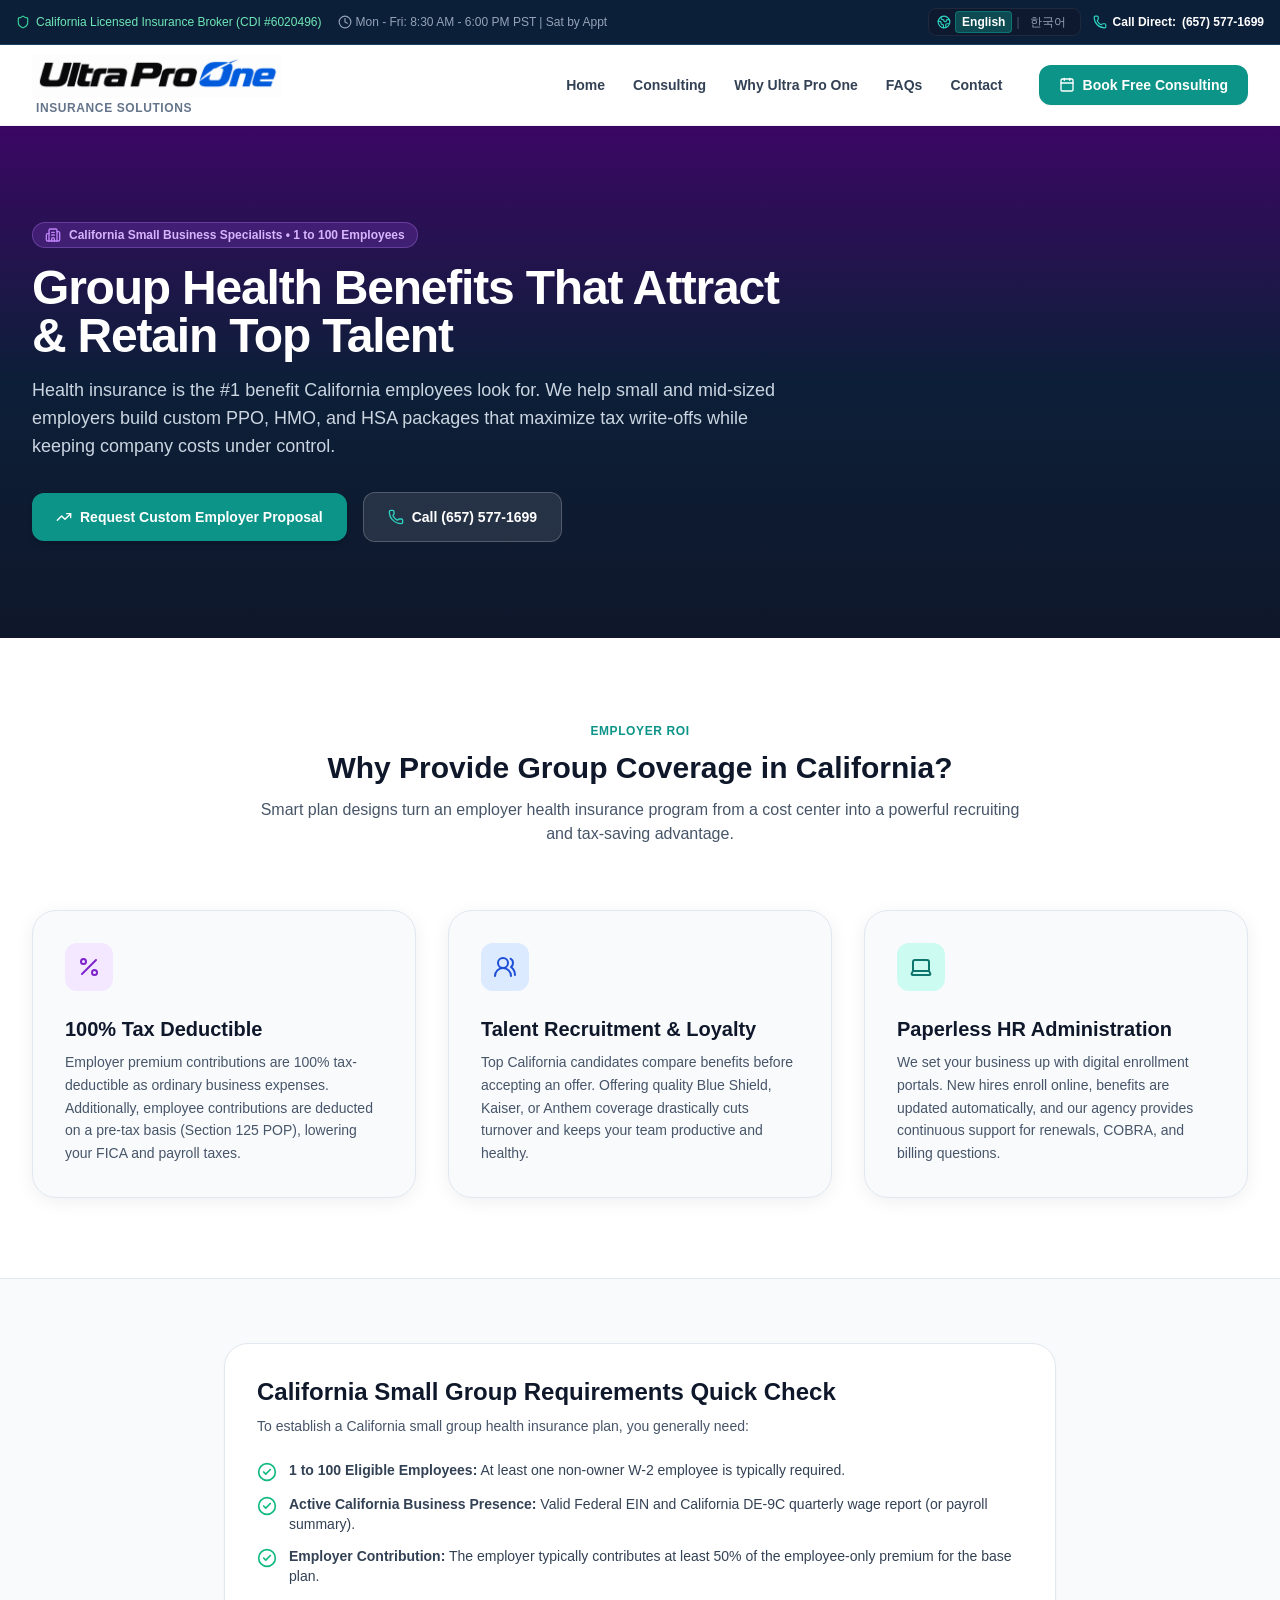
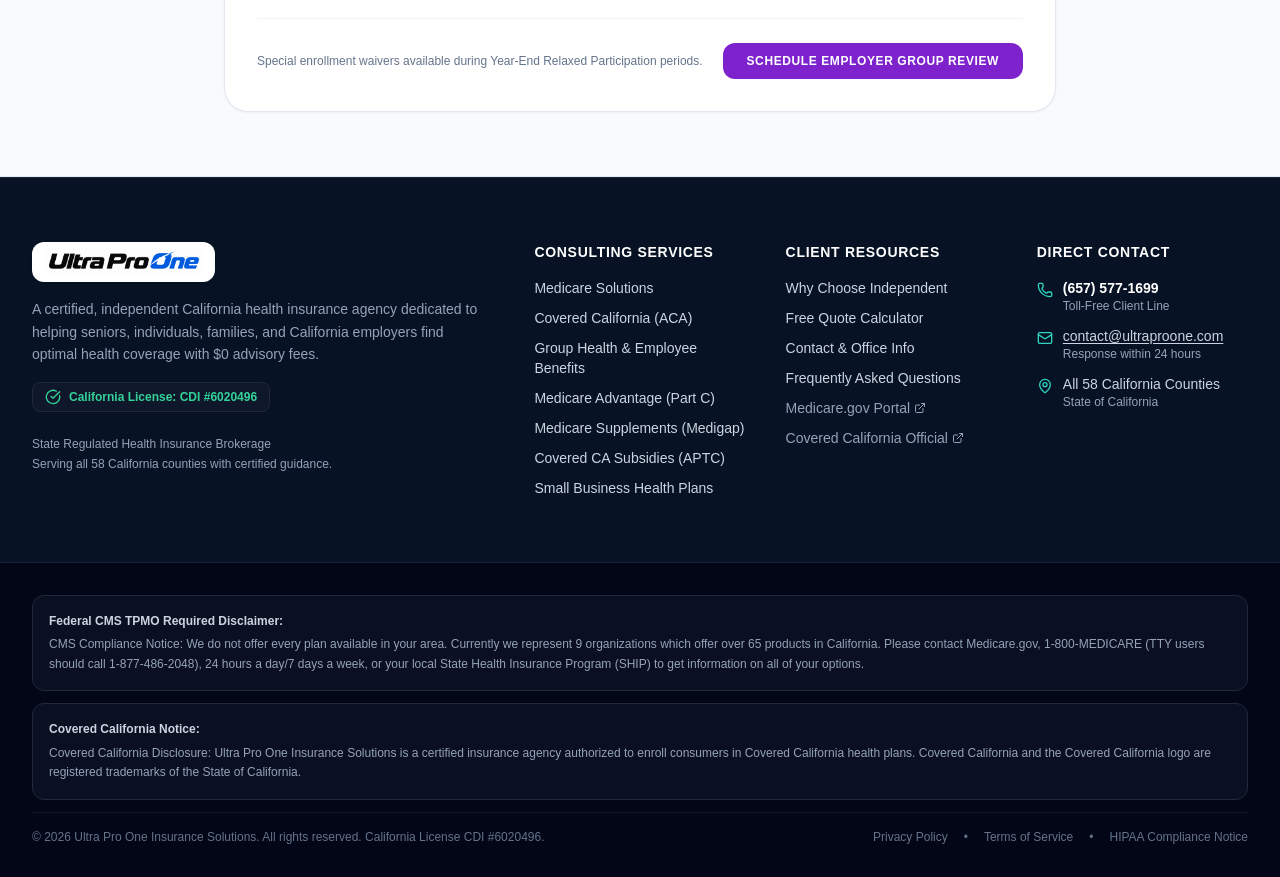
<file: group-health.html>
<!DOCTYPE html><!--_aMy2ctQs_w4G8_7chXuJ--><html lang="en"><head><meta charSet="utf-8"/><meta name="viewport" content="width=device-width, initial-scale=1"/><link rel="preload" as="image" href="/logo.png"/><link rel="stylesheet" href="/_next/static/css/33a028cffddf4a9d.css" data-precedence="next"/><link rel="preload" as="script" fetchPriority="low" href="/_next/static/chunks/webpack-a2a7106df7a920d1.js"/><script src="/_next/static/chunks/4bd1b696-c023c6e3521b1417.js" async=""></script><script src="/_next/static/chunks/255-2005b055456c798b.js" async=""></script><script src="/_next/static/chunks/main-app-6d74e51e62f535ee.js" async=""></script><script src="/_next/static/chunks/183-5c799b8dbe4536f9.js" async=""></script><script src="/_next/static/chunks/908-69c08bda937dd95a.js" async=""></script><script src="/_next/static/chunks/app/group-health/page-115de384194b9ace.js" async=""></script><title>Ultra Pro One Insurance Solutions | California Health Insurance Consulting</title><meta name="description" content="Expert, 100% free consulting for Medicare (Advantage &amp; Supplement), Covered California, and Small Business Group Health Plans across California. Licensed Broker CDI #6020496."/><meta name="author" content="Ultra Pro One Insurance Solutions"/><meta name="keywords" content="Ultra Pro One Insurance Solutions,California Medicare Broker,Covered California Certified Agent,Medicare Advantage California,Small Business Health Insurance California,Medigap California,Group health insurance agent,ACA health insurance California"/><meta property="og:title" content="Ultra Pro One Insurance Solutions | California Health Insurance Specialists"/><meta property="og:description" content="Get $0 cost guidance for Medicare, Covered California subsidies, and Group Health Insurance plans. Compare top CA carriers today."/><meta property="og:locale" content="en_US"/><meta property="og:type" content="website"/><meta name="twitter:card" content="summary"/><meta name="twitter:title" content="Ultra Pro One Insurance Solutions | California Health Insurance Specialists"/><meta name="twitter:description" content="Get $0 cost guidance for Medicare, Covered California subsidies, and Group Health Insurance plans. Compare top CA carriers today."/><script type="application/ld+json">{"@context":"https://schema.org","@type":"InsuranceAgency","name":"Ultra Pro One Insurance Solutions","description":"Independent health insurance brokerage in California providing Medicare, Covered California, and Group Health Insurance consulting.","telephone":"(657) 577-1699","email":"contact@ultraproone.com","areaServed":{"@type":"State","name":"California"},"priceRange":"$0 (Free Consultation)","openingHours":"Mo-Fr 08:30-18:00"}</script><script src="/_next/static/chunks/polyfills-42372ed130431b0a.js" noModule=""></script></head><body class="min-h-screen flex flex-col font-sans antialiased text-slate-800 bg-white"><div hidden=""><!--$--><!--/$--></div><div class="flex flex-col min-h-screen"><header class="sticky top-0 z-40 w-full bg-white/95 backdrop-blur-md shadow-sm border-b border-slate-100 transition-all"><div class="bg-brand-navy text-slate-200 text-xs py-2 px-4 border-b border-brand-navy-800"><div class="max-w-7xl mx-auto flex flex-wrap items-center justify-between gap-2"><div class="flex items-center gap-4 flex-wrap"><span class="inline-flex items-center gap-1.5 font-medium text-emerald-300"><svg xmlns="http://www.w3.org/2000/svg" width="24" height="24" viewBox="0 0 24 24" fill="none" stroke="currentColor" stroke-width="2" stroke-linecap="round" stroke-linejoin="round" class="lucide lucide-shield w-3.5 h-3.5 text-emerald-400" aria-hidden="true"><path d="M20 13c0 5-3.5 7.5-7.66 8.95a1 1 0 0 1-.67-.01C7.5 20.5 4 18 4 13V6a1 1 0 0 1 1-1c2 0 4.5-1.2 6.24-2.72a1.17 1.17 0 0 1 1.52 0C14.51 3.81 17 5 19 5a1 1 0 0 1 1 1z"></path></svg>California Licensed Insurance Broker (CDI #6020496)</span><span class="hidden md:inline-flex items-center gap-1 text-slate-400"><svg xmlns="http://www.w3.org/2000/svg" width="24" height="24" viewBox="0 0 24 24" fill="none" stroke="currentColor" stroke-width="2" stroke-linecap="round" stroke-linejoin="round" class="lucide lucide-clock w-3.5 h-3.5" aria-hidden="true"><circle cx="12" cy="12" r="10"></circle><path d="M12 6v6l4 2"></path></svg>Mon - Fri: 8:30 AM - 6:00 PM PST | Sat by Appt</span></div><div class="flex items-center gap-3 ml-auto"><div class="flex items-center gap-1 text-slate-300 bg-slate-900/60 px-2 py-0.5 rounded-lg border border-slate-800"><svg xmlns="http://www.w3.org/2000/svg" width="24" height="24" viewBox="0 0 24 24" fill="none" stroke="currentColor" stroke-width="2" stroke-linecap="round" stroke-linejoin="round" class="lucide lucide-earth lucide-globe-2 w-3.5 h-3.5 text-brand-teal-400 shrink-0" aria-hidden="true"><path d="M21.54 15H17a2 2 0 0 0-2 2v4.54"></path><path d="M7 3.34V5a3 3 0 0 0 3 3a2 2 0 0 1 2 2c0 1.1.9 2 2 2a2 2 0 0 0 2-2c0-1.1.9-2 2-2h3.17"></path><path d="M11 21.95V18a2 2 0 0 0-2-2a2 2 0 0 1-2-2v-1a2 2 0 0 0-2-2H2.05"></path><circle cx="12" cy="12" r="10"></circle></svg><button type="button" class="px-1.5 py-0.5 rounded text-xs transition cursor-pointer font-bold text-white bg-brand-teal/40 border border-brand-teal/60" title="Switch to English">English</button><span class="text-slate-600">|</span><button type="button" class="px-1.5 py-0.5 rounded text-xs transition cursor-pointer text-slate-400 hover:text-white" title="한국어 버전으로 전환">한국어</button></div><a href="tel:+16575771699" class="inline-flex items-center gap-1.5 font-semibold text-white hover:text-brand-teal-300 transition-colors"><svg xmlns="http://www.w3.org/2000/svg" width="24" height="24" viewBox="0 0 24 24" fill="none" stroke="currentColor" stroke-width="2" stroke-linecap="round" stroke-linejoin="round" class="lucide lucide-phone w-3.5 h-3.5 text-brand-teal-400" aria-hidden="true"><path d="M13.832 16.568a1 1 0 0 0 1.213-.303l.355-.465A2 2 0 0 1 17 15h3a2 2 0 0 1 2 2v3a2 2 0 0 1-2 2A18 18 0 0 1 2 4a2 2 0 0 1 2-2h3a2 2 0 0 1 2 2v3a2 2 0 0 1-.8 1.6l-.468.351a1 1 0 0 0-.292 1.233 14 14 0 0 0 6.392 6.384"></path></svg><span class="hidden sm:inline">Call Direct:</span><span>(657) 577-1699</span></a></div></div></div><div class="max-w-7xl mx-auto px-4 sm:px-6 lg:px-8"><div class="flex items-center justify-between h-20"><a class="flex items-center gap-3 group" href="/"><div class="flex flex-col"><img src="/logo.png" alt="Ultra Pro One Insurance Solutions" class="h-9 sm:h-11 w-auto object-contain transition-transform group-hover:scale-[1.02]"/><span class="text-[10px] sm:text-xs font-semibold uppercase tracking-wider text-slate-500 pl-1 mt-0.5">Insurance Solutions</span></div></a><div class="hidden lg:flex items-center gap-4"><nav class="flex items-center gap-1 text-sm font-semibold text-slate-700"><a class="px-3 py-2 rounded-lg hover:text-brand-teal hover:bg-slate-50 transition" href="/">Home</a><a class="px-3 py-2 rounded-lg hover:text-brand-teal hover:bg-slate-50 transition" href="/#services">Consulting</a><a class="px-3 py-2 rounded-lg hover:text-brand-teal hover:bg-slate-50 transition" href="/#why-us">Why Ultra Pro One</a><a class="px-3 py-2 rounded-lg hover:text-brand-teal hover:bg-slate-50 transition" href="/#faqs">FAQs</a><a class="px-3 py-2 rounded-lg hover:text-brand-teal hover:bg-slate-50 transition" href="/contact">Contact</a></nav><button class="inline-flex items-center gap-2 px-5 py-2.5 rounded-xl bg-brand-teal hover:bg-brand-teal-700 text-white font-semibold text-sm shadow-sm transition hover:shadow-md cursor-pointer ml-2"><svg xmlns="http://www.w3.org/2000/svg" width="24" height="24" viewBox="0 0 24 24" fill="none" stroke="currentColor" stroke-width="2" stroke-linecap="round" stroke-linejoin="round" class="lucide lucide-calendar w-4 h-4" aria-hidden="true"><path d="M8 2v3"></path><path d="M16 2v3"></path><rect x="3" y="3" width="18" height="18" rx="2"></rect><path d="M3 9h18"></path></svg>Book Free Consulting</button></div><div class="lg:hidden flex items-center gap-2"><button class="p-2 rounded-lg bg-brand-teal text-white hover:bg-brand-teal-700" aria-label="Book Free Consulting"><svg xmlns="http://www.w3.org/2000/svg" width="24" height="24" viewBox="0 0 24 24" fill="none" stroke="currentColor" stroke-width="2" stroke-linecap="round" stroke-linejoin="round" class="lucide lucide-calendar w-5 h-5" aria-hidden="true"><path d="M8 2v3"></path><path d="M16 2v3"></path><rect x="3" y="3" width="18" height="18" rx="2"></rect><path d="M3 9h18"></path></svg></button><button class="p-2 rounded-lg text-slate-700 hover:bg-slate-100 transition" aria-label="Toggle navigation menu"><svg xmlns="http://www.w3.org/2000/svg" width="24" height="24" viewBox="0 0 24 24" fill="none" stroke="currentColor" stroke-width="2" stroke-linecap="round" stroke-linejoin="round" class="lucide lucide-menu w-6 h-6" aria-hidden="true"><path d="M4 5h16"></path><path d="M4 12h16"></path><path d="M4 19h16"></path></svg></button></div></div></div></header><main class="flex-grow"><div class="bg-gradient-to-b from-purple-950 via-brand-navy to-slate-900 text-white py-16 lg:py-24"><div class="max-w-7xl mx-auto px-4 sm:px-6 lg:px-8"><div class="max-w-3xl"><span class="inline-flex items-center gap-2 px-3 py-1 rounded-full bg-purple-500/20 text-purple-300 border border-purple-400/30 text-xs font-semibold mb-4"><svg xmlns="http://www.w3.org/2000/svg" width="24" height="24" viewBox="0 0 24 24" fill="none" stroke="currentColor" stroke-width="2" stroke-linecap="round" stroke-linejoin="round" class="lucide lucide-building-complex lucide-building-2 w-4 h-4 text-purple-400" aria-hidden="true"><path d="M10 12h4"></path><path d="M10 8h4"></path><path d="M14 21v-3a2 2 0 0 0-4 0v3"></path><path d="M6 10H4a2 2 0 0 0-2 2v7a2 2 0 0 0 2 2h16a2 2 0 0 0 2-2V9a2 2 0 0 0-2-2h-2"></path><path d="M6 21V5a2 2 0 0 1 2-2h8a2 2 0 0 1 2 2v16"></path></svg>California Small Business Specialists • 1 to 100 Employees</span><h1 class="text-3xl sm:text-5xl font-extrabold tracking-tight">Group Health Benefits That Attract &amp; Retain Top Talent</h1><p class="text-slate-300 text-base sm:text-lg mt-4 leading-relaxed">Health insurance is the #1 benefit California employees look for. We help small and mid-sized employers build custom PPO, HMO, and HSA packages that maximize tax write-offs while keeping company costs under control.</p><div class="flex flex-wrap items-center gap-4 mt-8"><button class="px-6 py-3.5 rounded-xl bg-brand-teal hover:bg-brand-teal-500 text-white font-bold text-sm shadow-md transition flex items-center gap-2 cursor-pointer"><svg xmlns="http://www.w3.org/2000/svg" width="24" height="24" viewBox="0 0 24 24" fill="none" stroke="currentColor" stroke-width="2" stroke-linecap="round" stroke-linejoin="round" class="lucide lucide-trending-up w-4 h-4" aria-hidden="true"><path d="M16 7h6v6"></path><path d="m22 7-8.5 8.5-5-5L2 17"></path></svg>Request Custom Employer Proposal</button><a href="tel:+16575771699" class="px-6 py-3.5 rounded-xl bg-white/10 hover:bg-white/20 text-white font-semibold text-sm border border-white/20 transition flex items-center gap-2"><svg xmlns="http://www.w3.org/2000/svg" width="24" height="24" viewBox="0 0 24 24" fill="none" stroke="currentColor" stroke-width="2" stroke-linecap="round" stroke-linejoin="round" class="lucide lucide-phone w-4 h-4 text-brand-teal-400" aria-hidden="true"><path d="M13.832 16.568a1 1 0 0 0 1.213-.303l.355-.465A2 2 0 0 1 17 15h3a2 2 0 0 1 2 2v3a2 2 0 0 1-2 2A18 18 0 0 1 2 4a2 2 0 0 1 2-2h3a2 2 0 0 1 2 2v3a2 2 0 0 1-.8 1.6l-.468.351a1 1 0 0 0-.292 1.233 14 14 0 0 0 6.392 6.384"></path></svg>Call <!-- -->(657) 577-1699</a></div></div></div></div><div class="py-20 bg-white"><div class="max-w-7xl mx-auto px-4 sm:px-6 lg:px-8"><div class="text-center max-w-3xl mx-auto mb-16"><span class="text-xs uppercase font-bold tracking-wider text-brand-teal">Employer ROI</span><h2 class="text-3xl font-extrabold text-slate-900 mt-2">Why Provide Group Coverage in California?</h2><p class="text-slate-600 text-sm sm:text-base mt-3">Smart plan designs turn an employer health insurance program from a cost center into a powerful recruiting and tax-saving advantage.</p></div><div class="grid grid-cols-1 md:grid-cols-3 gap-8"><div class="p-8 rounded-3xl bg-slate-50 border border-slate-200 shadow-soft"><div class="w-12 h-12 rounded-xl bg-purple-100 text-purple-700 flex items-center justify-center mb-6"><svg xmlns="http://www.w3.org/2000/svg" width="24" height="24" viewBox="0 0 24 24" fill="none" stroke="currentColor" stroke-width="2" stroke-linecap="round" stroke-linejoin="round" class="lucide lucide-percent w-6 h-6" aria-hidden="true"><line x1="19" x2="5" y1="5" y2="19"></line><circle cx="6.5" cy="6.5" r="2.5"></circle><circle cx="17.5" cy="17.5" r="2.5"></circle></svg></div><h3 class="text-xl font-bold text-slate-900 mb-2">100% Tax Deductible</h3><p class="text-slate-600 text-sm leading-relaxed">Employer premium contributions are 100% tax-deductible as ordinary business expenses. Additionally, employee contributions are deducted on a pre-tax basis (Section 125 POP), lowering your FICA and payroll taxes.</p></div><div class="p-8 rounded-3xl bg-slate-50 border border-slate-200 shadow-soft"><div class="w-12 h-12 rounded-xl bg-blue-100 text-blue-700 flex items-center justify-center mb-6"><svg xmlns="http://www.w3.org/2000/svg" width="24" height="24" viewBox="0 0 24 24" fill="none" stroke="currentColor" stroke-width="2" stroke-linecap="round" stroke-linejoin="round" class="lucide lucide-users-round lucide-users-2 w-6 h-6" aria-hidden="true"><path d="M18 21a8 8 0 0 0-16 0"></path><circle cx="10" cy="8" r="5"></circle><path d="M22 20c0-3.37-2-6.5-4-8a5 5 0 0 0-.45-8.3"></path></svg></div><h3 class="text-xl font-bold text-slate-900 mb-2">Talent Recruitment &amp; Loyalty</h3><p class="text-slate-600 text-sm leading-relaxed">Top California candidates compare benefits before accepting an offer. Offering quality Blue Shield, Kaiser, or Anthem coverage drastically cuts turnover and keeps your team productive and healthy.</p></div><div class="p-8 rounded-3xl bg-slate-50 border border-slate-200 shadow-soft"><div class="w-12 h-12 rounded-xl bg-teal-100 text-teal-700 flex items-center justify-center mb-6"><svg xmlns="http://www.w3.org/2000/svg" width="24" height="24" viewBox="0 0 24 24" fill="none" stroke="currentColor" stroke-width="2" stroke-linecap="round" stroke-linejoin="round" class="lucide lucide-laptop w-6 h-6" aria-hidden="true"><path d="M18 5a2 2 0 0 1 2 2v8.526a2 2 0 0 0 .212.897l1.068 2.127a1 1 0 0 1-.9 1.45H3.62a1 1 0 0 1-.9-1.45l1.068-2.127A2 2 0 0 0 4 15.526V7a2 2 0 0 1 2-2z"></path><path d="M20.054 15.987H3.946"></path></svg></div><h3 class="text-xl font-bold text-slate-900 mb-2">Paperless HR Administration</h3><p class="text-slate-600 text-sm leading-relaxed">We set your business up with digital enrollment portals. New hires enroll online, benefits are updated automatically, and our agency provides continuous support for renewals, COBRA, and billing questions.</p></div></div></div></div><div class="py-16 bg-slate-50 border-t border-b border-slate-200"><div class="max-w-4xl mx-auto px-4 sm:px-6 lg:px-8"><div class="bg-white rounded-3xl p-8 border border-slate-200 shadow-sm"><h3 class="text-2xl font-bold text-slate-900 mb-2">California Small Group Requirements Quick Check</h3><p class="text-slate-600 text-sm mb-6">To establish a California small group health insurance plan, you generally need:</p><div class="space-y-3 text-sm text-slate-700"><div class="flex items-start gap-3"><svg xmlns="http://www.w3.org/2000/svg" width="24" height="24" viewBox="0 0 24 24" fill="none" stroke="currentColor" stroke-width="2" stroke-linecap="round" stroke-linejoin="round" class="lucide lucide-circle-check lucide-check-circle-2 w-5 h-5 text-emerald-500 shrink-0 mt-0.5" aria-hidden="true"><circle cx="12" cy="12" r="10"></circle><path d="m16 9-5.5 5.5L8 12"></path></svg><span><strong>1 to 100 Eligible Employees:</strong> At least one non-owner W-2 employee is typically required.</span></div><div class="flex items-start gap-3"><svg xmlns="http://www.w3.org/2000/svg" width="24" height="24" viewBox="0 0 24 24" fill="none" stroke="currentColor" stroke-width="2" stroke-linecap="round" stroke-linejoin="round" class="lucide lucide-circle-check lucide-check-circle-2 w-5 h-5 text-emerald-500 shrink-0 mt-0.5" aria-hidden="true"><circle cx="12" cy="12" r="10"></circle><path d="m16 9-5.5 5.5L8 12"></path></svg><span><strong>Active California Business Presence:</strong> Valid Federal EIN and California DE-9C quarterly wage report (or payroll summary).</span></div><div class="flex items-start gap-3"><svg xmlns="http://www.w3.org/2000/svg" width="24" height="24" viewBox="0 0 24 24" fill="none" stroke="currentColor" stroke-width="2" stroke-linecap="round" stroke-linejoin="round" class="lucide lucide-circle-check lucide-check-circle-2 w-5 h-5 text-emerald-500 shrink-0 mt-0.5" aria-hidden="true"><circle cx="12" cy="12" r="10"></circle><path d="m16 9-5.5 5.5L8 12"></path></svg><span><strong>Employer Contribution:</strong> The employer typically contributes at least 50% of the employee-only premium for the base plan.</span></div></div><div class="mt-8 pt-6 border-t border-slate-100 flex flex-col sm:flex-row items-center justify-between gap-4"><div class="text-xs text-slate-500">Special enrollment waivers available during Year-End Relaxed Participation periods.</div><button class="w-full sm:w-auto px-6 py-2.5 rounded-xl bg-purple-700 hover:bg-purple-800 text-white font-bold text-xs uppercase tracking-wider transition">Schedule Employer Group Review</button></div></div></div></div></main><footer class="bg-brand-navy-950 text-slate-300 border-t border-slate-800"><div class="max-w-7xl mx-auto px-4 sm:px-6 lg:px-8 py-16"><div class="grid grid-cols-1 md:grid-cols-2 lg:grid-cols-5 gap-10"><div class="lg:col-span-2 space-y-4"><div class="flex items-center gap-3"><div class="bg-white px-3 py-1.5 rounded-xl inline-block shadow"><img src="/logo.png" alt="Ultra Pro One Insurance Solutions" class="h-7 w-auto object-contain"/></div></div><p class="text-slate-400 text-sm leading-relaxed max-w-md">A certified, independent California health insurance agency dedicated to helping seniors, individuals, families, and California employers find optimal health coverage with $0 advisory fees.</p><div class="inline-flex items-center gap-2 px-3 py-1.5 rounded-lg bg-slate-900 border border-slate-800 text-xs font-semibold text-emerald-400"><svg xmlns="http://www.w3.org/2000/svg" width="24" height="24" viewBox="0 0 24 24" fill="none" stroke="currentColor" stroke-width="2" stroke-linecap="round" stroke-linejoin="round" class="lucide lucide-circle-check-big lucide-check-circle w-4 h-4 text-emerald-400" aria-hidden="true"><path d="M21.801 10A10 10 0 1 1 17 3.335"></path><path d="m9 11 3 3L22 4"></path></svg>California License: <!-- -->CDI #6020496</div><div class="pt-2 text-xs text-slate-400 space-y-1"><p>State Regulated Health Insurance Brokerage</p><p>Serving all 58 California counties with certified guidance.</p></div></div><div><h4 class="text-sm font-bold uppercase tracking-wider text-white mb-4">Consulting Services</h4><ul class="space-y-2.5 text-sm"><li><a class="hover:text-brand-teal-400 transition-colors" href="/#medicare">Medicare Solutions</a></li><li><a class="hover:text-brand-teal-400 transition-colors" href="/#covered-ca">Covered California (ACA)</a></li><li><a class="hover:text-brand-teal-400 transition-colors" href="/#group-health">Group Health &amp; Employee Benefits</a></li><li><a class="hover:text-brand-teal-400 transition-colors" href="/#medicare">Medicare Advantage (Part C)</a></li><li><a class="hover:text-brand-teal-400 transition-colors" href="/#medicare">Medicare Supplements (Medigap)</a></li><li><a class="hover:text-brand-teal-400 transition-colors" href="/#covered-ca">Covered CA Subsidies (APTC)</a></li><li><a class="hover:text-brand-teal-400 transition-colors" href="/#group-health">Small Business Health Plans</a></li></ul></div><div><h4 class="text-sm font-bold uppercase tracking-wider text-white mb-4">Client Resources</h4><ul class="space-y-2.5 text-sm"><li><a class="hover:text-brand-teal-400 transition-colors" href="/#why-us">Why Choose Independent</a></li><li><a class="hover:text-brand-teal-400 transition-colors" href="/#quote-wizard">Free Quote Calculator</a></li><li><a class="hover:text-brand-teal-400 transition-colors" href="/contact">Contact &amp; Office Info</a></li><li><a class="hover:text-brand-teal-400 transition-colors" href="/#faqs">Frequently Asked Questions</a></li><li><a href="https://www.medicare.gov" target="_blank" rel="noopener noreferrer" class="inline-flex items-center gap-1 text-slate-400 hover:text-white transition-colors">Medicare.gov Portal <svg xmlns="http://www.w3.org/2000/svg" width="24" height="24" viewBox="0 0 24 24" fill="none" stroke="currentColor" stroke-width="2" stroke-linecap="round" stroke-linejoin="round" class="lucide lucide-external-link w-3 h-3" aria-hidden="true"><path d="M15 3h6v6"></path><path d="M10 14 21 3"></path><path d="M18 13v6a2 2 0 0 1-2 2H5a2 2 0 0 1-2-2V8a2 2 0 0 1 2-2h6"></path></svg></a></li><li><a href="https://www.coveredca.com" target="_blank" rel="noopener noreferrer" class="inline-flex items-center gap-1 text-slate-400 hover:text-white transition-colors">Covered California Official <svg xmlns="http://www.w3.org/2000/svg" width="24" height="24" viewBox="0 0 24 24" fill="none" stroke="currentColor" stroke-width="2" stroke-linecap="round" stroke-linejoin="round" class="lucide lucide-external-link w-3 h-3" aria-hidden="true"><path d="M15 3h6v6"></path><path d="M10 14 21 3"></path><path d="M18 13v6a2 2 0 0 1-2 2H5a2 2 0 0 1-2-2V8a2 2 0 0 1 2-2h6"></path></svg></a></li></ul></div><div><h4 class="text-sm font-bold uppercase tracking-wider text-white mb-4">Direct Contact</h4><ul class="space-y-3 text-sm"><li class="flex items-start gap-2.5"><svg xmlns="http://www.w3.org/2000/svg" width="24" height="24" viewBox="0 0 24 24" fill="none" stroke="currentColor" stroke-width="2" stroke-linecap="round" stroke-linejoin="round" class="lucide lucide-phone w-4 h-4 text-brand-teal-400 mt-1 shrink-0" aria-hidden="true"><path d="M13.832 16.568a1 1 0 0 0 1.213-.303l.355-.465A2 2 0 0 1 17 15h3a2 2 0 0 1 2 2v3a2 2 0 0 1-2 2A18 18 0 0 1 2 4a2 2 0 0 1 2-2h3a2 2 0 0 1 2 2v3a2 2 0 0 1-.8 1.6l-.468.351a1 1 0 0 0-.292 1.233 14 14 0 0 0 6.392 6.384"></path></svg><div><div class="font-semibold text-white">(657) 577-1699</div><div class="text-xs text-slate-400">Toll-Free Client Line</div></div></li><li class="flex items-start gap-2.5"><svg xmlns="http://www.w3.org/2000/svg" width="24" height="24" viewBox="0 0 24 24" fill="none" stroke="currentColor" stroke-width="2" stroke-linecap="round" stroke-linejoin="round" class="lucide lucide-mail w-4 h-4 text-brand-teal-400 mt-1 shrink-0" aria-hidden="true"><path d="m22 7-8.991 5.727a2 2 0 0 1-2.009 0L2 7"></path><rect x="2" y="4" width="20" height="16" rx="2"></rect></svg><div><a href="mailto:contact@ultraproone.com" class="text-slate-300 hover:text-brand-teal-300 underline underline-offset-2 transition-colors font-medium">contact@ultraproone.com</a><div class="text-xs text-slate-400">Response within 24 hours</div></div></li><li class="flex items-start gap-2.5"><svg xmlns="http://www.w3.org/2000/svg" width="24" height="24" viewBox="0 0 24 24" fill="none" stroke="currentColor" stroke-width="2" stroke-linecap="round" stroke-linejoin="round" class="lucide lucide-map-pin w-4 h-4 text-brand-teal-400 mt-1 shrink-0" aria-hidden="true"><path d="M20 10c0 4.993-5.539 10.193-7.399 11.799a1 1 0 0 1-1.202 0C9.539 20.193 4 14.993 4 10a8 8 0 0 1 16 0"></path><circle cx="12" cy="10" r="3"></circle></svg><div><div class="text-slate-300">All 58 California Counties</div><div class="text-xs text-slate-400">State of California</div></div></li></ul></div></div></div><div class="border-t border-slate-800/80 bg-slate-950 py-8 px-4 sm:px-6 lg:px-8 text-xs text-slate-500 leading-relaxed space-y-4"><div class="max-w-7xl mx-auto space-y-3"><div class="p-4 rounded-xl bg-slate-900/60 border border-slate-800 text-slate-400"><strong class="text-slate-300 block mb-1">Federal CMS TPMO Required Disclaimer:</strong>CMS Compliance Notice: We do not offer every plan available in your area. Currently we represent 9 organizations which offer over 65 products in California. Please contact Medicare.gov, 1-800-MEDICARE (TTY users should call 1-877-486-2048), 24 hours a day/7 days a week, or your local State Health Insurance Program (SHIP) to get information on all of your options.</div><div class="p-4 rounded-xl bg-slate-900/60 border border-slate-800 text-slate-400"><strong class="text-slate-300 block mb-1">Covered California Notice:</strong>Covered California Disclosure: Ultra Pro One Insurance Solutions is a certified insurance agency authorized to enroll consumers in Covered California health plans. Covered California and the Covered California logo are registered trademarks of the State of California.</div><div class="flex flex-col sm:flex-row items-center justify-between gap-4 pt-4 border-t border-slate-900 text-slate-500 text-xs"><div>© <!-- -->2026<!-- --> <!-- -->Ultra Pro One Insurance Solutions<!-- -->. All rights reserved. California License <!-- -->CDI #6020496<!-- -->.</div><div class="flex items-center gap-4"><span>Privacy Policy</span><span>•</span><span>Terms of Service</span><span>•</span><span>HIPAA Compliance Notice</span></div></div></div></div></footer></div><!--$--><!--/$--><script src="/_next/static/chunks/webpack-a2a7106df7a920d1.js" id="_R_" async=""></script><script>(self.__next_f=self.__next_f||[]).push([0])</script><script>self.__next_f.push([1,"1:\"$Sreact.fragment\"\n2:I[9766,[],\"\"]\n3:I[8924,[],\"\"]\n4:I[1959,[],\"ClientPageRoot\"]\n5:I[7355,[\"183\",\"static/chunks/183-5c799b8dbe4536f9.js\",\"908\",\"static/chunks/908-69c08bda937dd95a.js\",\"883\",\"static/chunks/app/group-health/page-115de384194b9ace.js\"],\"default\"]\n8:I[4431,[],\"OutletBoundary\"]\na:I[5278,[],\"AsyncMetadataOutlet\"]\nc:I[4431,[],\"ViewportBoundary\"]\ne:I[4431,[],\"MetadataBoundary\"]\nf:\"$Sreact.suspense\"\n11:I[7150,[],\"\"]\n:HL[\"/_next/static/css/33a028cffddf4a9d.css\",\"style\"]\n"])</script><script>self.__next_f.push([1,"0:{\"P\":null,\"b\":\"_aMy2ctQs-w4G8_7chXuJ\",\"p\":\"\",\"c\":[\"\",\"group-health\"],\"i\":false,\"f\":[[[\"\",{\"children\":[\"group-health\",{\"children\":[\"__PAGE__\",{}]}]},\"$undefined\",\"$undefined\",true],[\"\",[\"$\",\"$1\",\"c\",{\"children\":[[[\"$\",\"link\",\"0\",{\"rel\":\"stylesheet\",\"href\":\"/_next/static/css/33a028cffddf4a9d.css\",\"precedence\":\"next\",\"crossOrigin\":\"$undefined\",\"nonce\":\"$undefined\"}]],[\"$\",\"html\",null,{\"lang\":\"en\",\"children\":[[\"$\",\"head\",null,{\"children\":[\"$\",\"script\",null,{\"type\":\"application/ld+json\",\"dangerouslySetInnerHTML\":{\"__html\":\"{\\\"@context\\\":\\\"https://schema.org\\\",\\\"@type\\\":\\\"InsuranceAgency\\\",\\\"name\\\":\\\"Ultra Pro One Insurance Solutions\\\",\\\"description\\\":\\\"Independent health insurance brokerage in California providing Medicare, Covered California, and Group Health Insurance consulting.\\\",\\\"telephone\\\":\\\"(657) 577-1699\\\",\\\"email\\\":\\\"contact@ultraproone.com\\\",\\\"areaServed\\\":{\\\"@type\\\":\\\"State\\\",\\\"name\\\":\\\"California\\\"},\\\"priceRange\\\":\\\"$0 (Free Consultation)\\\",\\\"openingHours\\\":\\\"Mo-Fr 08:30-18:00\\\"}\"}}]}],[\"$\",\"body\",null,{\"className\":\"min-h-screen flex flex-col font-sans antialiased text-slate-800 bg-white\",\"children\":[\"$\",\"$L2\",null,{\"parallelRouterKey\":\"children\",\"error\":\"$undefined\",\"errorStyles\":\"$undefined\",\"errorScripts\":\"$undefined\",\"template\":[\"$\",\"$L3\",null,{}],\"templateStyles\":\"$undefined\",\"templateScripts\":\"$undefined\",\"notFound\":[[[\"$\",\"title\",null,{\"children\":\"404: This page could not be found.\"}],[\"$\",\"div\",null,{\"style\":{\"fontFamily\":\"system-ui,\\\"Segoe UI\\\",Roboto,Helvetica,Arial,sans-serif,\\\"Apple Color Emoji\\\",\\\"Segoe UI Emoji\\\"\",\"height\":\"100vh\",\"textAlign\":\"center\",\"display\":\"flex\",\"flexDirection\":\"column\",\"alignItems\":\"center\",\"justifyContent\":\"center\"},\"children\":[\"$\",\"div\",null,{\"children\":[[\"$\",\"style\",null,{\"dangerouslySetInnerHTML\":{\"__html\":\"body{color:#000;background:#fff;margin:0}.next-error-h1{border-right:1px solid rgba(0,0,0,.3)}@media (prefers-color-scheme:dark){body{color:#fff;background:#000}.next-error-h1{border-right:1px solid rgba(255,255,255,.3)}}\"}}],[\"$\",\"h1\",null,{\"className\":\"next-error-h1\",\"style\":{\"display\":\"inline-block\",\"margin\":\"0 20px 0 0\",\"padding\":\"0 23px 0 0\",\"fontSize\":24,\"fontWeight\":500,\"verticalAlign\":\"top\",\"lineHeight\":\"49px\"},\"children\":404}],[\"$\",\"div\",null,{\"style\":{\"display\":\"inline-block\"},\"children\":[\"$\",\"h2\",null,{\"style\":{\"fontSize\":14,\"fontWeight\":400,\"lineHeight\":\"49px\",\"margin\":0},\"children\":\"This page could not be found.\"}]}]]}]}]],[]],\"forbidden\":\"$undefined\",\"unauthorized\":\"$undefined\"}]}]]}]]}],{\"children\":[\"group-health\",[\"$\",\"$1\",\"c\",{\"children\":[null,[\"$\",\"$L2\",null,{\"parallelRouterKey\":\"children\",\"error\":\"$undefined\",\"errorStyles\":\"$undefined\",\"errorScripts\":\"$undefined\",\"template\":[\"$\",\"$L3\",null,{}],\"templateStyles\":\"$undefined\",\"templateScripts\":\"$undefined\",\"notFound\":\"$undefined\",\"forbidden\":\"$undefined\",\"unauthorized\":\"$undefined\"}]]}],{\"children\":[\"__PAGE__\",[\"$\",\"$1\",\"c\",{\"children\":[[\"$\",\"$L4\",null,{\"Component\":\"$5\",\"searchParams\":{},\"params\":{},\"promises\":[\"$@6\",\"$@7\"]}],null,[\"$\",\"$L8\",null,{\"children\":[\"$L9\",[\"$\",\"$La\",null,{\"promise\":\"$@b\"}]]}]]}],{},null,false]},null,false]},null,false],[\"$\",\"$1\",\"h\",{\"children\":[null,[[\"$\",\"$Lc\",null,{\"children\":\"$Ld\"}],null],[\"$\",\"$Le\",null,{\"children\":[\"$\",\"div\",null,{\"hidden\":true,\"children\":[\"$\",\"$f\",null,{\"fallback\":null,\"children\":\"$L10\"}]}]}]]}],false]],\"m\":\"$undefined\",\"G\":[\"$11\",[]],\"s\":false,\"S\":true}\n"])</script><script>self.__next_f.push([1,"6:{}\n7:\"$0:f:0:1:2:children:2:children:1:props:children:0:props:params\"\n"])</script><script>self.__next_f.push([1,"d:[[\"$\",\"meta\",\"0\",{\"charSet\":\"utf-8\"}],[\"$\",\"meta\",\"1\",{\"name\":\"viewport\",\"content\":\"width=device-width, initial-scale=1\"}]]\n9:null\n"])</script><script>self.__next_f.push([1,"b:{\"metadata\":[[\"$\",\"title\",\"0\",{\"children\":\"Ultra Pro One Insurance Solutions | California Health Insurance Consulting\"}],[\"$\",\"meta\",\"1\",{\"name\":\"description\",\"content\":\"Expert, 100% free consulting for Medicare (Advantage \u0026 Supplement), Covered California, and Small Business Group Health Plans across California. Licensed Broker CDI #6020496.\"}],[\"$\",\"meta\",\"2\",{\"name\":\"author\",\"content\":\"Ultra Pro One Insurance Solutions\"}],[\"$\",\"meta\",\"3\",{\"name\":\"keywords\",\"content\":\"Ultra Pro One Insurance Solutions,California Medicare Broker,Covered California Certified Agent,Medicare Advantage California,Small Business Health Insurance California,Medigap California,Group health insurance agent,ACA health insurance California\"}],[\"$\",\"meta\",\"4\",{\"property\":\"og:title\",\"content\":\"Ultra Pro One Insurance Solutions | California Health Insurance Specialists\"}],[\"$\",\"meta\",\"5\",{\"property\":\"og:description\",\"content\":\"Get $0 cost guidance for Medicare, Covered California subsidies, and Group Health Insurance plans. Compare top CA carriers today.\"}],[\"$\",\"meta\",\"6\",{\"property\":\"og:locale\",\"content\":\"en_US\"}],[\"$\",\"meta\",\"7\",{\"property\":\"og:type\",\"content\":\"website\"}],[\"$\",\"meta\",\"8\",{\"name\":\"twitter:card\",\"content\":\"summary\"}],[\"$\",\"meta\",\"9\",{\"name\":\"twitter:title\",\"content\":\"Ultra Pro One Insurance Solutions | California Health Insurance Specialists\"}],[\"$\",\"meta\",\"10\",{\"name\":\"twitter:description\",\"content\":\"Get $0 cost guidance for Medicare, Covered California subsidies, and Group Health Insurance plans. Compare top CA carriers today.\"}]],\"error\":null,\"digest\":\"$undefined\"}\n"])</script><script>self.__next_f.push([1,"10:\"$b:metadata\"\n"])</script></body></html>
</file>
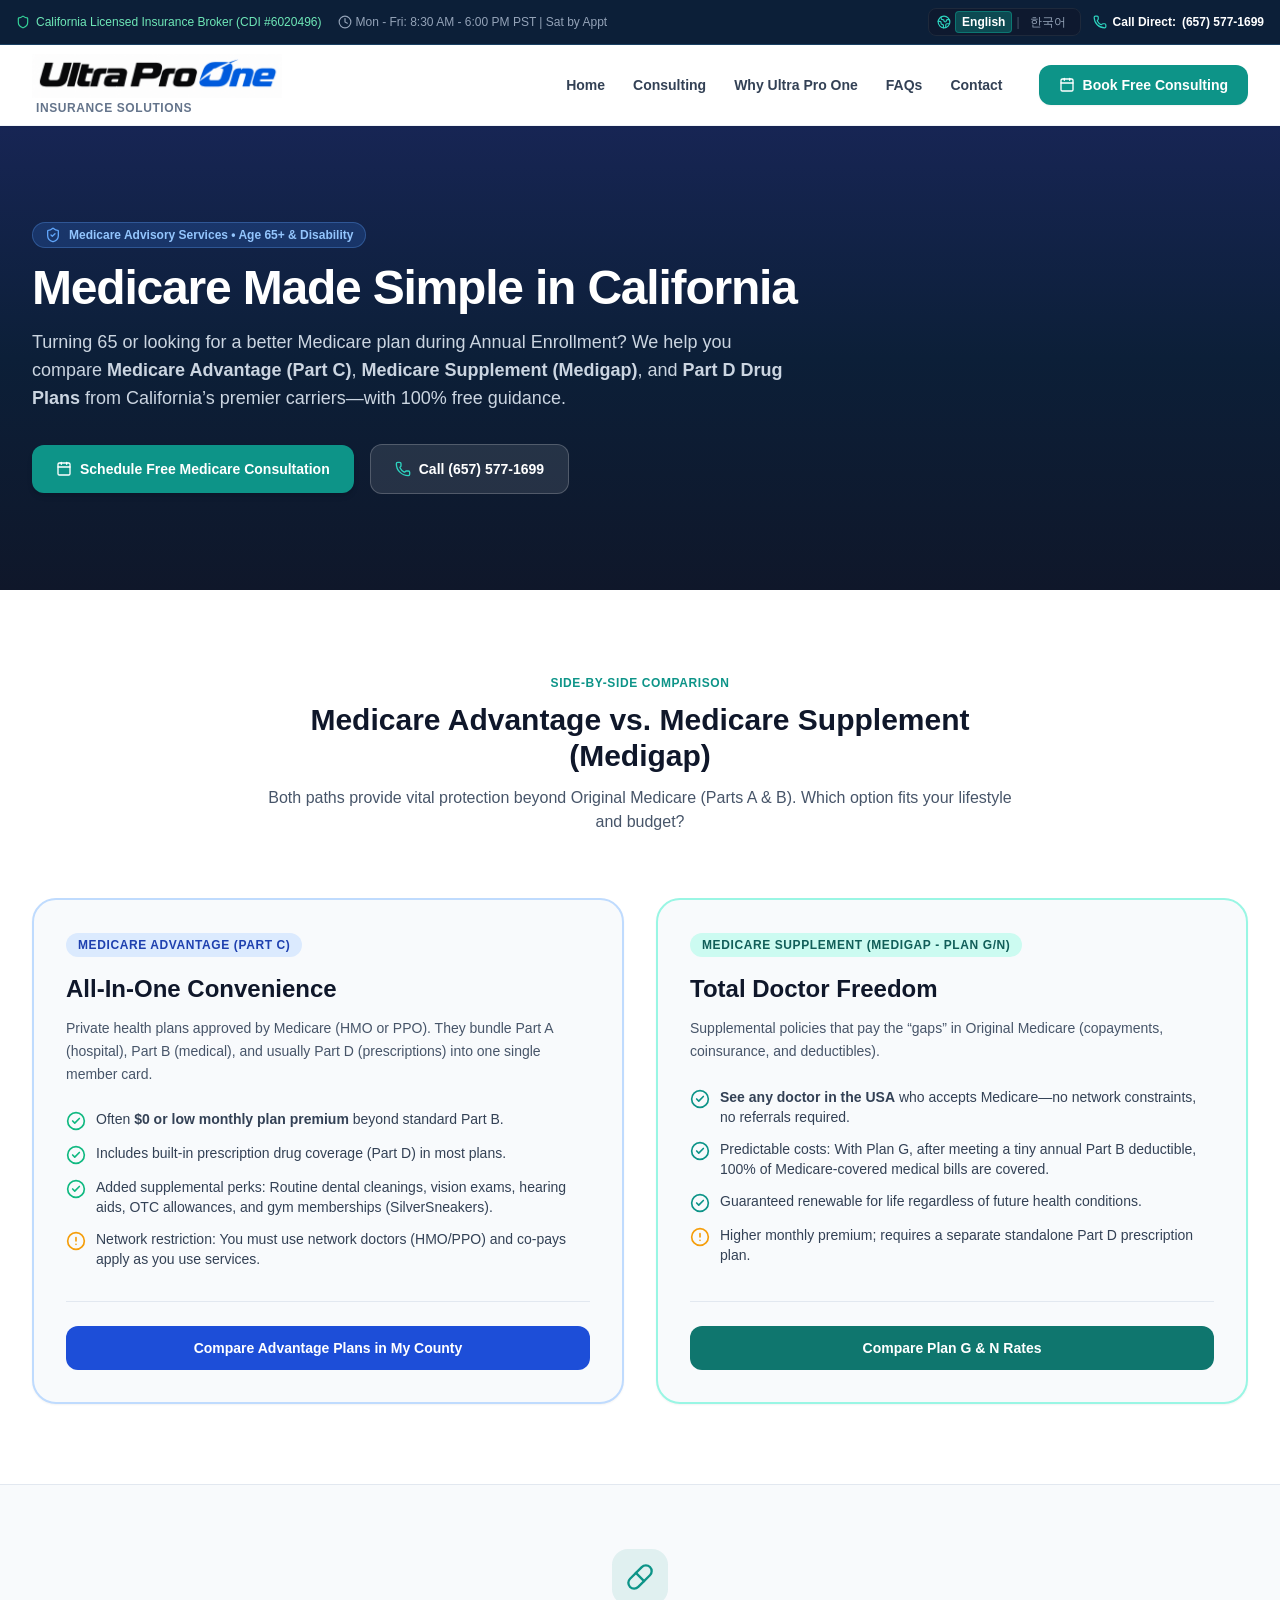
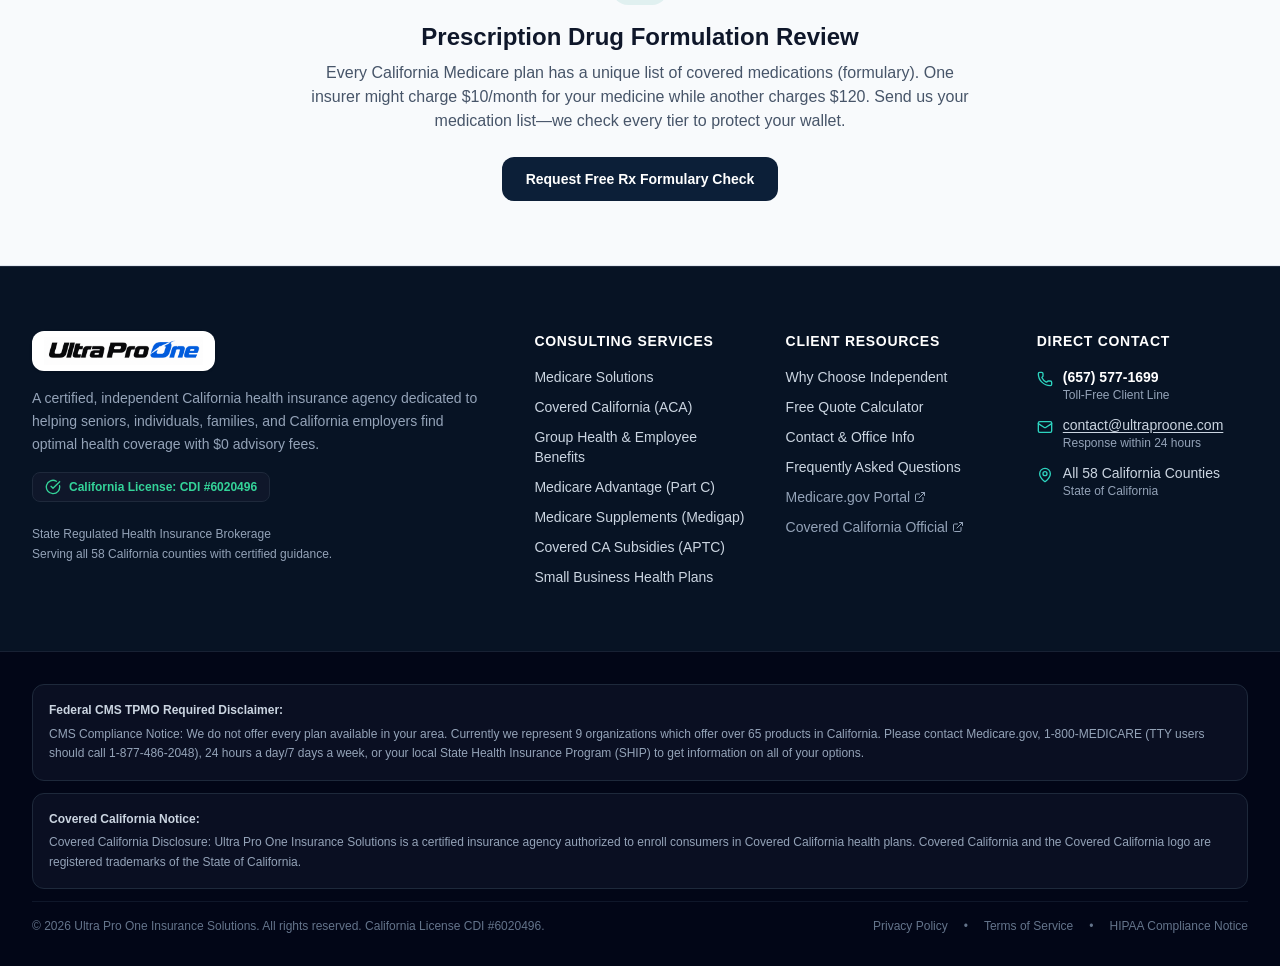
<file: medicare.html>
<!DOCTYPE html><!--_aMy2ctQs_w4G8_7chXuJ--><html lang="en"><head><meta charSet="utf-8"/><meta name="viewport" content="width=device-width, initial-scale=1"/><link rel="preload" as="image" href="/logo.png"/><link rel="stylesheet" href="/_next/static/css/33a028cffddf4a9d.css" data-precedence="next"/><link rel="preload" as="script" fetchPriority="low" href="/_next/static/chunks/webpack-a2a7106df7a920d1.js"/><script src="/_next/static/chunks/4bd1b696-c023c6e3521b1417.js" async=""></script><script src="/_next/static/chunks/255-2005b055456c798b.js" async=""></script><script src="/_next/static/chunks/main-app-6d74e51e62f535ee.js" async=""></script><script src="/_next/static/chunks/183-5c799b8dbe4536f9.js" async=""></script><script src="/_next/static/chunks/908-69c08bda937dd95a.js" async=""></script><script src="/_next/static/chunks/app/medicare/page-c13e6e0fdd9a72f6.js" async=""></script><title>Ultra Pro One Insurance Solutions | California Health Insurance Consulting</title><meta name="description" content="Expert, 100% free consulting for Medicare (Advantage &amp; Supplement), Covered California, and Small Business Group Health Plans across California. Licensed Broker CDI #6020496."/><meta name="author" content="Ultra Pro One Insurance Solutions"/><meta name="keywords" content="Ultra Pro One Insurance Solutions,California Medicare Broker,Covered California Certified Agent,Medicare Advantage California,Small Business Health Insurance California,Medigap California,Group health insurance agent,ACA health insurance California"/><meta property="og:title" content="Ultra Pro One Insurance Solutions | California Health Insurance Specialists"/><meta property="og:description" content="Get $0 cost guidance for Medicare, Covered California subsidies, and Group Health Insurance plans. Compare top CA carriers today."/><meta property="og:locale" content="en_US"/><meta property="og:type" content="website"/><meta name="twitter:card" content="summary"/><meta name="twitter:title" content="Ultra Pro One Insurance Solutions | California Health Insurance Specialists"/><meta name="twitter:description" content="Get $0 cost guidance for Medicare, Covered California subsidies, and Group Health Insurance plans. Compare top CA carriers today."/><script type="application/ld+json">{"@context":"https://schema.org","@type":"InsuranceAgency","name":"Ultra Pro One Insurance Solutions","description":"Independent health insurance brokerage in California providing Medicare, Covered California, and Group Health Insurance consulting.","telephone":"(657) 577-1699","email":"contact@ultraproone.com","areaServed":{"@type":"State","name":"California"},"priceRange":"$0 (Free Consultation)","openingHours":"Mo-Fr 08:30-18:00"}</script><script src="/_next/static/chunks/polyfills-42372ed130431b0a.js" noModule=""></script></head><body class="min-h-screen flex flex-col font-sans antialiased text-slate-800 bg-white"><div hidden=""><!--$--><!--/$--></div><div class="flex flex-col min-h-screen"><header class="sticky top-0 z-40 w-full bg-white/95 backdrop-blur-md shadow-sm border-b border-slate-100 transition-all"><div class="bg-brand-navy text-slate-200 text-xs py-2 px-4 border-b border-brand-navy-800"><div class="max-w-7xl mx-auto flex flex-wrap items-center justify-between gap-2"><div class="flex items-center gap-4 flex-wrap"><span class="inline-flex items-center gap-1.5 font-medium text-emerald-300"><svg xmlns="http://www.w3.org/2000/svg" width="24" height="24" viewBox="0 0 24 24" fill="none" stroke="currentColor" stroke-width="2" stroke-linecap="round" stroke-linejoin="round" class="lucide lucide-shield w-3.5 h-3.5 text-emerald-400" aria-hidden="true"><path d="M20 13c0 5-3.5 7.5-7.66 8.95a1 1 0 0 1-.67-.01C7.5 20.5 4 18 4 13V6a1 1 0 0 1 1-1c2 0 4.5-1.2 6.24-2.72a1.17 1.17 0 0 1 1.52 0C14.51 3.81 17 5 19 5a1 1 0 0 1 1 1z"></path></svg>California Licensed Insurance Broker (CDI #6020496)</span><span class="hidden md:inline-flex items-center gap-1 text-slate-400"><svg xmlns="http://www.w3.org/2000/svg" width="24" height="24" viewBox="0 0 24 24" fill="none" stroke="currentColor" stroke-width="2" stroke-linecap="round" stroke-linejoin="round" class="lucide lucide-clock w-3.5 h-3.5" aria-hidden="true"><circle cx="12" cy="12" r="10"></circle><path d="M12 6v6l4 2"></path></svg>Mon - Fri: 8:30 AM - 6:00 PM PST | Sat by Appt</span></div><div class="flex items-center gap-3 ml-auto"><div class="flex items-center gap-1 text-slate-300 bg-slate-900/60 px-2 py-0.5 rounded-lg border border-slate-800"><svg xmlns="http://www.w3.org/2000/svg" width="24" height="24" viewBox="0 0 24 24" fill="none" stroke="currentColor" stroke-width="2" stroke-linecap="round" stroke-linejoin="round" class="lucide lucide-earth lucide-globe-2 w-3.5 h-3.5 text-brand-teal-400 shrink-0" aria-hidden="true"><path d="M21.54 15H17a2 2 0 0 0-2 2v4.54"></path><path d="M7 3.34V5a3 3 0 0 0 3 3a2 2 0 0 1 2 2c0 1.1.9 2 2 2a2 2 0 0 0 2-2c0-1.1.9-2 2-2h3.17"></path><path d="M11 21.95V18a2 2 0 0 0-2-2a2 2 0 0 1-2-2v-1a2 2 0 0 0-2-2H2.05"></path><circle cx="12" cy="12" r="10"></circle></svg><button type="button" class="px-1.5 py-0.5 rounded text-xs transition cursor-pointer font-bold text-white bg-brand-teal/40 border border-brand-teal/60" title="Switch to English">English</button><span class="text-slate-600">|</span><button type="button" class="px-1.5 py-0.5 rounded text-xs transition cursor-pointer text-slate-400 hover:text-white" title="한국어 버전으로 전환">한국어</button></div><a href="tel:+16575771699" class="inline-flex items-center gap-1.5 font-semibold text-white hover:text-brand-teal-300 transition-colors"><svg xmlns="http://www.w3.org/2000/svg" width="24" height="24" viewBox="0 0 24 24" fill="none" stroke="currentColor" stroke-width="2" stroke-linecap="round" stroke-linejoin="round" class="lucide lucide-phone w-3.5 h-3.5 text-brand-teal-400" aria-hidden="true"><path d="M13.832 16.568a1 1 0 0 0 1.213-.303l.355-.465A2 2 0 0 1 17 15h3a2 2 0 0 1 2 2v3a2 2 0 0 1-2 2A18 18 0 0 1 2 4a2 2 0 0 1 2-2h3a2 2 0 0 1 2 2v3a2 2 0 0 1-.8 1.6l-.468.351a1 1 0 0 0-.292 1.233 14 14 0 0 0 6.392 6.384"></path></svg><span class="hidden sm:inline">Call Direct:</span><span>(657) 577-1699</span></a></div></div></div><div class="max-w-7xl mx-auto px-4 sm:px-6 lg:px-8"><div class="flex items-center justify-between h-20"><a class="flex items-center gap-3 group" href="/"><div class="flex flex-col"><img src="/logo.png" alt="Ultra Pro One Insurance Solutions" class="h-9 sm:h-11 w-auto object-contain transition-transform group-hover:scale-[1.02]"/><span class="text-[10px] sm:text-xs font-semibold uppercase tracking-wider text-slate-500 pl-1 mt-0.5">Insurance Solutions</span></div></a><div class="hidden lg:flex items-center gap-4"><nav class="flex items-center gap-1 text-sm font-semibold text-slate-700"><a class="px-3 py-2 rounded-lg hover:text-brand-teal hover:bg-slate-50 transition" href="/">Home</a><a class="px-3 py-2 rounded-lg hover:text-brand-teal hover:bg-slate-50 transition" href="/#services">Consulting</a><a class="px-3 py-2 rounded-lg hover:text-brand-teal hover:bg-slate-50 transition" href="/#why-us">Why Ultra Pro One</a><a class="px-3 py-2 rounded-lg hover:text-brand-teal hover:bg-slate-50 transition" href="/#faqs">FAQs</a><a class="px-3 py-2 rounded-lg hover:text-brand-teal hover:bg-slate-50 transition" href="/contact">Contact</a></nav><button class="inline-flex items-center gap-2 px-5 py-2.5 rounded-xl bg-brand-teal hover:bg-brand-teal-700 text-white font-semibold text-sm shadow-sm transition hover:shadow-md cursor-pointer ml-2"><svg xmlns="http://www.w3.org/2000/svg" width="24" height="24" viewBox="0 0 24 24" fill="none" stroke="currentColor" stroke-width="2" stroke-linecap="round" stroke-linejoin="round" class="lucide lucide-calendar w-4 h-4" aria-hidden="true"><path d="M8 2v3"></path><path d="M16 2v3"></path><rect x="3" y="3" width="18" height="18" rx="2"></rect><path d="M3 9h18"></path></svg>Book Free Consulting</button></div><div class="lg:hidden flex items-center gap-2"><button class="p-2 rounded-lg bg-brand-teal text-white hover:bg-brand-teal-700" aria-label="Book Free Consulting"><svg xmlns="http://www.w3.org/2000/svg" width="24" height="24" viewBox="0 0 24 24" fill="none" stroke="currentColor" stroke-width="2" stroke-linecap="round" stroke-linejoin="round" class="lucide lucide-calendar w-5 h-5" aria-hidden="true"><path d="M8 2v3"></path><path d="M16 2v3"></path><rect x="3" y="3" width="18" height="18" rx="2"></rect><path d="M3 9h18"></path></svg></button><button class="p-2 rounded-lg text-slate-700 hover:bg-slate-100 transition" aria-label="Toggle navigation menu"><svg xmlns="http://www.w3.org/2000/svg" width="24" height="24" viewBox="0 0 24 24" fill="none" stroke="currentColor" stroke-width="2" stroke-linecap="round" stroke-linejoin="round" class="lucide lucide-menu w-6 h-6" aria-hidden="true"><path d="M4 5h16"></path><path d="M4 12h16"></path><path d="M4 19h16"></path></svg></button></div></div></div></header><main class="flex-grow"><div class="bg-gradient-to-b from-blue-950 via-brand-navy to-slate-900 text-white py-16 lg:py-24"><div class="max-w-7xl mx-auto px-4 sm:px-6 lg:px-8"><div class="max-w-3xl"><span class="inline-flex items-center gap-2 px-3 py-1 rounded-full bg-blue-500/20 text-blue-300 border border-blue-400/30 text-xs font-semibold mb-4"><svg xmlns="http://www.w3.org/2000/svg" width="24" height="24" viewBox="0 0 24 24" fill="none" stroke="currentColor" stroke-width="2" stroke-linecap="round" stroke-linejoin="round" class="lucide lucide-shield-check w-4 h-4 text-blue-400" aria-hidden="true"><path d="M20 13c0 5-3.5 7.5-7.66 8.95a1 1 0 0 1-.67-.01C7.5 20.5 4 18 4 13V6a1 1 0 0 1 1-1c2 0 4.5-1.2 6.24-2.72a1.17 1.17 0 0 1 1.52 0C14.51 3.81 17 5 19 5a1 1 0 0 1 1 1z"></path><path d="m9 12 2 2 4-4"></path></svg>Medicare Advisory Services • Age 65+ &amp; Disability</span><h1 class="text-3xl sm:text-5xl font-extrabold tracking-tight">Medicare Made Simple in California</h1><p class="text-slate-300 text-base sm:text-lg mt-4 leading-relaxed">Turning 65 or looking for a better Medicare plan during Annual Enrollment? We help you compare <strong>Medicare Advantage (Part C)</strong>, <strong>Medicare Supplement (Medigap)</strong>, and <strong>Part D Drug Plans</strong> from California’s premier carriers—with 100% free guidance.</p><div class="flex flex-wrap items-center gap-4 mt-8"><button class="px-6 py-3.5 rounded-xl bg-brand-teal hover:bg-brand-teal-500 text-white font-bold text-sm shadow-md transition flex items-center gap-2 cursor-pointer"><svg xmlns="http://www.w3.org/2000/svg" width="24" height="24" viewBox="0 0 24 24" fill="none" stroke="currentColor" stroke-width="2" stroke-linecap="round" stroke-linejoin="round" class="lucide lucide-calendar w-4 h-4" aria-hidden="true"><path d="M8 2v3"></path><path d="M16 2v3"></path><rect x="3" y="3" width="18" height="18" rx="2"></rect><path d="M3 9h18"></path></svg>Schedule Free Medicare Consultation</button><a href="tel:+16575771699" class="px-6 py-3.5 rounded-xl bg-white/10 hover:bg-white/20 text-white font-semibold text-sm border border-white/20 transition flex items-center gap-2"><svg xmlns="http://www.w3.org/2000/svg" width="24" height="24" viewBox="0 0 24 24" fill="none" stroke="currentColor" stroke-width="2" stroke-linecap="round" stroke-linejoin="round" class="lucide lucide-phone w-4 h-4 text-brand-teal-400" aria-hidden="true"><path d="M13.832 16.568a1 1 0 0 0 1.213-.303l.355-.465A2 2 0 0 1 17 15h3a2 2 0 0 1 2 2v3a2 2 0 0 1-2 2A18 18 0 0 1 2 4a2 2 0 0 1 2-2h3a2 2 0 0 1 2 2v3a2 2 0 0 1-.8 1.6l-.468.351a1 1 0 0 0-.292 1.233 14 14 0 0 0 6.392 6.384"></path></svg>Call <!-- -->(657) 577-1699</a></div></div></div></div><div class="py-20 bg-white"><div class="max-w-7xl mx-auto px-4 sm:px-6 lg:px-8"><div class="text-center max-w-3xl mx-auto mb-16"><span class="text-xs uppercase font-bold tracking-wider text-brand-teal">Side-by-Side Comparison</span><h2 class="text-3xl font-extrabold text-slate-900 mt-2">Medicare Advantage vs. Medicare Supplement (Medigap)</h2><p class="text-slate-600 text-sm sm:text-base mt-3">Both paths provide vital protection beyond Original Medicare (Parts A &amp; B). Which option fits your lifestyle and budget?</p></div><div class="grid grid-cols-1 md:grid-cols-2 gap-8"><div class="p-8 rounded-3xl bg-slate-50 border-2 border-blue-200 shadow-sm flex flex-col justify-between"><div><div class="inline-block px-3 py-1 rounded-full bg-blue-100 text-blue-800 text-xs font-bold uppercase tracking-wider mb-4">Medicare Advantage (Part C)</div><h3 class="text-2xl font-bold text-slate-900 mb-3">All-In-One Convenience</h3><p class="text-slate-600 text-sm leading-relaxed mb-6">Private health plans approved by Medicare (HMO or PPO). They bundle Part A (hospital), Part B (medical), and usually Part D (prescriptions) into one single member card.</p><ul class="space-y-3 text-sm text-slate-700"><li class="flex items-start gap-2.5"><svg xmlns="http://www.w3.org/2000/svg" width="24" height="24" viewBox="0 0 24 24" fill="none" stroke="currentColor" stroke-width="2" stroke-linecap="round" stroke-linejoin="round" class="lucide lucide-circle-check lucide-check-circle-2 w-5 h-5 text-emerald-500 shrink-0 mt-0.5" aria-hidden="true"><circle cx="12" cy="12" r="10"></circle><path d="m16 9-5.5 5.5L8 12"></path></svg><span>Often <strong>$0 or low monthly plan premium</strong> beyond standard Part B.</span></li><li class="flex items-start gap-2.5"><svg xmlns="http://www.w3.org/2000/svg" width="24" height="24" viewBox="0 0 24 24" fill="none" stroke="currentColor" stroke-width="2" stroke-linecap="round" stroke-linejoin="round" class="lucide lucide-circle-check lucide-check-circle-2 w-5 h-5 text-emerald-500 shrink-0 mt-0.5" aria-hidden="true"><circle cx="12" cy="12" r="10"></circle><path d="m16 9-5.5 5.5L8 12"></path></svg><span>Includes built-in prescription drug coverage (Part D) in most plans.</span></li><li class="flex items-start gap-2.5"><svg xmlns="http://www.w3.org/2000/svg" width="24" height="24" viewBox="0 0 24 24" fill="none" stroke="currentColor" stroke-width="2" stroke-linecap="round" stroke-linejoin="round" class="lucide lucide-circle-check lucide-check-circle-2 w-5 h-5 text-emerald-500 shrink-0 mt-0.5" aria-hidden="true"><circle cx="12" cy="12" r="10"></circle><path d="m16 9-5.5 5.5L8 12"></path></svg><span>Added supplemental perks: Routine dental cleanings, vision exams, hearing aids, OTC allowances, and gym memberships (SilverSneakers).</span></li><li class="flex items-start gap-2.5"><svg xmlns="http://www.w3.org/2000/svg" width="24" height="24" viewBox="0 0 24 24" fill="none" stroke="currentColor" stroke-width="2" stroke-linecap="round" stroke-linejoin="round" class="lucide lucide-circle-alert lucide-alert-circle w-5 h-5 text-amber-500 shrink-0 mt-0.5" aria-hidden="true"><circle cx="12" cy="12" r="10"></circle><line x1="12" x2="12" y1="8" y2="12"></line><line x1="12" x2="12.01" y1="16" y2="16"></line></svg><span>Network restriction: You must use network doctors (HMO/PPO) and co-pays apply as you use services.</span></li></ul></div><div class="mt-8 pt-6 border-t border-slate-200"><button class="w-full py-3 px-4 rounded-xl bg-blue-700 hover:bg-blue-800 text-white font-semibold text-sm transition">Compare Advantage Plans in My County</button></div></div><div class="p-8 rounded-3xl bg-slate-50 border-2 border-teal-200 shadow-sm flex flex-col justify-between"><div><div class="inline-block px-3 py-1 rounded-full bg-teal-100 text-teal-800 text-xs font-bold uppercase tracking-wider mb-4">Medicare Supplement (Medigap - Plan G/N)</div><h3 class="text-2xl font-bold text-slate-900 mb-3">Total Doctor Freedom</h3><p class="text-slate-600 text-sm leading-relaxed mb-6">Supplemental policies that pay the “gaps” in Original Medicare (copayments, coinsurance, and deductibles).</p><ul class="space-y-3 text-sm text-slate-700"><li class="flex items-start gap-2.5"><svg xmlns="http://www.w3.org/2000/svg" width="24" height="24" viewBox="0 0 24 24" fill="none" stroke="currentColor" stroke-width="2" stroke-linecap="round" stroke-linejoin="round" class="lucide lucide-circle-check lucide-check-circle-2 w-5 h-5 text-teal-600 shrink-0 mt-0.5" aria-hidden="true"><circle cx="12" cy="12" r="10"></circle><path d="m16 9-5.5 5.5L8 12"></path></svg><span><strong>See any doctor in the USA</strong> who accepts Medicare—no network constraints, no referrals required.</span></li><li class="flex items-start gap-2.5"><svg xmlns="http://www.w3.org/2000/svg" width="24" height="24" viewBox="0 0 24 24" fill="none" stroke="currentColor" stroke-width="2" stroke-linecap="round" stroke-linejoin="round" class="lucide lucide-circle-check lucide-check-circle-2 w-5 h-5 text-teal-600 shrink-0 mt-0.5" aria-hidden="true"><circle cx="12" cy="12" r="10"></circle><path d="m16 9-5.5 5.5L8 12"></path></svg><span>Predictable costs: With Plan G, after meeting a tiny annual Part B deductible, 100% of Medicare-covered medical bills are covered.</span></li><li class="flex items-start gap-2.5"><svg xmlns="http://www.w3.org/2000/svg" width="24" height="24" viewBox="0 0 24 24" fill="none" stroke="currentColor" stroke-width="2" stroke-linecap="round" stroke-linejoin="round" class="lucide lucide-circle-check lucide-check-circle-2 w-5 h-5 text-teal-600 shrink-0 mt-0.5" aria-hidden="true"><circle cx="12" cy="12" r="10"></circle><path d="m16 9-5.5 5.5L8 12"></path></svg><span>Guaranteed renewable for life regardless of future health conditions.</span></li><li class="flex items-start gap-2.5"><svg xmlns="http://www.w3.org/2000/svg" width="24" height="24" viewBox="0 0 24 24" fill="none" stroke="currentColor" stroke-width="2" stroke-linecap="round" stroke-linejoin="round" class="lucide lucide-circle-alert lucide-alert-circle w-5 h-5 text-amber-500 shrink-0 mt-0.5" aria-hidden="true"><circle cx="12" cy="12" r="10"></circle><line x1="12" x2="12" y1="8" y2="12"></line><line x1="12" x2="12.01" y1="16" y2="16"></line></svg><span>Higher monthly premium; requires a separate standalone Part D prescription plan.</span></li></ul></div><div class="mt-8 pt-6 border-t border-slate-200"><button class="w-full py-3 px-4 rounded-xl bg-teal-700 hover:bg-teal-800 text-white font-semibold text-sm transition">Compare Plan G &amp; N Rates</button></div></div></div></div></div><div class="py-16 bg-slate-50 border-t border-b border-slate-200"><div class="max-w-4xl mx-auto px-4 sm:px-6 lg:px-8 text-center"><div class="w-14 h-14 rounded-2xl bg-brand-teal/10 text-brand-teal flex items-center justify-center mx-auto mb-4"><svg xmlns="http://www.w3.org/2000/svg" width="24" height="24" viewBox="0 0 24 24" fill="none" stroke="currentColor" stroke-width="2" stroke-linecap="round" stroke-linejoin="round" class="lucide lucide-pill w-7 h-7" aria-hidden="true"><path d="m10.5 20.5 10-10a4.95 4.95 0 1 0-7-7l-10 10a4.95 4.95 0 1 0 7 7Z"></path><path d="m8.5 8.5 7 7"></path></svg></div><h3 class="text-2xl font-bold text-slate-900">Prescription Drug Formulation Review</h3><p class="text-slate-600 text-sm sm:text-base mt-2 max-w-2xl mx-auto leading-relaxed">Every California Medicare plan has a unique list of covered medications (formulary). One insurer might charge $10/month for your medicine while another charges $120. Send us your medication list—we check every tier to protect your wallet.</p><div class="mt-6"><button class="px-6 py-3 rounded-xl bg-brand-navy hover:bg-brand-navy-800 text-white font-semibold text-sm transition">Request Free Rx Formulary Check</button></div></div></div></main><footer class="bg-brand-navy-950 text-slate-300 border-t border-slate-800"><div class="max-w-7xl mx-auto px-4 sm:px-6 lg:px-8 py-16"><div class="grid grid-cols-1 md:grid-cols-2 lg:grid-cols-5 gap-10"><div class="lg:col-span-2 space-y-4"><div class="flex items-center gap-3"><div class="bg-white px-3 py-1.5 rounded-xl inline-block shadow"><img src="/logo.png" alt="Ultra Pro One Insurance Solutions" class="h-7 w-auto object-contain"/></div></div><p class="text-slate-400 text-sm leading-relaxed max-w-md">A certified, independent California health insurance agency dedicated to helping seniors, individuals, families, and California employers find optimal health coverage with $0 advisory fees.</p><div class="inline-flex items-center gap-2 px-3 py-1.5 rounded-lg bg-slate-900 border border-slate-800 text-xs font-semibold text-emerald-400"><svg xmlns="http://www.w3.org/2000/svg" width="24" height="24" viewBox="0 0 24 24" fill="none" stroke="currentColor" stroke-width="2" stroke-linecap="round" stroke-linejoin="round" class="lucide lucide-circle-check-big lucide-check-circle w-4 h-4 text-emerald-400" aria-hidden="true"><path d="M21.801 10A10 10 0 1 1 17 3.335"></path><path d="m9 11 3 3L22 4"></path></svg>California License: <!-- -->CDI #6020496</div><div class="pt-2 text-xs text-slate-400 space-y-1"><p>State Regulated Health Insurance Brokerage</p><p>Serving all 58 California counties with certified guidance.</p></div></div><div><h4 class="text-sm font-bold uppercase tracking-wider text-white mb-4">Consulting Services</h4><ul class="space-y-2.5 text-sm"><li><a class="hover:text-brand-teal-400 transition-colors" href="/#medicare">Medicare Solutions</a></li><li><a class="hover:text-brand-teal-400 transition-colors" href="/#covered-ca">Covered California (ACA)</a></li><li><a class="hover:text-brand-teal-400 transition-colors" href="/#group-health">Group Health &amp; Employee Benefits</a></li><li><a class="hover:text-brand-teal-400 transition-colors" href="/#medicare">Medicare Advantage (Part C)</a></li><li><a class="hover:text-brand-teal-400 transition-colors" href="/#medicare">Medicare Supplements (Medigap)</a></li><li><a class="hover:text-brand-teal-400 transition-colors" href="/#covered-ca">Covered CA Subsidies (APTC)</a></li><li><a class="hover:text-brand-teal-400 transition-colors" href="/#group-health">Small Business Health Plans</a></li></ul></div><div><h4 class="text-sm font-bold uppercase tracking-wider text-white mb-4">Client Resources</h4><ul class="space-y-2.5 text-sm"><li><a class="hover:text-brand-teal-400 transition-colors" href="/#why-us">Why Choose Independent</a></li><li><a class="hover:text-brand-teal-400 transition-colors" href="/#quote-wizard">Free Quote Calculator</a></li><li><a class="hover:text-brand-teal-400 transition-colors" href="/contact">Contact &amp; Office Info</a></li><li><a class="hover:text-brand-teal-400 transition-colors" href="/#faqs">Frequently Asked Questions</a></li><li><a href="https://www.medicare.gov" target="_blank" rel="noopener noreferrer" class="inline-flex items-center gap-1 text-slate-400 hover:text-white transition-colors">Medicare.gov Portal <svg xmlns="http://www.w3.org/2000/svg" width="24" height="24" viewBox="0 0 24 24" fill="none" stroke="currentColor" stroke-width="2" stroke-linecap="round" stroke-linejoin="round" class="lucide lucide-external-link w-3 h-3" aria-hidden="true"><path d="M15 3h6v6"></path><path d="M10 14 21 3"></path><path d="M18 13v6a2 2 0 0 1-2 2H5a2 2 0 0 1-2-2V8a2 2 0 0 1 2-2h6"></path></svg></a></li><li><a href="https://www.coveredca.com" target="_blank" rel="noopener noreferrer" class="inline-flex items-center gap-1 text-slate-400 hover:text-white transition-colors">Covered California Official <svg xmlns="http://www.w3.org/2000/svg" width="24" height="24" viewBox="0 0 24 24" fill="none" stroke="currentColor" stroke-width="2" stroke-linecap="round" stroke-linejoin="round" class="lucide lucide-external-link w-3 h-3" aria-hidden="true"><path d="M15 3h6v6"></path><path d="M10 14 21 3"></path><path d="M18 13v6a2 2 0 0 1-2 2H5a2 2 0 0 1-2-2V8a2 2 0 0 1 2-2h6"></path></svg></a></li></ul></div><div><h4 class="text-sm font-bold uppercase tracking-wider text-white mb-4">Direct Contact</h4><ul class="space-y-3 text-sm"><li class="flex items-start gap-2.5"><svg xmlns="http://www.w3.org/2000/svg" width="24" height="24" viewBox="0 0 24 24" fill="none" stroke="currentColor" stroke-width="2" stroke-linecap="round" stroke-linejoin="round" class="lucide lucide-phone w-4 h-4 text-brand-teal-400 mt-1 shrink-0" aria-hidden="true"><path d="M13.832 16.568a1 1 0 0 0 1.213-.303l.355-.465A2 2 0 0 1 17 15h3a2 2 0 0 1 2 2v3a2 2 0 0 1-2 2A18 18 0 0 1 2 4a2 2 0 0 1 2-2h3a2 2 0 0 1 2 2v3a2 2 0 0 1-.8 1.6l-.468.351a1 1 0 0 0-.292 1.233 14 14 0 0 0 6.392 6.384"></path></svg><div><div class="font-semibold text-white">(657) 577-1699</div><div class="text-xs text-slate-400">Toll-Free Client Line</div></div></li><li class="flex items-start gap-2.5"><svg xmlns="http://www.w3.org/2000/svg" width="24" height="24" viewBox="0 0 24 24" fill="none" stroke="currentColor" stroke-width="2" stroke-linecap="round" stroke-linejoin="round" class="lucide lucide-mail w-4 h-4 text-brand-teal-400 mt-1 shrink-0" aria-hidden="true"><path d="m22 7-8.991 5.727a2 2 0 0 1-2.009 0L2 7"></path><rect x="2" y="4" width="20" height="16" rx="2"></rect></svg><div><a href="mailto:contact@ultraproone.com" class="text-slate-300 hover:text-brand-teal-300 underline underline-offset-2 transition-colors font-medium">contact@ultraproone.com</a><div class="text-xs text-slate-400">Response within 24 hours</div></div></li><li class="flex items-start gap-2.5"><svg xmlns="http://www.w3.org/2000/svg" width="24" height="24" viewBox="0 0 24 24" fill="none" stroke="currentColor" stroke-width="2" stroke-linecap="round" stroke-linejoin="round" class="lucide lucide-map-pin w-4 h-4 text-brand-teal-400 mt-1 shrink-0" aria-hidden="true"><path d="M20 10c0 4.993-5.539 10.193-7.399 11.799a1 1 0 0 1-1.202 0C9.539 20.193 4 14.993 4 10a8 8 0 0 1 16 0"></path><circle cx="12" cy="10" r="3"></circle></svg><div><div class="text-slate-300">All 58 California Counties</div><div class="text-xs text-slate-400">State of California</div></div></li></ul></div></div></div><div class="border-t border-slate-800/80 bg-slate-950 py-8 px-4 sm:px-6 lg:px-8 text-xs text-slate-500 leading-relaxed space-y-4"><div class="max-w-7xl mx-auto space-y-3"><div class="p-4 rounded-xl bg-slate-900/60 border border-slate-800 text-slate-400"><strong class="text-slate-300 block mb-1">Federal CMS TPMO Required Disclaimer:</strong>CMS Compliance Notice: We do not offer every plan available in your area. Currently we represent 9 organizations which offer over 65 products in California. Please contact Medicare.gov, 1-800-MEDICARE (TTY users should call 1-877-486-2048), 24 hours a day/7 days a week, or your local State Health Insurance Program (SHIP) to get information on all of your options.</div><div class="p-4 rounded-xl bg-slate-900/60 border border-slate-800 text-slate-400"><strong class="text-slate-300 block mb-1">Covered California Notice:</strong>Covered California Disclosure: Ultra Pro One Insurance Solutions is a certified insurance agency authorized to enroll consumers in Covered California health plans. Covered California and the Covered California logo are registered trademarks of the State of California.</div><div class="flex flex-col sm:flex-row items-center justify-between gap-4 pt-4 border-t border-slate-900 text-slate-500 text-xs"><div>© <!-- -->2026<!-- --> <!-- -->Ultra Pro One Insurance Solutions<!-- -->. All rights reserved. California License <!-- -->CDI #6020496<!-- -->.</div><div class="flex items-center gap-4"><span>Privacy Policy</span><span>•</span><span>Terms of Service</span><span>•</span><span>HIPAA Compliance Notice</span></div></div></div></div></footer></div><!--$--><!--/$--><script src="/_next/static/chunks/webpack-a2a7106df7a920d1.js" id="_R_" async=""></script><script>(self.__next_f=self.__next_f||[]).push([0])</script><script>self.__next_f.push([1,"1:\"$Sreact.fragment\"\n2:I[9766,[],\"\"]\n3:I[8924,[],\"\"]\n4:I[1959,[],\"ClientPageRoot\"]\n5:I[7259,[\"183\",\"static/chunks/183-5c799b8dbe4536f9.js\",\"908\",\"static/chunks/908-69c08bda937dd95a.js\",\"119\",\"static/chunks/app/medicare/page-c13e6e0fdd9a72f6.js\"],\"default\"]\n8:I[4431,[],\"OutletBoundary\"]\na:I[5278,[],\"AsyncMetadataOutlet\"]\nc:I[4431,[],\"ViewportBoundary\"]\ne:I[4431,[],\"MetadataBoundary\"]\nf:\"$Sreact.suspense\"\n11:I[7150,[],\"\"]\n:HL[\"/_next/static/css/33a028cffddf4a9d.css\",\"style\"]\n"])</script><script>self.__next_f.push([1,"0:{\"P\":null,\"b\":\"_aMy2ctQs-w4G8_7chXuJ\",\"p\":\"\",\"c\":[\"\",\"medicare\"],\"i\":false,\"f\":[[[\"\",{\"children\":[\"medicare\",{\"children\":[\"__PAGE__\",{}]}]},\"$undefined\",\"$undefined\",true],[\"\",[\"$\",\"$1\",\"c\",{\"children\":[[[\"$\",\"link\",\"0\",{\"rel\":\"stylesheet\",\"href\":\"/_next/static/css/33a028cffddf4a9d.css\",\"precedence\":\"next\",\"crossOrigin\":\"$undefined\",\"nonce\":\"$undefined\"}]],[\"$\",\"html\",null,{\"lang\":\"en\",\"children\":[[\"$\",\"head\",null,{\"children\":[\"$\",\"script\",null,{\"type\":\"application/ld+json\",\"dangerouslySetInnerHTML\":{\"__html\":\"{\\\"@context\\\":\\\"https://schema.org\\\",\\\"@type\\\":\\\"InsuranceAgency\\\",\\\"name\\\":\\\"Ultra Pro One Insurance Solutions\\\",\\\"description\\\":\\\"Independent health insurance brokerage in California providing Medicare, Covered California, and Group Health Insurance consulting.\\\",\\\"telephone\\\":\\\"(657) 577-1699\\\",\\\"email\\\":\\\"contact@ultraproone.com\\\",\\\"areaServed\\\":{\\\"@type\\\":\\\"State\\\",\\\"name\\\":\\\"California\\\"},\\\"priceRange\\\":\\\"$0 (Free Consultation)\\\",\\\"openingHours\\\":\\\"Mo-Fr 08:30-18:00\\\"}\"}}]}],[\"$\",\"body\",null,{\"className\":\"min-h-screen flex flex-col font-sans antialiased text-slate-800 bg-white\",\"children\":[\"$\",\"$L2\",null,{\"parallelRouterKey\":\"children\",\"error\":\"$undefined\",\"errorStyles\":\"$undefined\",\"errorScripts\":\"$undefined\",\"template\":[\"$\",\"$L3\",null,{}],\"templateStyles\":\"$undefined\",\"templateScripts\":\"$undefined\",\"notFound\":[[[\"$\",\"title\",null,{\"children\":\"404: This page could not be found.\"}],[\"$\",\"div\",null,{\"style\":{\"fontFamily\":\"system-ui,\\\"Segoe UI\\\",Roboto,Helvetica,Arial,sans-serif,\\\"Apple Color Emoji\\\",\\\"Segoe UI Emoji\\\"\",\"height\":\"100vh\",\"textAlign\":\"center\",\"display\":\"flex\",\"flexDirection\":\"column\",\"alignItems\":\"center\",\"justifyContent\":\"center\"},\"children\":[\"$\",\"div\",null,{\"children\":[[\"$\",\"style\",null,{\"dangerouslySetInnerHTML\":{\"__html\":\"body{color:#000;background:#fff;margin:0}.next-error-h1{border-right:1px solid rgba(0,0,0,.3)}@media (prefers-color-scheme:dark){body{color:#fff;background:#000}.next-error-h1{border-right:1px solid rgba(255,255,255,.3)}}\"}}],[\"$\",\"h1\",null,{\"className\":\"next-error-h1\",\"style\":{\"display\":\"inline-block\",\"margin\":\"0 20px 0 0\",\"padding\":\"0 23px 0 0\",\"fontSize\":24,\"fontWeight\":500,\"verticalAlign\":\"top\",\"lineHeight\":\"49px\"},\"children\":404}],[\"$\",\"div\",null,{\"style\":{\"display\":\"inline-block\"},\"children\":[\"$\",\"h2\",null,{\"style\":{\"fontSize\":14,\"fontWeight\":400,\"lineHeight\":\"49px\",\"margin\":0},\"children\":\"This page could not be found.\"}]}]]}]}]],[]],\"forbidden\":\"$undefined\",\"unauthorized\":\"$undefined\"}]}]]}]]}],{\"children\":[\"medicare\",[\"$\",\"$1\",\"c\",{\"children\":[null,[\"$\",\"$L2\",null,{\"parallelRouterKey\":\"children\",\"error\":\"$undefined\",\"errorStyles\":\"$undefined\",\"errorScripts\":\"$undefined\",\"template\":[\"$\",\"$L3\",null,{}],\"templateStyles\":\"$undefined\",\"templateScripts\":\"$undefined\",\"notFound\":\"$undefined\",\"forbidden\":\"$undefined\",\"unauthorized\":\"$undefined\"}]]}],{\"children\":[\"__PAGE__\",[\"$\",\"$1\",\"c\",{\"children\":[[\"$\",\"$L4\",null,{\"Component\":\"$5\",\"searchParams\":{},\"params\":{},\"promises\":[\"$@6\",\"$@7\"]}],null,[\"$\",\"$L8\",null,{\"children\":[\"$L9\",[\"$\",\"$La\",null,{\"promise\":\"$@b\"}]]}]]}],{},null,false]},null,false]},null,false],[\"$\",\"$1\",\"h\",{\"children\":[null,[[\"$\",\"$Lc\",null,{\"children\":\"$Ld\"}],null],[\"$\",\"$Le\",null,{\"children\":[\"$\",\"div\",null,{\"hidden\":true,\"children\":[\"$\",\"$f\",null,{\"fallback\":null,\"children\":\"$L10\"}]}]}]]}],false]],\"m\":\"$undefined\",\"G\":[\"$11\",[]],\"s\":false,\"S\":true}\n"])</script><script>self.__next_f.push([1,"6:{}\n7:\"$0:f:0:1:2:children:2:children:1:props:children:0:props:params\"\n"])</script><script>self.__next_f.push([1,"d:[[\"$\",\"meta\",\"0\",{\"charSet\":\"utf-8\"}],[\"$\",\"meta\",\"1\",{\"name\":\"viewport\",\"content\":\"width=device-width, initial-scale=1\"}]]\n9:null\n"])</script><script>self.__next_f.push([1,"b:{\"metadata\":[[\"$\",\"title\",\"0\",{\"children\":\"Ultra Pro One Insurance Solutions | California Health Insurance Consulting\"}],[\"$\",\"meta\",\"1\",{\"name\":\"description\",\"content\":\"Expert, 100% free consulting for Medicare (Advantage \u0026 Supplement), Covered California, and Small Business Group Health Plans across California. Licensed Broker CDI #6020496.\"}],[\"$\",\"meta\",\"2\",{\"name\":\"author\",\"content\":\"Ultra Pro One Insurance Solutions\"}],[\"$\",\"meta\",\"3\",{\"name\":\"keywords\",\"content\":\"Ultra Pro One Insurance Solutions,California Medicare Broker,Covered California Certified Agent,Medicare Advantage California,Small Business Health Insurance California,Medigap California,Group health insurance agent,ACA health insurance California\"}],[\"$\",\"meta\",\"4\",{\"property\":\"og:title\",\"content\":\"Ultra Pro One Insurance Solutions | California Health Insurance Specialists\"}],[\"$\",\"meta\",\"5\",{\"property\":\"og:description\",\"content\":\"Get $0 cost guidance for Medicare, Covered California subsidies, and Group Health Insurance plans. Compare top CA carriers today.\"}],[\"$\",\"meta\",\"6\",{\"property\":\"og:locale\",\"content\":\"en_US\"}],[\"$\",\"meta\",\"7\",{\"property\":\"og:type\",\"content\":\"website\"}],[\"$\",\"meta\",\"8\",{\"name\":\"twitter:card\",\"content\":\"summary\"}],[\"$\",\"meta\",\"9\",{\"name\":\"twitter:title\",\"content\":\"Ultra Pro One Insurance Solutions | California Health Insurance Specialists\"}],[\"$\",\"meta\",\"10\",{\"name\":\"twitter:description\",\"content\":\"Get $0 cost guidance for Medicare, Covered California subsidies, and Group Health Insurance plans. Compare top CA carriers today.\"}]],\"error\":null,\"digest\":\"$undefined\"}\n"])</script><script>self.__next_f.push([1,"10:\"$b:metadata\"\n"])</script></body></html>
</file>
<file: _next/static/css/33a028cffddf4a9d.css>
*,:after,:before{--tw-border-spacing-x:0;--tw-border-spacing-y:0;--tw-translate-x:0;--tw-translate-y:0;--tw-rotate:0;--tw-skew-x:0;--tw-skew-y:0;--tw-scale-x:1;--tw-scale-y:1;--tw-pan-x: ;--tw-pan-y: ;--tw-pinch-zoom: ;--tw-scroll-snap-strictness:proximity;--tw-gradient-from-position: ;--tw-gradient-via-position: ;--tw-gradient-to-position: ;--tw-ordinal: ;--tw-slashed-zero: ;--tw-numeric-figure: ;--tw-numeric-spacing: ;--tw-numeric-fraction: ;--tw-ring-inset: ;--tw-ring-offset-width:0px;--tw-ring-offset-color:#fff;--tw-ring-color:rgb(59 130 246/0.5);--tw-ring-offset-shadow:0 0 #0000;--tw-ring-shadow:0 0 #0000;--tw-shadow:0 0 #0000;--tw-shadow-colored:0 0 #0000;--tw-blur: ;--tw-brightness: ;--tw-contrast: ;--tw-grayscale: ;--tw-hue-rotate: ;--tw-invert: ;--tw-saturate: ;--tw-sepia: ;--tw-drop-shadow: ;--tw-backdrop-blur: ;--tw-backdrop-brightness: ;--tw-backdrop-contrast: ;--tw-backdrop-grayscale: ;--tw-backdrop-hue-rotate: ;--tw-backdrop-invert: ;--tw-backdrop-opacity: ;--tw-backdrop-saturate: ;--tw-backdrop-sepia: ;--tw-contain-size: ;--tw-contain-layout: ;--tw-contain-paint: ;--tw-contain-style: }::backdrop{--tw-border-spacing-x:0;--tw-border-spacing-y:0;--tw-translate-x:0;--tw-translate-y:0;--tw-rotate:0;--tw-skew-x:0;--tw-skew-y:0;--tw-scale-x:1;--tw-scale-y:1;--tw-pan-x: ;--tw-pan-y: ;--tw-pinch-zoom: ;--tw-scroll-snap-strictness:proximity;--tw-gradient-from-position: ;--tw-gradient-via-position: ;--tw-gradient-to-position: ;--tw-ordinal: ;--tw-slashed-zero: ;--tw-numeric-figure: ;--tw-numeric-spacing: ;--tw-numeric-fraction: ;--tw-ring-inset: ;--tw-ring-offset-width:0px;--tw-ring-offset-color:#fff;--tw-ring-color:rgb(59 130 246/0.5);--tw-ring-offset-shadow:0 0 #0000;--tw-ring-shadow:0 0 #0000;--tw-shadow:0 0 #0000;--tw-shadow-colored:0 0 #0000;--tw-blur: ;--tw-brightness: ;--tw-contrast: ;--tw-grayscale: ;--tw-hue-rotate: ;--tw-invert: ;--tw-saturate: ;--tw-sepia: ;--tw-drop-shadow: ;--tw-backdrop-blur: ;--tw-backdrop-brightness: ;--tw-backdrop-contrast: ;--tw-backdrop-grayscale: ;--tw-backdrop-hue-rotate: ;--tw-backdrop-invert: ;--tw-backdrop-opacity: ;--tw-backdrop-saturate: ;--tw-backdrop-sepia: ;--tw-contain-size: ;--tw-contain-layout: ;--tw-contain-paint: ;--tw-contain-style: }/*
! tailwindcss v3.4.19 | MIT License | https://tailwindcss.com
*/*,:after,:before{box-sizing:border-box;border:0 solid #e5e7eb}:after,:before{--tw-content:""}:host,html{line-height:1.5;-webkit-text-size-adjust:100%;-moz-tab-size:4;-o-tab-size:4;tab-size:4;font-family:var(--font-inter),system-ui,-apple-system,sans-serif;font-feature-settings:normal;font-variation-settings:normal;-webkit-tap-highlight-color:transparent}body{margin:0;line-height:inherit}hr{height:0;color:inherit;border-top-width:1px}abbr:where([title]){-webkit-text-decoration:underline dotted;text-decoration:underline dotted}h1,h2,h3,h4,h5,h6{font-size:inherit;font-weight:inherit}a{color:inherit;text-decoration:inherit}b,strong{font-weight:bolder}code,kbd,pre,samp{font-family:ui-monospace,SFMono-Regular,Menlo,Monaco,Consolas,Liberation Mono,Courier New,monospace;font-feature-settings:normal;font-variation-settings:normal;font-size:1em}small{font-size:80%}sub,sup{font-size:75%;line-height:0;position:relative;vertical-align:baseline}sub{bottom:-.25em}sup{top:-.5em}table{text-indent:0;border-color:inherit;border-collapse:collapse}button,input,optgroup,select,textarea{font-family:inherit;font-feature-settings:inherit;font-variation-settings:inherit;font-size:100%;font-weight:inherit;line-height:inherit;letter-spacing:inherit;color:inherit;margin:0;padding:0}button,select{text-transform:none}button,input:where([type=button]),input:where([type=reset]),input:where([type=submit]){-webkit-appearance:button;background-color:transparent;background-image:none}:-moz-focusring{outline:auto}:-moz-ui-invalid{box-shadow:none}progress{vertical-align:baseline}::-webkit-inner-spin-button,::-webkit-outer-spin-button{height:auto}[type=search]{-webkit-appearance:textfield;outline-offset:-2px}::-webkit-search-decoration{-webkit-appearance:none}::-webkit-file-upload-button{-webkit-appearance:button;font:inherit}summary{display:list-item}blockquote,dd,dl,figure,h1,h2,h3,h4,h5,h6,hr,p,pre{margin:0}fieldset{margin:0}fieldset,legend{padding:0}menu,ol,ul{list-style:none;margin:0;padding:0}dialog{padding:0}textarea{resize:vertical}input::-moz-placeholder,textarea::-moz-placeholder{opacity:1;color:#9ca3af}input::placeholder,textarea::placeholder{opacity:1;color:#9ca3af}[role=button],button{cursor:pointer}:disabled{cursor:default}audio,canvas,embed,iframe,img,object,svg,video{display:block;vertical-align:middle}img,video{max-width:100%;height:auto}[hidden]:where(:not([hidden=until-found])){display:none}.pointer-events-none{pointer-events:none}.collapse{visibility:collapse}.fixed{position:fixed}.absolute{position:absolute}.relative{position:relative}.sticky{position:sticky}.inset-0{inset:0}.-top-3{top:-.75rem}.bottom-10{bottom:2.5rem}.left-1\/4{left:25%}.right-10{right:2.5rem}.right-4{right:1rem}.right-6{right:1.5rem}.top-0{top:0}.top-4{top:1rem}.top-6{top:1.5rem}.z-10{z-index:10}.z-40{z-index:40}.z-50{z-index:50}.mx-auto{margin-left:auto;margin-right:auto}.mb-1{margin-bottom:.25rem}.mb-10{margin-bottom:2.5rem}.mb-14{margin-bottom:3.5rem}.mb-16{margin-bottom:4rem}.mb-2{margin-bottom:.5rem}.mb-3{margin-bottom:.75rem}.mb-4{margin-bottom:1rem}.mb-5{margin-bottom:1.25rem}.mb-6{margin-bottom:1.5rem}.mb-8{margin-bottom:2rem}.ml-2{margin-left:.5rem}.ml-auto{margin-left:auto}.mt-0\.5{margin-top:.125rem}.mt-1{margin-top:.25rem}.mt-1\.5{margin-top:.375rem}.mt-12{margin-top:3rem}.mt-16{margin-top:4rem}.mt-2{margin-top:.5rem}.mt-3{margin-top:.75rem}.mt-4{margin-top:1rem}.mt-6{margin-top:1.5rem}.mt-8{margin-top:2rem}.block{display:block}.inline-block{display:inline-block}.flex{display:flex}.inline-flex{display:inline-flex}.table{display:table}.grid{display:grid}.hidden{display:none}.h-10{height:2.5rem}.h-12{height:3rem}.h-14{height:3.5rem}.h-16{height:4rem}.h-2\.5{height:.625rem}.h-20{height:5rem}.h-3{height:.75rem}.h-3\.5{height:.875rem}.h-4{height:1rem}.h-5{height:1.25rem}.h-6{height:1.5rem}.h-7{height:1.75rem}.h-80{height:20rem}.h-9{height:2.25rem}.h-96{height:24rem}.min-h-\[190px\]{min-height:190px}.min-h-screen{min-height:100vh}.w-10{width:2.5rem}.w-12{width:3rem}.w-14{width:3.5rem}.w-16{width:4rem}.w-2\.5{width:.625rem}.w-3{width:.75rem}.w-3\.5{width:.875rem}.w-4{width:1rem}.w-5{width:1.25rem}.w-6{width:1.5rem}.w-7{width:1.75rem}.w-80{width:20rem}.w-96{width:24rem}.w-auto{width:auto}.w-full{width:100%}.max-w-2xl{max-width:42rem}.max-w-3xl{max-width:48rem}.max-w-4xl{max-width:56rem}.max-w-5xl{max-width:64rem}.max-w-7xl{max-width:80rem}.max-w-lg{max-width:32rem}.max-w-md{max-width:28rem}.flex-1{flex:1 1 0%}.shrink-0{flex-shrink:0}.flex-grow{flex-grow:1}.border-collapse{border-collapse:collapse}.rotate-180{--tw-rotate:180deg;transform:translate(var(--tw-translate-x),var(--tw-translate-y)) rotate(var(--tw-rotate)) skewX(var(--tw-skew-x)) skewY(var(--tw-skew-y)) scaleX(var(--tw-scale-x)) scaleY(var(--tw-scale-y))}@keyframes spin{to{transform:rotate(1turn)}}.animate-spin{animation:spin 1s linear infinite}.cursor-pointer{cursor:pointer}.scroll-mt-20{scroll-margin-top:5rem}.scroll-mt-28{scroll-margin-top:7rem}.grid-cols-1{grid-template-columns:repeat(1,minmax(0,1fr))}.grid-cols-2{grid-template-columns:repeat(2,minmax(0,1fr))}.flex-col{flex-direction:column}.flex-wrap{flex-wrap:wrap}.items-start{align-items:flex-start}.items-center{align-items:center}.items-stretch{align-items:stretch}.justify-start{justify-content:flex-start}.justify-end{justify-content:flex-end}.justify-center{justify-content:center}.justify-between{justify-content:space-between}.gap-1{gap:.25rem}.gap-1\.5{gap:.375rem}.gap-10{gap:2.5rem}.gap-12{gap:3rem}.gap-2{gap:.5rem}.gap-2\.5{gap:.625rem}.gap-3{gap:.75rem}.gap-3\.5{gap:.875rem}.gap-4{gap:1rem}.gap-5{gap:1.25rem}.gap-6{gap:1.5rem}.gap-8{gap:2rem}.space-y-1>:not([hidden])~:not([hidden]){--tw-space-y-reverse:0;margin-top:calc(.25rem * calc(1 - var(--tw-space-y-reverse)));margin-bottom:calc(.25rem * var(--tw-space-y-reverse))}.space-y-1\.5>:not([hidden])~:not([hidden]){--tw-space-y-reverse:0;margin-top:calc(.375rem * calc(1 - var(--tw-space-y-reverse)));margin-bottom:calc(.375rem * var(--tw-space-y-reverse))}.space-y-2>:not([hidden])~:not([hidden]){--tw-space-y-reverse:0;margin-top:calc(.5rem * calc(1 - var(--tw-space-y-reverse)));margin-bottom:calc(.5rem * var(--tw-space-y-reverse))}.space-y-2\.5>:not([hidden])~:not([hidden]){--tw-space-y-reverse:0;margin-top:calc(.625rem * calc(1 - var(--tw-space-y-reverse)));margin-bottom:calc(.625rem * var(--tw-space-y-reverse))}.space-y-3>:not([hidden])~:not([hidden]){--tw-space-y-reverse:0;margin-top:calc(.75rem * calc(1 - var(--tw-space-y-reverse)));margin-bottom:calc(.75rem * var(--tw-space-y-reverse))}.space-y-3\.5>:not([hidden])~:not([hidden]){--tw-space-y-reverse:0;margin-top:calc(.875rem * calc(1 - var(--tw-space-y-reverse)));margin-bottom:calc(.875rem * var(--tw-space-y-reverse))}.space-y-4>:not([hidden])~:not([hidden]){--tw-space-y-reverse:0;margin-top:calc(1rem * calc(1 - var(--tw-space-y-reverse)));margin-bottom:calc(1rem * var(--tw-space-y-reverse))}.space-y-5>:not([hidden])~:not([hidden]){--tw-space-y-reverse:0;margin-top:calc(1.25rem * calc(1 - var(--tw-space-y-reverse)));margin-bottom:calc(1.25rem * var(--tw-space-y-reverse))}.space-y-6>:not([hidden])~:not([hidden]){--tw-space-y-reverse:0;margin-top:calc(1.5rem * calc(1 - var(--tw-space-y-reverse)));margin-bottom:calc(1.5rem * var(--tw-space-y-reverse))}.divide-y>:not([hidden])~:not([hidden]){--tw-divide-y-reverse:0;border-top-width:calc(1px * calc(1 - var(--tw-divide-y-reverse)));border-bottom-width:calc(1px * var(--tw-divide-y-reverse))}.divide-slate-800>:not([hidden])~:not([hidden]){--tw-divide-opacity:1;border-color:rgb(30 41 59/var(--tw-divide-opacity,1))}.overflow-hidden{overflow:hidden}.overflow-x-auto{overflow-x:auto}.whitespace-nowrap{white-space:nowrap}.rounded{border-radius:.25rem}.rounded-2xl{border-radius:1rem}.rounded-3xl{border-radius:1.5rem}.rounded-full{border-radius:9999px}.rounded-lg{border-radius:.5rem}.rounded-xl{border-radius:.75rem}.rounded-b-xl{border-bottom-right-radius:.75rem;border-bottom-left-radius:.75rem}.rounded-t-xl{border-top-left-radius:.75rem;border-top-right-radius:.75rem}.border{border-width:1px}.border-2{border-width:2px}.border-b{border-bottom-width:1px}.border-t{border-top-width:1px}.border-blue-200{--tw-border-opacity:1;border-color:rgb(191 219 254/var(--tw-border-opacity,1))}.border-blue-400\/30{border-color:rgb(96 165 250/.3)}.border-blue-500{--tw-border-opacity:1;border-color:rgb(59 130 246/var(--tw-border-opacity,1))}.border-brand-navy-800{--tw-border-opacity:1;border-color:rgb(26 64 98/var(--tw-border-opacity,1))}.border-brand-teal{--tw-border-opacity:1;border-color:rgb(13 148 136/var(--tw-border-opacity,1))}.border-brand-teal-200{--tw-border-opacity:1;border-color:rgb(153 246 228/var(--tw-border-opacity,1))}.border-brand-teal\/30{border-color:rgb(13 148 136/.3)}.border-brand-teal\/60{border-color:rgb(13 148 136/.6)}.border-emerald-200{--tw-border-opacity:1;border-color:rgb(167 243 208/var(--tw-border-opacity,1))}.border-emerald-500\/30{border-color:rgb(16 185 129/.3)}.border-purple-200{--tw-border-opacity:1;border-color:rgb(233 213 255/var(--tw-border-opacity,1))}.border-purple-400\/30{border-color:rgb(192 132 252/.3)}.border-purple-500{--tw-border-opacity:1;border-color:rgb(168 85 247/var(--tw-border-opacity,1))}.border-slate-100{--tw-border-opacity:1;border-color:rgb(241 245 249/var(--tw-border-opacity,1))}.border-slate-200{--tw-border-opacity:1;border-color:rgb(226 232 240/var(--tw-border-opacity,1))}.border-slate-200\/60{border-color:rgb(226 232 240/.6)}.border-slate-200\/80{border-color:rgb(226 232 240/.8)}.border-slate-300{--tw-border-opacity:1;border-color:rgb(203 213 225/var(--tw-border-opacity,1))}.border-slate-700{--tw-border-opacity:1;border-color:rgb(51 65 85/var(--tw-border-opacity,1))}.border-slate-700\/80{border-color:rgb(51 65 85/.8)}.border-slate-800{--tw-border-opacity:1;border-color:rgb(30 41 59/var(--tw-border-opacity,1))}.border-slate-800\/80{border-color:rgb(30 41 59/.8)}.border-slate-900{--tw-border-opacity:1;border-color:rgb(15 23 42/var(--tw-border-opacity,1))}.border-teal-200{--tw-border-opacity:1;border-color:rgb(153 246 228/var(--tw-border-opacity,1))}.border-teal-400\/30{border-color:rgb(45 212 191/.3)}.border-teal-500{--tw-border-opacity:1;border-color:rgb(20 184 166/var(--tw-border-opacity,1))}.border-white\/20{border-color:rgb(255 255 255/.2)}.bg-amber-100{--tw-bg-opacity:1;background-color:rgb(254 243 199/var(--tw-bg-opacity,1))}.bg-blue-100{--tw-bg-opacity:1;background-color:rgb(219 234 254/var(--tw-bg-opacity,1))}.bg-blue-50{--tw-bg-opacity:1;background-color:rgb(239 246 255/var(--tw-bg-opacity,1))}.bg-blue-50\/50{background-color:rgb(239 246 255/.5)}.bg-blue-500\/20{background-color:rgb(59 130 246/.2)}.bg-blue-600{--tw-bg-opacity:1;background-color:rgb(37 99 235/var(--tw-bg-opacity,1))}.bg-blue-700{--tw-bg-opacity:1;background-color:rgb(29 78 216/var(--tw-bg-opacity,1))}.bg-blue-900\/40{background-color:rgb(30 58 138/.4)}.bg-brand-navy{--tw-bg-opacity:1;background-color:rgb(12 31 56/var(--tw-bg-opacity,1))}.bg-brand-navy-400\/10{background-color:rgb(101 161 207/.1)}.bg-brand-navy-950{--tw-bg-opacity:1;background-color:rgb(7 19 36/var(--tw-bg-opacity,1))}.bg-brand-teal{--tw-bg-opacity:1;background-color:rgb(13 148 136/var(--tw-bg-opacity,1))}.bg-brand-teal-50{--tw-bg-opacity:1;background-color:rgb(240 253 250/var(--tw-bg-opacity,1))}.bg-brand-teal\/10{background-color:rgb(13 148 136/.1)}.bg-brand-teal\/15{background-color:rgb(13 148 136/.15)}.bg-brand-teal\/20{background-color:rgb(13 148 136/.2)}.bg-brand-teal\/40{background-color:rgb(13 148 136/.4)}.bg-emerald-100{--tw-bg-opacity:1;background-color:rgb(209 250 229/var(--tw-bg-opacity,1))}.bg-emerald-50{--tw-bg-opacity:1;background-color:rgb(236 253 245/var(--tw-bg-opacity,1))}.bg-emerald-500{--tw-bg-opacity:1;background-color:rgb(16 185 129/var(--tw-bg-opacity,1))}.bg-emerald-500\/10{background-color:rgb(16 185 129/.1)}.bg-emerald-500\/20{background-color:rgb(16 185 129/.2)}.bg-emerald-900\/40{background-color:rgb(6 78 59/.4)}.bg-purple-100{--tw-bg-opacity:1;background-color:rgb(243 232 255/var(--tw-bg-opacity,1))}.bg-purple-50{--tw-bg-opacity:1;background-color:rgb(250 245 255/var(--tw-bg-opacity,1))}.bg-purple-50\/50{background-color:rgb(250 245 255/.5)}.bg-purple-500\/20{background-color:rgb(168 85 247/.2)}.bg-purple-700{--tw-bg-opacity:1;background-color:rgb(126 34 206/var(--tw-bg-opacity,1))}.bg-purple-900\/40{background-color:rgb(88 28 135/.4)}.bg-slate-100{--tw-bg-opacity:1;background-color:rgb(241 245 249/var(--tw-bg-opacity,1))}.bg-slate-200{--tw-bg-opacity:1;background-color:rgb(226 232 240/var(--tw-bg-opacity,1))}.bg-slate-50{--tw-bg-opacity:1;background-color:rgb(248 250 252/var(--tw-bg-opacity,1))}.bg-slate-50\/50{background-color:rgb(248 250 252/.5)}.bg-slate-700{--tw-bg-opacity:1;background-color:rgb(51 65 85/var(--tw-bg-opacity,1))}.bg-slate-800\/60{background-color:rgb(30 41 59/.6)}.bg-slate-900{--tw-bg-opacity:1;background-color:rgb(15 23 42/var(--tw-bg-opacity,1))}.bg-slate-900\/40{background-color:rgb(15 23 42/.4)}.bg-slate-900\/60{background-color:rgb(15 23 42/.6)}.bg-slate-900\/90{background-color:rgb(15 23 42/.9)}.bg-slate-950{--tw-bg-opacity:1;background-color:rgb(2 6 23/var(--tw-bg-opacity,1))}.bg-slate-950\/70{background-color:rgb(2 6 23/.7)}.bg-teal-100{--tw-bg-opacity:1;background-color:rgb(204 251 241/var(--tw-bg-opacity,1))}.bg-teal-50{--tw-bg-opacity:1;background-color:rgb(240 253 250/var(--tw-bg-opacity,1))}.bg-teal-50\/50{background-color:rgb(240 253 250/.5)}.bg-teal-500\/20{background-color:rgb(20 184 166/.2)}.bg-teal-700{--tw-bg-opacity:1;background-color:rgb(15 118 110/var(--tw-bg-opacity,1))}.bg-white{--tw-bg-opacity:1;background-color:rgb(255 255 255/var(--tw-bg-opacity,1))}.bg-white\/10{background-color:rgb(255 255 255/.1)}.bg-white\/95{background-color:rgb(255 255 255/.95)}.bg-yellow-100{--tw-bg-opacity:1;background-color:rgb(254 249 195/var(--tw-bg-opacity,1))}.bg-\[radial-gradient\(circle_at_top_right\2c rgba\(13\2c 148\2c 136\2c 0\.15\)\2c transparent_50\%\)\]{background-image:radial-gradient(circle at top right,rgba(13,148,136,.15),transparent 50%)}.bg-gradient-to-b{background-image:linear-gradient(to bottom,var(--tw-gradient-stops))}.bg-gradient-to-br{background-image:linear-gradient(to bottom right,var(--tw-gradient-stops))}.bg-gradient-to-r{background-image:linear-gradient(to right,var(--tw-gradient-stops))}.from-blue-900{--tw-gradient-from:#1e3a8a var(--tw-gradient-from-position);--tw-gradient-to:rgb(30 58 138/0) var(--tw-gradient-to-position);--tw-gradient-stops:var(--tw-gradient-from),var(--tw-gradient-to)}.from-blue-950{--tw-gradient-from:#172554 var(--tw-gradient-from-position);--tw-gradient-to:rgb(23 37 84/0) var(--tw-gradient-to-position);--tw-gradient-stops:var(--tw-gradient-from),var(--tw-gradient-to)}.from-brand-navy{--tw-gradient-from:#0C1F38 var(--tw-gradient-from-position);--tw-gradient-to:rgb(12 31 56/0) var(--tw-gradient-to-position);--tw-gradient-stops:var(--tw-gradient-from),var(--tw-gradient-to)}.from-brand-navy-950{--tw-gradient-from:#071324 var(--tw-gradient-from-position);--tw-gradient-to:rgb(7 19 36/0) var(--tw-gradient-to-position);--tw-gradient-stops:var(--tw-gradient-from),var(--tw-gradient-to)}.from-brand-teal-300{--tw-gradient-from:#5EEAD4 var(--tw-gradient-from-position);--tw-gradient-to:rgb(94 234 212/0) var(--tw-gradient-to-position);--tw-gradient-stops:var(--tw-gradient-from),var(--tw-gradient-to)}.from-purple-950{--tw-gradient-from:#3b0764 var(--tw-gradient-from-position);--tw-gradient-to:rgb(59 7 100/0) var(--tw-gradient-to-position);--tw-gradient-stops:var(--tw-gradient-from),var(--tw-gradient-to)}.from-teal-900{--tw-gradient-from:#134e4a var(--tw-gradient-from-position);--tw-gradient-to:rgb(19 78 74/0) var(--tw-gradient-to-position);--tw-gradient-stops:var(--tw-gradient-from),var(--tw-gradient-to)}.from-teal-950{--tw-gradient-from:#042f2e var(--tw-gradient-from-position);--tw-gradient-to:rgb(4 47 46/0) var(--tw-gradient-to-position);--tw-gradient-stops:var(--tw-gradient-from),var(--tw-gradient-to)}.via-brand-navy{--tw-gradient-to:rgb(12 31 56/0) var(--tw-gradient-to-position);--tw-gradient-stops:var(--tw-gradient-from),#0C1F38 var(--tw-gradient-via-position),var(--tw-gradient-to)}.via-sky-300{--tw-gradient-to:rgb(125 211 252/0) var(--tw-gradient-to-position);--tw-gradient-stops:var(--tw-gradient-from),#7dd3fc var(--tw-gradient-via-position),var(--tw-gradient-to)}.via-slate-900{--tw-gradient-to:rgb(15 23 42/0) var(--tw-gradient-to-position);--tw-gradient-stops:var(--tw-gradient-from),#0f172a var(--tw-gradient-via-position),var(--tw-gradient-to)}.to-blue-200{--tw-gradient-to:#bfdbfe var(--tw-gradient-to-position)}.to-brand-navy{--tw-gradient-to:#0C1F38 var(--tw-gradient-to-position)}.to-brand-navy-950{--tw-gradient-to:#071324 var(--tw-gradient-to-position)}.to-slate-900{--tw-gradient-to:#0f172a var(--tw-gradient-to-position)}.bg-clip-text{-webkit-background-clip:text;background-clip:text}.fill-amber-400{fill:#fbbf24}.stroke-\[3\]{stroke-width:3}.object-contain{-o-object-fit:contain;object-fit:contain}.p-1{padding:.25rem}.p-2{padding:.5rem}.p-3{padding:.75rem}.p-3\.5{padding:.875rem}.p-4{padding:1rem}.p-5{padding:1.25rem}.p-6{padding:1.5rem}.p-7{padding:1.75rem}.p-8{padding:2rem}.px-1\.5{padding-left:.375rem;padding-right:.375rem}.px-2{padding-left:.5rem;padding-right:.5rem}.px-2\.5{padding-left:.625rem;padding-right:.625rem}.px-3{padding-left:.75rem;padding-right:.75rem}.px-3\.5{padding-left:.875rem;padding-right:.875rem}.px-4{padding-left:1rem;padding-right:1rem}.px-5{padding-left:1.25rem;padding-right:1.25rem}.px-6{padding-left:1.5rem;padding-right:1.5rem}.px-7{padding-left:1.75rem;padding-right:1.75rem}.py-0\.5{padding-top:.125rem;padding-bottom:.125rem}.py-1{padding-top:.25rem;padding-bottom:.25rem}.py-1\.5{padding-top:.375rem;padding-bottom:.375rem}.py-12{padding-top:3rem;padding-bottom:3rem}.py-16{padding-top:4rem;padding-bottom:4rem}.py-2{padding-top:.5rem;padding-bottom:.5rem}.py-2\.5{padding-top:.625rem;padding-bottom:.625rem}.py-20{padding-top:5rem;padding-bottom:5rem}.py-3{padding-top:.75rem;padding-bottom:.75rem}.py-3\.5{padding-top:.875rem;padding-bottom:.875rem}.py-4{padding-top:1rem;padding-bottom:1rem}.py-5{padding-top:1.25rem;padding-bottom:1.25rem}.py-8{padding-top:2rem;padding-bottom:2rem}.pb-2{padding-bottom:.5rem}.pb-20{padding-bottom:5rem}.pb-4{padding-bottom:1rem}.pb-6{padding-bottom:1.5rem}.pl-1{padding-left:.25rem}.pt-0{padding-top:0}.pt-1{padding-top:.25rem}.pt-10{padding-top:2.5rem}.pt-12{padding-top:3rem}.pt-2{padding-top:.5rem}.pt-3{padding-top:.75rem}.pt-4{padding-top:1rem}.pt-6{padding-top:1.5rem}.text-left{text-align:left}.text-center{text-align:center}.font-sans{font-family:var(--font-inter),system-ui,-apple-system,sans-serif}.text-2xl{font-size:1.5rem;line-height:2rem}.text-3xl{font-size:1.875rem;line-height:2.25rem}.text-\[10px\]{font-size:10px}.text-\[11px\]{font-size:11px}.text-base{font-size:1rem;line-height:1.5rem}.text-lg{font-size:1.125rem;line-height:1.75rem}.text-sm{font-size:.875rem;line-height:1.25rem}.text-xl{font-size:1.25rem;line-height:1.75rem}.text-xs{font-size:.75rem;line-height:1rem}.font-bold{font-weight:700}.font-extrabold{font-weight:800}.font-medium{font-weight:500}.font-semibold{font-weight:600}.uppercase{text-transform:uppercase}.italic{font-style:italic}.leading-relaxed{line-height:1.625}.leading-tight{line-height:1.25}.tracking-tight{letter-spacing:-.025em}.tracking-wider{letter-spacing:.05em}.text-amber-300{--tw-text-opacity:1;color:rgb(252 211 77/var(--tw-text-opacity,1))}.text-amber-400{--tw-text-opacity:1;color:rgb(251 191 36/var(--tw-text-opacity,1))}.text-amber-500{--tw-text-opacity:1;color:rgb(245 158 11/var(--tw-text-opacity,1))}.text-amber-700{--tw-text-opacity:1;color:rgb(180 83 9/var(--tw-text-opacity,1))}.text-blue-100\/90{color:rgb(219 234 254/.9)}.text-blue-200{--tw-text-opacity:1;color:rgb(191 219 254/var(--tw-text-opacity,1))}.text-blue-300{--tw-text-opacity:1;color:rgb(147 197 253/var(--tw-text-opacity,1))}.text-blue-400{--tw-text-opacity:1;color:rgb(96 165 250/var(--tw-text-opacity,1))}.text-blue-600{--tw-text-opacity:1;color:rgb(37 99 235/var(--tw-text-opacity,1))}.text-blue-700{--tw-text-opacity:1;color:rgb(29 78 216/var(--tw-text-opacity,1))}.text-blue-800{--tw-text-opacity:1;color:rgb(30 64 175/var(--tw-text-opacity,1))}.text-blue-900{--tw-text-opacity:1;color:rgb(30 58 138/var(--tw-text-opacity,1))}.text-brand-navy{--tw-text-opacity:1;color:rgb(12 31 56/var(--tw-text-opacity,1))}.text-brand-teal{--tw-text-opacity:1;color:rgb(13 148 136/var(--tw-text-opacity,1))}.text-brand-teal-300{--tw-text-opacity:1;color:rgb(94 234 212/var(--tw-text-opacity,1))}.text-brand-teal-400{--tw-text-opacity:1;color:rgb(45 212 191/var(--tw-text-opacity,1))}.text-brand-teal-800{--tw-text-opacity:1;color:rgb(17 94 89/var(--tw-text-opacity,1))}.text-emerald-300{--tw-text-opacity:1;color:rgb(110 231 183/var(--tw-text-opacity,1))}.text-emerald-400{--tw-text-opacity:1;color:rgb(52 211 153/var(--tw-text-opacity,1))}.text-emerald-500{--tw-text-opacity:1;color:rgb(16 185 129/var(--tw-text-opacity,1))}.text-emerald-600{--tw-text-opacity:1;color:rgb(5 150 105/var(--tw-text-opacity,1))}.text-emerald-800{--tw-text-opacity:1;color:rgb(6 95 70/var(--tw-text-opacity,1))}.text-purple-100\/90{color:rgb(243 232 255/.9)}.text-purple-200{--tw-text-opacity:1;color:rgb(233 213 255/var(--tw-text-opacity,1))}.text-purple-300{--tw-text-opacity:1;color:rgb(216 180 254/var(--tw-text-opacity,1))}.text-purple-400{--tw-text-opacity:1;color:rgb(192 132 252/var(--tw-text-opacity,1))}.text-purple-600{--tw-text-opacity:1;color:rgb(147 51 234/var(--tw-text-opacity,1))}.text-purple-700{--tw-text-opacity:1;color:rgb(126 34 206/var(--tw-text-opacity,1))}.text-rose-400{--tw-text-opacity:1;color:rgb(251 113 133/var(--tw-text-opacity,1))}.text-sky-300{--tw-text-opacity:1;color:rgb(125 211 252/var(--tw-text-opacity,1))}.text-slate-200{--tw-text-opacity:1;color:rgb(226 232 240/var(--tw-text-opacity,1))}.text-slate-300{--tw-text-opacity:1;color:rgb(203 213 225/var(--tw-text-opacity,1))}.text-slate-400{--tw-text-opacity:1;color:rgb(148 163 184/var(--tw-text-opacity,1))}.text-slate-500{--tw-text-opacity:1;color:rgb(100 116 139/var(--tw-text-opacity,1))}.text-slate-600{--tw-text-opacity:1;color:rgb(71 85 105/var(--tw-text-opacity,1))}.text-slate-700{--tw-text-opacity:1;color:rgb(51 65 85/var(--tw-text-opacity,1))}.text-slate-800{--tw-text-opacity:1;color:rgb(30 41 59/var(--tw-text-opacity,1))}.text-slate-900{--tw-text-opacity:1;color:rgb(15 23 42/var(--tw-text-opacity,1))}.text-teal-100\/90{color:rgb(204 251 241/.9)}.text-teal-200{--tw-text-opacity:1;color:rgb(153 246 228/var(--tw-text-opacity,1))}.text-teal-300{--tw-text-opacity:1;color:rgb(94 234 212/var(--tw-text-opacity,1))}.text-teal-400{--tw-text-opacity:1;color:rgb(45 212 191/var(--tw-text-opacity,1))}.text-teal-600{--tw-text-opacity:1;color:rgb(13 148 136/var(--tw-text-opacity,1))}.text-teal-700{--tw-text-opacity:1;color:rgb(15 118 110/var(--tw-text-opacity,1))}.text-teal-800{--tw-text-opacity:1;color:rgb(17 94 89/var(--tw-text-opacity,1))}.text-transparent{color:transparent}.text-white{--tw-text-opacity:1;color:rgb(255 255 255/var(--tw-text-opacity,1))}.text-yellow-700{--tw-text-opacity:1;color:rgb(161 98 7/var(--tw-text-opacity,1))}.underline{text-decoration-line:underline}.underline-offset-2{text-underline-offset:2px}.underline-offset-4{text-underline-offset:4px}.antialiased{-webkit-font-smoothing:antialiased;-moz-osx-font-smoothing:grayscale}.shadow{--tw-shadow:0 1px 3px 0 rgb(0 0 0/0.1),0 1px 2px -1px rgb(0 0 0/0.1);--tw-shadow-colored:0 1px 3px 0 var(--tw-shadow-color),0 1px 2px -1px var(--tw-shadow-color)}.shadow,.shadow-2xl{box-shadow:var(--tw-ring-offset-shadow,0 0 #0000),var(--tw-ring-shadow,0 0 #0000),var(--tw-shadow)}.shadow-2xl{--tw-shadow:0 25px 50px -12px rgb(0 0 0/0.25);--tw-shadow-colored:0 25px 50px -12px var(--tw-shadow-color)}.shadow-card{--tw-shadow:0 10px 30px -4px rgba(12,31,56,0.1);--tw-shadow-colored:0 10px 30px -4px var(--tw-shadow-color)}.shadow-card,.shadow-elevated{box-shadow:var(--tw-ring-offset-shadow,0 0 #0000),var(--tw-ring-shadow,0 0 #0000),var(--tw-shadow)}.shadow-elevated{--tw-shadow:0 20px 40px -6px rgba(12,31,56,0.15);--tw-shadow-colored:0 20px 40px -6px var(--tw-shadow-color)}.shadow-lg{--tw-shadow:0 10px 15px -3px rgb(0 0 0/0.1),0 4px 6px -4px rgb(0 0 0/0.1);--tw-shadow-colored:0 10px 15px -3px var(--tw-shadow-color),0 4px 6px -4px var(--tw-shadow-color)}.shadow-lg,.shadow-md{box-shadow:var(--tw-ring-offset-shadow,0 0 #0000),var(--tw-ring-shadow,0 0 #0000),var(--tw-shadow)}.shadow-md{--tw-shadow:0 4px 6px -1px rgb(0 0 0/0.1),0 2px 4px -2px rgb(0 0 0/0.1);--tw-shadow-colored:0 4px 6px -1px var(--tw-shadow-color),0 2px 4px -2px var(--tw-shadow-color)}.shadow-sm{--tw-shadow:0 1px 2px 0 rgb(0 0 0/0.05);--tw-shadow-colored:0 1px 2px 0 var(--tw-shadow-color)}.shadow-sm,.shadow-soft{box-shadow:var(--tw-ring-offset-shadow,0 0 #0000),var(--tw-ring-shadow,0 0 #0000),var(--tw-shadow)}.shadow-soft{--tw-shadow:0 4px 20px -2px rgba(12,31,56,0.08);--tw-shadow-colored:0 4px 20px -2px var(--tw-shadow-color)}.shadow-xl{--tw-shadow:0 20px 25px -5px rgb(0 0 0/0.1),0 8px 10px -6px rgb(0 0 0/0.1);--tw-shadow-colored:0 20px 25px -5px var(--tw-shadow-color),0 8px 10px -6px var(--tw-shadow-color);box-shadow:var(--tw-ring-offset-shadow,0 0 #0000),var(--tw-ring-shadow,0 0 #0000),var(--tw-shadow)}.outline-none{outline:2px solid transparent;outline-offset:2px}.ring-2{--tw-ring-offset-shadow:var(--tw-ring-inset) 0 0 0 var(--tw-ring-offset-width) var(--tw-ring-offset-color);--tw-ring-shadow:var(--tw-ring-inset) 0 0 0 calc(2px + var(--tw-ring-offset-width)) var(--tw-ring-color)}.ring-2,.ring-4{box-shadow:var(--tw-ring-offset-shadow),var(--tw-ring-shadow),var(--tw-shadow,0 0 #0000)}.ring-4{--tw-ring-offset-shadow:var(--tw-ring-inset) 0 0 0 var(--tw-ring-offset-width) var(--tw-ring-offset-color);--tw-ring-shadow:var(--tw-ring-inset) 0 0 0 calc(4px + var(--tw-ring-offset-width)) var(--tw-ring-color)}.ring-brand-teal\/20{--tw-ring-color:rgb(13 148 136/0.2)}.blur-3xl{--tw-blur:blur(64px);filter:var(--tw-blur) var(--tw-brightness) var(--tw-contrast) var(--tw-grayscale) var(--tw-hue-rotate) var(--tw-invert) var(--tw-saturate) var(--tw-sepia) var(--tw-drop-shadow)}.backdrop-blur-md{--tw-backdrop-blur:blur(12px)}.backdrop-blur-md,.backdrop-blur-sm{backdrop-filter:var(--tw-backdrop-blur) var(--tw-backdrop-brightness) var(--tw-backdrop-contrast) var(--tw-backdrop-grayscale) var(--tw-backdrop-hue-rotate) var(--tw-backdrop-invert) var(--tw-backdrop-opacity) var(--tw-backdrop-saturate) var(--tw-backdrop-sepia)}.backdrop-blur-sm{--tw-backdrop-blur:blur(4px)}.backdrop-blur-xl{--tw-backdrop-blur:blur(24px);backdrop-filter:var(--tw-backdrop-blur) var(--tw-backdrop-brightness) var(--tw-backdrop-contrast) var(--tw-backdrop-grayscale) var(--tw-backdrop-hue-rotate) var(--tw-backdrop-invert) var(--tw-backdrop-opacity) var(--tw-backdrop-saturate) var(--tw-backdrop-sepia)}.transition{transition-property:color,background-color,border-color,text-decoration-color,fill,stroke,opacity,box-shadow,transform,filter,backdrop-filter;transition-timing-function:cubic-bezier(.4,0,.2,1);transition-duration:.15s}.transition-all{transition-property:all;transition-timing-function:cubic-bezier(.4,0,.2,1);transition-duration:.15s}.transition-colors{transition-property:color,background-color,border-color,text-decoration-color,fill,stroke;transition-timing-function:cubic-bezier(.4,0,.2,1);transition-duration:.15s}.transition-transform{transition-property:transform;transition-timing-function:cubic-bezier(.4,0,.2,1);transition-duration:.15s}.duration-200{transition-duration:.2s}:root{--font-inter:-apple-system,BlinkMacSystemFont,"Segoe UI",Roboto,Oxygen,Ubuntu,Cantarell,"Fira Sans","Droid Sans","Helvetica Neue",sans-serif}html{scroll-behavior:smooth;font-family:var(--font-inter)}body{color:#1E293B;background-color:#FAFCFE;-webkit-font-smoothing:antialiased}.hover\:border-brand-teal\/40:hover{border-color:rgb(13 148 136/.4)}.hover\:border-brand-teal\/50:hover{border-color:rgb(13 148 136/.5)}.hover\:border-slate-300:hover{--tw-border-opacity:1;border-color:rgb(203 213 225/var(--tw-border-opacity,1))}.hover\:bg-blue-700:hover{--tw-bg-opacity:1;background-color:rgb(29 78 216/var(--tw-bg-opacity,1))}.hover\:bg-blue-800:hover{--tw-bg-opacity:1;background-color:rgb(30 64 175/var(--tw-bg-opacity,1))}.hover\:bg-brand-navy-800:hover{--tw-bg-opacity:1;background-color:rgb(26 64 98/var(--tw-bg-opacity,1))}.hover\:bg-brand-teal-500:hover{--tw-bg-opacity:1;background-color:rgb(20 184 166/var(--tw-bg-opacity,1))}.hover\:bg-brand-teal-700:hover{--tw-bg-opacity:1;background-color:rgb(15 118 110/var(--tw-bg-opacity,1))}.hover\:bg-purple-800:hover{--tw-bg-opacity:1;background-color:rgb(107 33 168/var(--tw-bg-opacity,1))}.hover\:bg-slate-100:hover{--tw-bg-opacity:1;background-color:rgb(241 245 249/var(--tw-bg-opacity,1))}.hover\:bg-slate-50:hover{--tw-bg-opacity:1;background-color:rgb(248 250 252/var(--tw-bg-opacity,1))}.hover\:bg-slate-800:hover{--tw-bg-opacity:1;background-color:rgb(30 41 59/var(--tw-bg-opacity,1))}.hover\:bg-teal-800:hover{--tw-bg-opacity:1;background-color:rgb(17 94 89/var(--tw-bg-opacity,1))}.hover\:bg-white:hover{--tw-bg-opacity:1;background-color:rgb(255 255 255/var(--tw-bg-opacity,1))}.hover\:bg-white\/15:hover{background-color:rgb(255 255 255/.15)}.hover\:bg-white\/20:hover{background-color:rgb(255 255 255/.2)}.hover\:text-brand-teal:hover{--tw-text-opacity:1;color:rgb(13 148 136/var(--tw-text-opacity,1))}.hover\:text-brand-teal-300:hover{--tw-text-opacity:1;color:rgb(94 234 212/var(--tw-text-opacity,1))}.hover\:text-brand-teal-400:hover{--tw-text-opacity:1;color:rgb(45 212 191/var(--tw-text-opacity,1))}.hover\:text-brand-teal-700:hover{--tw-text-opacity:1;color:rgb(15 118 110/var(--tw-text-opacity,1))}.hover\:text-white:hover{--tw-text-opacity:1;color:rgb(255 255 255/var(--tw-text-opacity,1))}.hover\:shadow-card:hover{--tw-shadow:0 10px 30px -4px rgba(12,31,56,0.1);--tw-shadow-colored:0 10px 30px -4px var(--tw-shadow-color)}.hover\:shadow-card:hover,.hover\:shadow-elevated:hover{box-shadow:var(--tw-ring-offset-shadow,0 0 #0000),var(--tw-ring-shadow,0 0 #0000),var(--tw-shadow)}.hover\:shadow-elevated:hover{--tw-shadow:0 20px 40px -6px rgba(12,31,56,0.15);--tw-shadow-colored:0 20px 40px -6px var(--tw-shadow-color)}.hover\:shadow-md:hover{--tw-shadow:0 4px 6px -1px rgb(0 0 0/0.1),0 2px 4px -2px rgb(0 0 0/0.1);--tw-shadow-colored:0 4px 6px -1px var(--tw-shadow-color),0 2px 4px -2px var(--tw-shadow-color);box-shadow:var(--tw-ring-offset-shadow,0 0 #0000),var(--tw-ring-shadow,0 0 #0000),var(--tw-shadow)}.hover\:shadow-brand-teal\/20:hover{--tw-shadow-color:rgb(13 148 136/0.2);--tw-shadow:var(--tw-shadow-colored)}.hover\:shadow-brand-teal\/25:hover{--tw-shadow-color:rgb(13 148 136/0.25);--tw-shadow:var(--tw-shadow-colored)}.focus\:border-transparent:focus{border-color:transparent}.focus\:ring-2:focus{--tw-ring-offset-shadow:var(--tw-ring-inset) 0 0 0 var(--tw-ring-offset-width) var(--tw-ring-offset-color);--tw-ring-shadow:var(--tw-ring-inset) 0 0 0 calc(2px + var(--tw-ring-offset-width)) var(--tw-ring-color);box-shadow:var(--tw-ring-offset-shadow),var(--tw-ring-shadow),var(--tw-shadow,0 0 #0000)}.focus\:ring-brand-teal:focus{--tw-ring-opacity:1;--tw-ring-color:rgb(13 148 136/var(--tw-ring-opacity,1))}.disabled\:opacity-70:disabled{opacity:.7}.disabled\:opacity-75:disabled{opacity:.75}.group:hover .group-hover\:translate-x-1{--tw-translate-x:0.25rem}.group:hover .group-hover\:scale-105,.group:hover .group-hover\:translate-x-1{transform:translate(var(--tw-translate-x),var(--tw-translate-y)) rotate(var(--tw-rotate)) skewX(var(--tw-skew-x)) skewY(var(--tw-skew-y)) scaleX(var(--tw-scale-x)) scaleY(var(--tw-scale-y))}.group:hover .group-hover\:scale-105{--tw-scale-x:1.05;--tw-scale-y:1.05}.group:hover .group-hover\:scale-\[1\.02\]{--tw-scale-x:1.02;--tw-scale-y:1.02;transform:translate(var(--tw-translate-x),var(--tw-translate-y)) rotate(var(--tw-rotate)) skewX(var(--tw-skew-x)) skewY(var(--tw-skew-y)) scaleX(var(--tw-scale-x)) scaleY(var(--tw-scale-y))}.group:hover .group-hover\:text-brand-teal-300{--tw-text-opacity:1;color:rgb(94 234 212/var(--tw-text-opacity,1))}@media (min-width:640px){.sm\:inline-block{display:inline-block}.sm\:inline{display:inline}.sm\:h-11{height:2.75rem}.sm\:w-auto{width:auto}.sm\:grid-cols-2{grid-template-columns:repeat(2,minmax(0,1fr))}.sm\:grid-cols-3{grid-template-columns:repeat(3,minmax(0,1fr))}.sm\:flex-row{flex-direction:row}.sm\:p-10{padding:2.5rem}.sm\:p-8{padding:2rem}.sm\:px-6{padding-left:1.5rem;padding-right:1.5rem}.sm\:text-3xl{font-size:1.875rem;line-height:2.25rem}.sm\:text-4xl{font-size:2.25rem;line-height:2.5rem}.sm\:text-5xl{font-size:3rem;line-height:1}.sm\:text-base{font-size:1rem;line-height:1.5rem}.sm\:text-lg{font-size:1.125rem;line-height:1.75rem}.sm\:text-sm{font-size:.875rem;line-height:1.25rem}.sm\:text-xs{font-size:.75rem;line-height:1rem}.sm\:leading-relaxed{line-height:1.625}}@media (min-width:768px){.md\:inline-flex{display:inline-flex}.md\:grid-cols-2{grid-template-columns:repeat(2,minmax(0,1fr))}.md\:grid-cols-3{grid-template-columns:repeat(3,minmax(0,1fr))}.md\:grid-cols-4{grid-template-columns:repeat(4,minmax(0,1fr))}}@media (min-width:1024px){.lg\:col-span-2{grid-column:span 2/span 2}.lg\:col-span-5{grid-column:span 5/span 5}.lg\:col-span-7{grid-column:span 7/span 7}.lg\:mx-0{margin-left:0;margin-right:0}.lg\:flex{display:flex}.lg\:hidden{display:none}.lg\:grid-cols-12{grid-template-columns:repeat(12,minmax(0,1fr))}.lg\:grid-cols-3{grid-template-columns:repeat(3,minmax(0,1fr))}.lg\:grid-cols-5{grid-template-columns:repeat(5,minmax(0,1fr))}.lg\:justify-start{justify-content:flex-start}.lg\:px-8{padding-left:2rem;padding-right:2rem}.lg\:py-24{padding-top:6rem;padding-bottom:6rem}.lg\:pb-28{padding-bottom:7rem}.lg\:pt-20{padding-top:5rem}.lg\:text-left{text-align:left}.lg\:text-6xl{font-size:3.75rem;line-height:1}}
</file>
